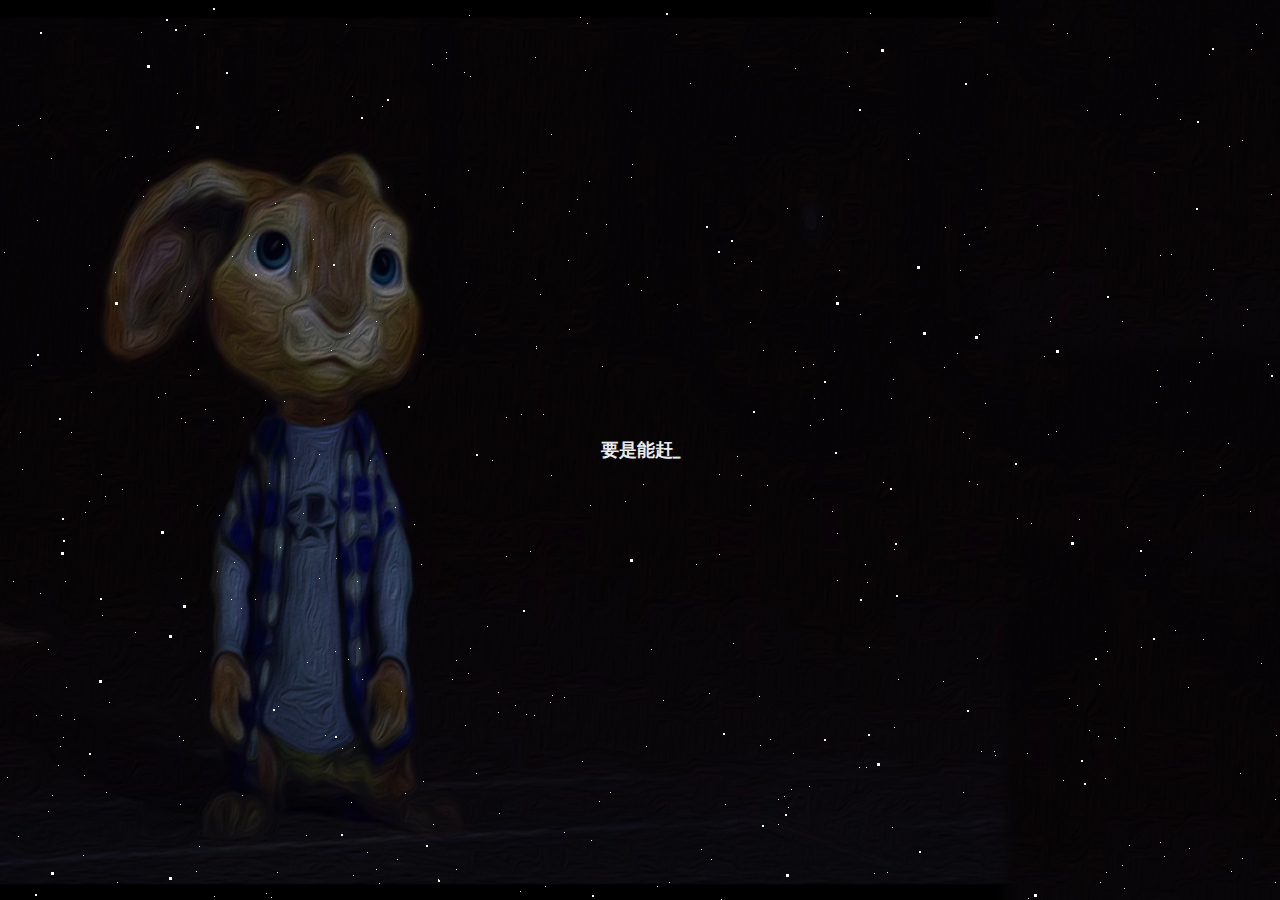
<file: Mei/index/index.html>
<!DOCTYPE html>
<html lang="en" >
<head>
<meta charset="UTF-8">
<title>Happy Birthday MyGirl</title>
<link rel="stylesheet" href="static/css/style.css">
<script src="static/jquery.min.js"></script>
<meta name="viewport" content="width=device-width, initial-scale=1.0, maximum-scale=1.0, user-scalable=no">
<link rel="stylesheet" href="css/style.css">
</head>
<body >
<div class="container">
<div id="text" style="font-weight: bold;color: #ebebeb;font-size: 18px;" ></div>
</div>
<!-- <button id="ag" style="display: none;"  class="button" onclick="javascrtpt:window.location.href='../theRabbit/index.html'">小可爱才能点的按钮！</button> -->
<div id="nc-main" class="nc-main bg-cover bg-cc">
	<div class="full-wh">
		<div class="bg-animation">
			<div id='stars'></div>
			<div id='stars2'></div>
			<div id='stars3'></div>
			<div id='stars4'></div>
		</div>
	</div>
</div>
</body>
<script>
  let divTyping = document.getElementById('text')
  let i = 0,
    timer = 0,
	str = '要是能赶快把礼物送到梅梅公主的手里就好了</br>';
	str += '小免了快步走在去梅梅公主家的路上...</br>';
	str += '听说那只叫蠢蛋子的大灰狼早就送出了礼物</br>';
	str += '可是梅梅公主不喜欢</br>';
	str += '我就说嘛，哪有生日还没到就送礼物的</br>';
	str += '一点都不真诚</br>';
	str += '公主一定会最喜欢我送的礼物的</br>';
	str += '小免了得意的想着。</br>';
	str += '</br>';
	str += '穿过这片森林就是梅梅公主的家啦</br>';
	str += '小免了的步伐越来越快</br>';
	str += '它总觉得身后有一个黑影一直跟着它</br>';
	str += '回头看时却只有零散的几棵枯树和崎岖的山路</br>';
	str += '小免了不安的继续向前加快了步伐</br>';
	str += '突然!!!</br>';
  function typing () {
    if (i <= str.length) {
      divTyping.innerHTML = str.slice(0, i++) + '_'
      timer = setTimeout(typing, 150)
    }else {
      divTyping.innerHTML = str//结束打字,移除 _ 光标
      clearTimeout(timer)
	  /* $("#ag").show(); */
	   window.location.href='../theRabbit/index.html';
    }
  }
  typing();
</script>
</html>
</file>
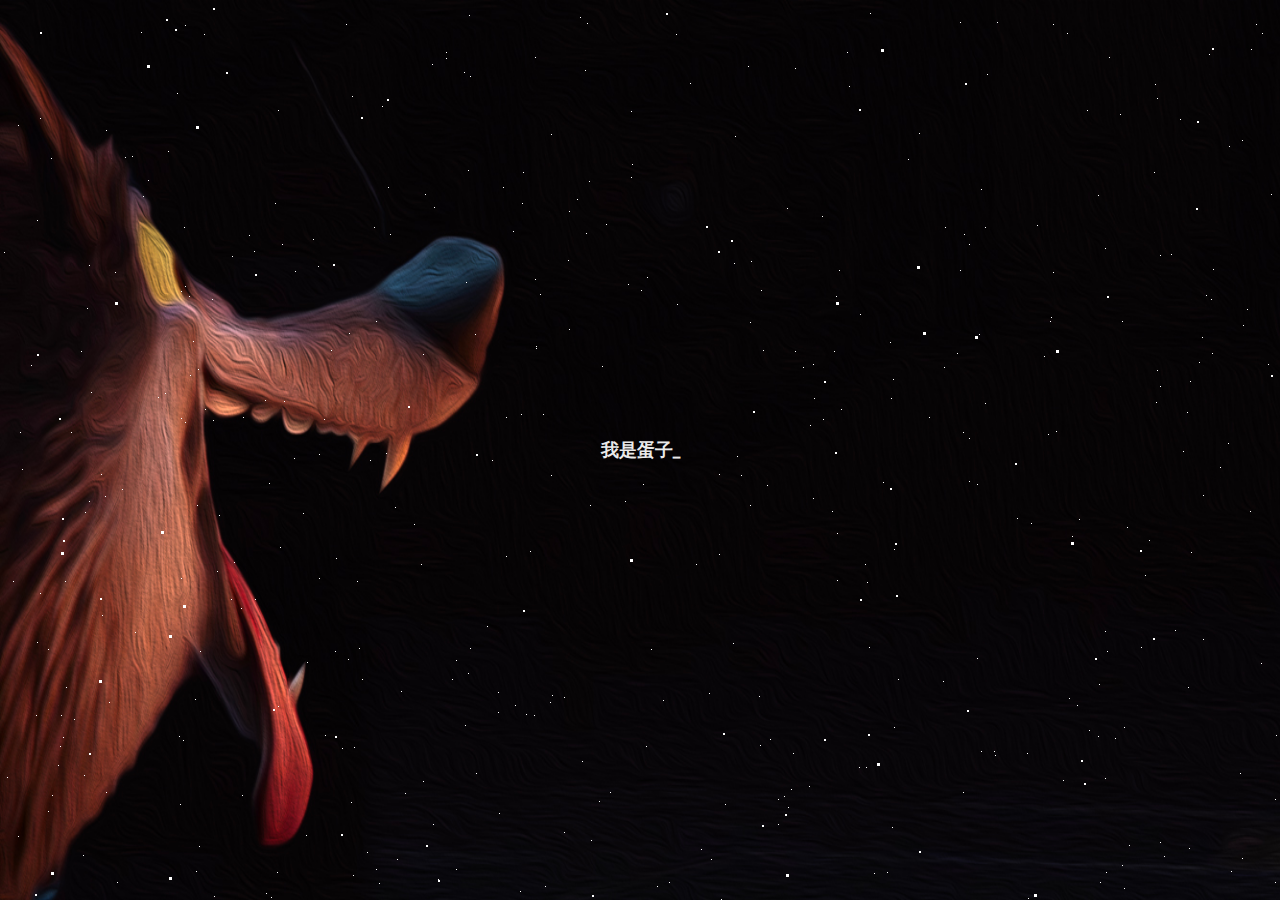
<file: Mei/RabbitEnd/index.html>
<!DOCTYPE html>
<html lang="en" >
<head>
<meta charset="UTF-8">
<title>Happy Birthday MyGirl</title>
<link rel="stylesheet" href="static/css/style.css">
<script src="static/jquery.min.js"></script>
<meta name="viewport" content="width=device-width, initial-scale=1.0, maximum-scale=1.0, user-scalable=no">
<link rel="stylesheet" href="css/style.css">
</head>
<body >
<div class="container">
<div id="text" style="font-weight: bold;color: #eaeaea;font-size: 18px;" ></div>
</div>
<div id="nc-main" class="nc-main bg-cover bg-cc">
	<div class="full-wh">
		<div class="bg-animation">
			<div id='stars'></div>
			<div id='stars2'></div>
			<div id='stars3'></div>
			<div id='stars4'></div>
		</div>
	</div>
</div>
</body>
<script>
  let divTyping = document.getElementById('text')
  let i = 0,
    timer = 0,
    str =  '我是蛋子</br>';
    str += '这些天我就琢磨</br>';
	str += '梅梅过生日应该送什么礼物</br>';
	str += '之前买的项链梅梅一点都不喜欢</br>';
    str += '刚才看到小免了刚从礼物店走出来</br>';
    str += '我本想让他帮我出出主意</br>';
	str += '谁知道这货看见我撒丫子就跑</br>';
	str += '眼看都要跑到梅梅家了</br>';
	str += '对不住了小免了!</br>';
	str += '就让我把你和礼物</br>';
	str += '一起送给梅梅公主叭!!!</br>';
	str += '哈哈哈哈哈哈哈哈嗝——</br>';
  function typing () {
    if (i <= str.length) {
      divTyping.innerHTML = str.slice(0, i++) + '_'
      timer = setTimeout(typing, 150)
    }else {
      divTyping.innerHTML = str//结束打字,移除 _ 光标
      clearTimeout(timer)
	  window.location.href='../success/index.html';
    }
  }
  typing();
</script>
</html>
</file>
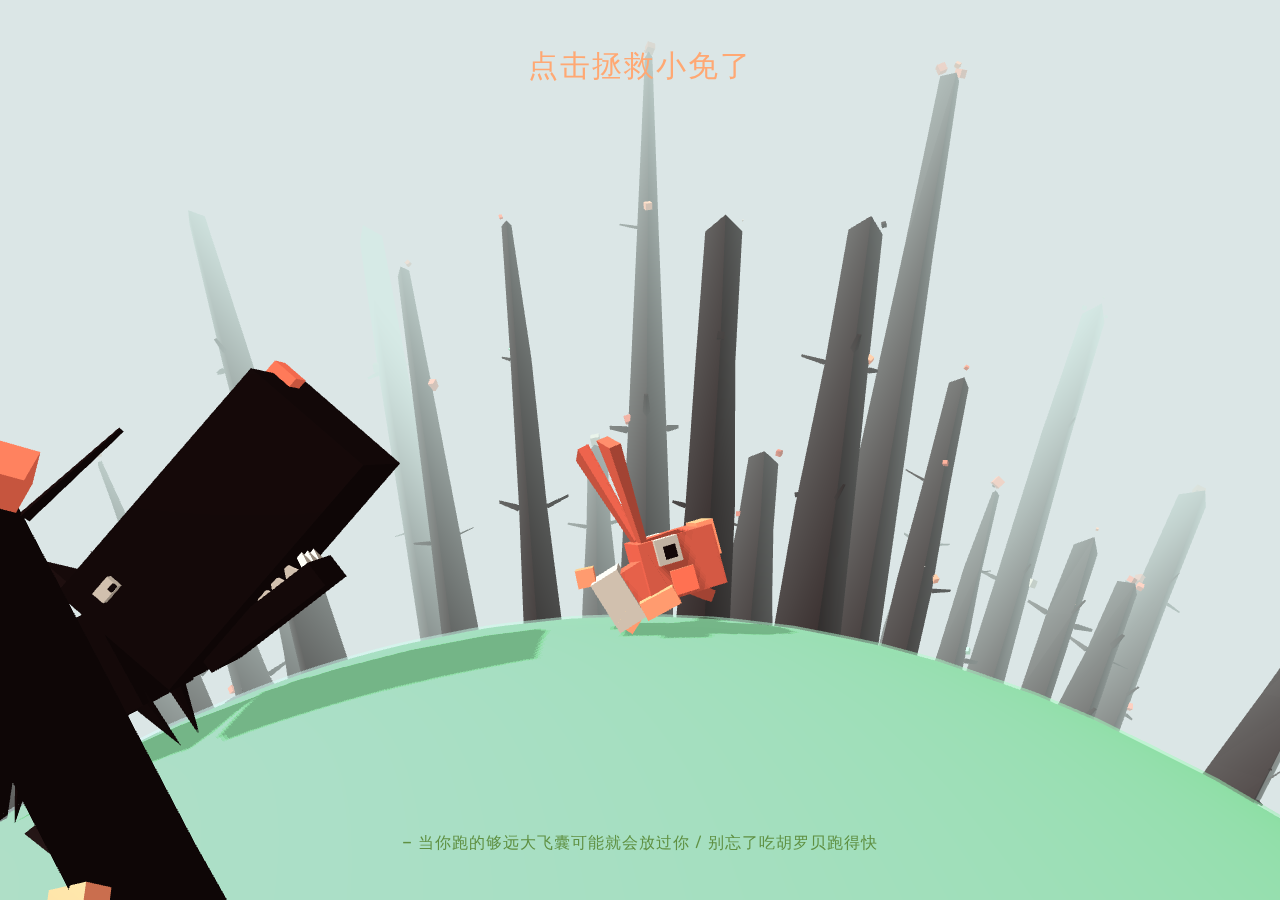
<file: Mei/theRabbit/index.html>
<!DOCTYPE html>
<html >
<head>
<meta charset="UTF-8">
<title>Happy Birthday MyGirl</title>
<link rel="stylesheet" href="css/reset.min.css">
<link rel="stylesheet" href="css/style.css">
</head>

<body>

<div id="world" />
<div id="gameoverInstructions" style="color: blueviolet;">礼物交出来！</div>
<div id="dist">
  <div class="label" style="font-size: 30px;">点击拯救小免了</div>
  <div id="distValue" hidden="hidden"></div>
</div>
<div id="instructions"><span class="lightInstructions"> — 当你跑的够远大飞囊可能就会放过你 / 别忘了吃胡罗贝跑得快</span></div>

<script src='js/three.js'></script> 
<script src='js/TweenMax.min.js'></script> 
<script src='js/OrbitControls.js'></script> 
<script src="index.js"></script>

</body>
</html>
</file>
<file: Mei/index/static/css/style.css>
@import url("9fa2c27557c94ca8b3f3791a78ff795c.css");
body {
  margin: 0;
  font-family: "Lato", sans-serif;
  display: flex;
  align-items: center;
  justify-content: center;
  height: 100vh;
  background: #000000;
  background-image: url(../../img/background.jpg);
  background-size:100% 100%;
}
.container {
  width: 400px;
  height: 200px;
  display: flex;
  justify-content: center;
  align-items: center;
}

button {
  outline: 0;
  border: 0;
  text-transform: uppercase;
  font-weight: 900;
  letter-spacing: 2px;
  cursor: pointer;
  position: relative;
}

.button {
  padding: 15px;
  color: white;
  font-size: 1em;
  border-radius: 10px;
  border: 1px solid #f27b9b;
  background: linear-gradient(to right, #f27b9b 70%, #eb7132);
  transition: transform 0.2s cubic-bezier(0, 0, 0.7, 1);
}
.button:before {
  z-index: -1;
  position: absolute;
  top: 0;
  right: 0;
  bottom: 0;
  left: 0;
  content: "";
  width: 98%;
  height: 98%;
  position: absolute;
  background: white;
  transform: translate3d(0.5em, 0.5em, 1em);
  border-radius: 10px;
  border: 2px solid #f27b9b;
  box-shadow: 5px 5px 0 1px rgba(235, 113, 50, 0.8);
  transition: transform 0.2s cubic-bezier(0, 0, 0.7, 1);
}
.button:before:active {
  z-index: -1;
}
.button:hover {
  transition: all 0.1s cubic-bezier(0, 0, 0.7, 1);
  top: 4px;
  left: 3.5px;
}
.button:hover:before {
  box-shadow: 4px 4px 0 1px rgba(235, 113, 50, 0.4);
  top: -5.5px;
  left: -4.7px;
}
.button:active {
  box-shadow: 0px 0px 0px 0px;
  top: 5px;
  left: 5px;
  background: #f06489;
}
.button:active:before {
  transition: all 0.1s cubic-bezier(0, 0, 0.7, 1);
  box-shadow: 0px 0px 0px 0px;
  top: -5.5px;
  left: -4.7px;
  border: 1px solid #f06489;
}
</file>
<file: Mei/index/css/style.css>
*{margin:0;padding:0;list-style-type:none;}

#nc-main {
    position: relative;
    height: 100vh;
    overflow-x: hidden;
    -webkit-box-shadow: 0 0 30px #241d20;
    box-shadow: 0 0 30px #241d20;
    -webkit-transition: -webkit-transform 0.4s;
    transition: -webkit-transform 0.4s;
    transition: transform 0.4s;
    transition: transform 0.4s, -webkit-transform 0.4s;
	pointer-events: none;
}


.full-wh {
    position: absolute;
    top: 0px;
    left: 0px;
    bottom: 0px;
    width: 100%;
}

.bg-animation {
    position: fixed;
    top: 0;
    left: 0;
    width: 100%;
    height: 100%;
}


.bg-animation{
  position: fixed;
  top: 0;
  left: 0;
  width: 100%;
  height: 100%;
}
#stars {
  width: 1px;
  height: 1px;
  background: transparent;
  box-shadow: 117px 1613px #FFF , 1488px 635px #FFF , 944px 914px #FFF , 647px 277px #FFF , 1792px 1205px #FFF , 656px 1517px #FFF , 820px 1839px #FFF , 1153px 1400px #FFF , 870px 13px #FFF , 550px 702px #FFF , 1155px 1056px #FFF , 88px 1709px #FFF , 1450px 1090px #FFF , 1929px 457px #FFF , 1390px 905px #FFF , 1771px 269px #FFF , 1741px 669px #FFF , 432px 64px #FFF , 563px 996px #FFF , 1918px 1873px #FFF , 1845px 1211px #FFF , 231px 1503px #FFF , 37px 220px #FFF , 1970px 495px #FFF , 1812px 925px #FFF , 67px 1398px #FFF , 535px 279px #FFF , 1837px 829px #FFF , 1945px 685px #FFF , 1677px 1817px #FFF , 1317px 1415px #FFF , 1785px 905px #FFF , 1787px 1554px #FFF , 802px 1296px #FFF , 512px 1101px #FFF , 583px 1364px #FFF , 336px 558px #FFF , 979px 334px #FFF , 106px 792px #FFF , 204px 34px #FFF , 1845px 1763px #FFF , 445px 1599px #FFF , 386px 453px #FFF , 471px 952px #FFF , 1466px 1676px #FFF , 1885px 303px #FFF , 51px 1717px #FFF , 1211px 299px #FFF , 1546px 1887px #FFF , 1067px 33px #FFF , 1088px 1326px #FFF , 1938px 760px #FFF , 470px 648px #FFF , 1213px 269px #FFF , 1767px 78px #FFF , 977px 976px #FFF , 1926px 175px #FFF , 722px 1512px #FFF , 945px 227px #FFF , 1811px 99px #FFF , 1912px 1406px #FFF , 1602px 1243px #FFF , 610px 449px #FFF , 654px 1393px #FFF , 1930px 1193px #FFF , 258px 1184px #FFF , 89px 265px #FFF , 824px 1494px #FFF , 1506px 1435px #FFF , 1027px 753px #FFF , 1px 1197px #FFF , 530px 1161px #FFF , 864px 1555px #FFF , 1610px 1604px #FFF , 1035px 1114px #FFF , 1456px 133px #FFF , 1196px 1253px #FFF , 361px 1037px #FFF , 834px 351px #FFF , 436px 1676px #FFF , 1194px 1007px #FFF , 1141px 647px #FFF , 319px 454px #FFF , 937px 1769px #FFF , 1872px 1013px #FFF , 733px 643px #FFF , 1250px 511px #FFF , 189px 296px #FFF , 1639px 163px #FFF , 1584px 336px #FFF , 1912px 1343px #FFF , 1298px 1307px #FFF , 1750px 902px #FFF , 1129px 845px #FFF , 1899px 1470px #FFF , 1427px 232px #FFF , 1391px 838px #FFF , 1225px 1819px #FFF , 190px 1366px #FFF , 1865px 518px #FFF , 203px 1383px #FFF , 1455px 614px #FFF , 423px 354px #FFF , 1678px 1790px #FFF , 241px 608px #FFF , 1089px 730px #FFF , 1342px 38px #FFF , 1848px 249px #FFF , 1874px 1785px #FFF , 1040px 1837px #FFF , 751px 261px #FFF , 510px 1975px #FFF , 52px 795px #FFF , 1786px 1310px #FFF , 498px 712px #FFF , 190px 375px #FFF , 1341px 722px #FFF , 43px 1394px #FFF , 1821px 1687px #FFF , 106px 130px #FFF , 1717px 1978px #FFF , 168px 151px #FFF , 183px 740px #FFF , 945px 1381px #FFF , 669px 1170px #FFF , 1285px 1816px #FFF , 110px 1217px #FFF , 1623px 813px #FFF , 869px 647px #FFF , 867px 582px #FFF , 735px 1240px #FFF , 519px 1896px #FFF , 132px 156px #FFF , 1649px 193px #FFF , 241px 1109px #FFF , 643px 484px #FFF , 574px 1282px #FFF , 1952px 564px #FFF , 1978px 145px #FFF , 329px 903px #FFF , 1674px 617px #FFF , 1978px 558px #FFF , 1808px 1715px #FFF , 1526px 1238px #FFF , 475px 1330px #FFF , 810px 425px #FFF , 1709px 634px #FFF , 1658px 336px #FFF , 425px 194px #FFF , 352px 96px #FFF , 148px 180px #FFF , 1139px 1046px #FFF , 1809px 1233px #FFF , 1669px 171px #FFF , 263px 1394px #FFF , 534px 715px #FFF , 396px 1008px #FFF , 589px 1445px #FFF , 1190px 381px #FFF , 1709px 279px #FFF , 520px 891px #FFF , 1136px 1867px #FFF , 1280px 1233px #FFF , 836px 296px #FFF , 1348px 646px #FFF , 1539px 913px #FFF , 423px 781px #FFF , 1271px 1805px #FFF , 696px 564px #FFF , 1549px 804px #FFF , 303px 1555px #FFF , 1449px 1903px #FFF , 66px 687px #FFF , 1164px 856px #FFF , 1958px 1326px #FFF , 125px 157px #FFF , 508px 1669px #FFF , 465px 725px #FFF , 1925px 1440px #FFF , 405px 793px #FFF , 278px 110px #FFF , 1084px 1065px #FFF , 1077px 705px #FFF , 663px 1844px #FFF , 734px 263px #FFF , 870px 1761px #FFF , 103px 1169px #FFF , 1506px 1295px #FFF , 1883px 926px #FFF , 335px 1361px #FFF , 1126px 1284px #FFF , 257px 1165px #FFF , 837px 580px #FFF , 1211px 1362px #FFF , 1137px 1380px #FFF , 135px 632px #FFF , 1491px 1965px #FFF , 1098px 195px #FFF , 506px 417px #FFF , 693px 1243px #FFF , 622px 1862px #FFF , 1412px 1343px #FFF , 948px 1894px #FFF , 1315px 1363px #FFF , 754px 1098px #FFF , 1931px 930px #FFF , 1831px 342px #FFF , 1751px 1839px #FFF , 84px 775px #FFF , 1662px 1488px #FFF , 617px 1769px #FFF , 1869px 1292px #FFF , 963px 432px #FFF , 371px 1114px #FFF , 37px 642px #FFF , 21px 1184px #FFF , 602px 366px #FFF , 414px 524px #FFF , 282px 244px #FFF , 1689px 868px #FFF , 943px 681px #FFF , 898px 679px #FFF , 449px 1774px #FFF , 1678px 1313px #FFF , 475px 1811px #FFF , 1146px 1509px #FFF , 1151px 1863px #FFF , 1617px 846px #FFF , 82px 1077px #FFF , 324px 1317px #FFF , 1516px 885px #FFF , 1706px 1526px #FFF , 1925px 1180px #FFF , 553px 967px #FFF , 1072px 536px #FFF , 1715px 1816px #FFF , 185px 286px #FFF , 1362px 1600px #FFF , 628px 1938px #FFF , 1187px 412px #FFF , 569px 211px #FFF , 1959px 1356px #FFF , 1571px 105px #FFF , 319px 1111px #FFF , 36px 1364px #FFF , 502px 1788px #FFF , 1051px 1993px #FFF , 1617px 773px #FFF , 424px 1507px #FFF , 1623px 1955px #FFF , 307px 662px #FFF , 183px 1048px #FFF , 1919px 1453px #FFF , 1006px 1817px #FFF , 468px 673px #FFF , 1142px 1375px #FFF , 1228px 443px #FFF , 1734px 552px #FFF , 20px 1041px #FFF , 1783px 334px #FFF , 98px 1237px #FFF , 1356px 1940px #FFF , 853px 1779px #FFF , 1910px 560px #FFF , 1174px 1656px #FFF , 110px 1724px #FFF , 542px 1771px #FFF , 1758px 1931px #FFF , 1463px 1401px #FFF , 1155px 84px #FFF , 1504px 835px #FFF , 750px 322px #FFF , 407px 1900px #FFF , 1600px 1141px #FFF , 657px 886px #FFF , 526px 714px #FFF , 18px 836px #FFF , 1546px 1548px #FFF , 22px 469px #FFF , 594px 1466px #FFF , 1160px 1078px #FFF , 627px 1055px #FFF , 195px 699px #FFF , 1099px 684px #FFF , 530px 551px #FFF , 1160px 1325px #FFF , 894px 727px #FFF , 1157px 98px #FFF , 136px 1483px #FFF , 1875px 1975px #FFF , 1803px 566px #FFF , 318px 1073px #FFF , 1866px 1656px #FFF , 543px 414px #FFF , 719px 474px #FFF , 1115px 738px #FFF , 353px 875px #FFF , 184px 1938px #FFF , 1854px 1534px #FFF , 420px 1698px #FFF , 1480px 1550px #FFF , 522px 203px #FFF , 1897px 1904px #FFF , 975px 1708px #FFF , 1774px 602px #FFF , 1908px 274px #FFF , 61px 715px #FFF , 983px 1156px #FFF , 326px 1013px #FFF , 641px 290px #FFF , 1522px 120px #FFF , 405px 1637px #FFF , 1021px 1099px #FFF , 631px 1145px #FFF , 982px 1967px #FFF , 200px 651px #FFF , 795px 351px #FFF , 790px 1082px #FFF , 144px 1572px #FFF , 1542px 901px #FFF , 158px 1524px #FFF , 849px 1843px #FFF , 1807px 203px #FFF , 1747px 45px #FFF , 1603px 1738px #FFF , 617px 1966px #FFF , 342px 748px #FFF , 1779px 1173px #FFF , 1428px 152px #FFF , 589px 1998px #FFF , 1940px 1838px #FFF , 115px 272px #FFF , 1217px 1395px #FFF , 1402px 1491px #FFF , 1833px 1814px #FFF , 243px 966px #FFF , 319px 578px #FFF , 813px 364px #FFF , 669px 882px #FFF , 551px 134px #FFF , 1819px 920px #FFF , 740px 1826px #FFF , 1021px 952px #FFF , 1575px 453px #FFF , 324px 419px #FFF , 929px 417px #FFF , 885px 1112px #FFF , 503px 187px #FFF , 1908px 362px #FFF , 1063px 1601px #FFF , 169px 1792px #FFF , 789px 963px #FFF , 1697px 948px #FFF , 1761px 1810px #FFF , 1844px 1591px #FFF , 1709px 949px #FFF , 1402px 1396px #FFF , 1037px 225px #FFF , 1832px 518px #FFF , 1728px 1782px #FFF , 194px 1421px #FFF , 1395px 742px #FFF , 1478px 1325px #FFF , 40px 593px #FFF , 1732px 117px #FFF , 51px 158px #FFF , 1598px 1672px #FFF , 701px 849px #FFF , 1403px 1979px #FFF , 145px 1414px #FFF , 550px 906px #FFF , 1366px 460px #FFF , 142px 1379px #FFF , 34px 1864px #FFF , 1346px 308px #FFF , 293px 998px #FFF , 21px 1868px #FFF , 540px 1033px #FFF , 60px 746px #FFF , 1602px 1476px #FFF , 180px 804px #FFF , 345px 1982px #FFF , 1439px 640px #FFF , 939px 1834px #FFF , 20px 432px #FFF , 492px 1549px #FFF , 109px 1579px #FFF , 1796px 1403px #FFF , 1079px 519px #FFF , 1664px 389px #FFF , 1627px 1061px #FFF , 823px 419px #FFF , 1399px 1882px #FFF , 1906px 344px #FFF , 1189px 848px #FFF , 117px 882px #FFF , 1262px 33px #FFF , 1048px 434px #FFF , 1208px 1309px #FFF , 1616px 408px #FFF , 1833px 853px #FFF , 1433px 1656px #FFF , 811px 1861px #FFF , 439px 1672px #FFF , 1105px 248px #FFF , 328px 1652px #FFF , 13px 1658px #FFF , 685px 987px #FFF , 985px 403px #FFF , 1664px 1206px #FFF , 1993px 1925px #FFF , 440px 917px #FFF , 1835px 319px #FFF , 1404px 1907px #FFF , 624px 1443px #FFF , 843px 954px #FFF , 478px 1567px #FFF , 895px 1602px #FFF , 1231px 871px #FFF , 1267px 1646px #FFF , 475px 334px #FFF , 784px 796px #FFF , 1294px 199px #FFF , 109px 702px #FFF , 1978px 362px #FFF , 291px 940px #FFF , 971px 1343px #FFF , 74px 719px #FFF , 36px 715px #FFF , 1007px 1423px #FFF , 860px 314px #FFF , 631px 177px #FFF , 1900px 1590px #FFF , 1239px 1348px #FFF , 1346px 1270px #FFF , 1934px 1475px #FFF , 1553px 559px #FFF , 588px 1969px #FFF , 670px 1269px #FFF , 1484px 376px #FFF , 20px 1424px #FFF , 1396px 8px #FFF , 969px 244px #FFF , 1807px 538px #FFF , 1873px 891px #FFF , 636px 1142px #FFF , 1474px 1562px #FFF , 763px 350px #FFF , 663px 700px #FFF , 500px 1469px #FFF , 1302px 722px #FFF , 181px 291px #FFF , 266px 893px #FFF , 1403px 654px #FFF , 492px 460px #FFF , 1503px 1369px #FFF , 23px 1662px #FFF , 349px 333px #FFF , 1435px 1017px #FFF , 1441px 705px #FFF , 1708px 1446px #FFF , 1041px 911px #FFF , 1063px 780px #FFF , 1158px 1356px #FFF , 767px 1454px #FFF , 1912px 797px #FFF , 1731px 1759px #FFF , 1378px 1390px #FFF , 1815px 1364px #FFF , 960px 270px #FFF , 1343px 427px #FFF , 275px 203px #FFF , 1319px 1092px #FFF , 1455px 770px #FFF , 283px 1503px #FFF , 1505px 901px #FFF , 1738px 1561px #FFF , 1526px 1935px #FFF , 1757px 669px #FFF , 1640px 620px #FFF , 1750px 722px #FFF , 748px 66px #FFF , 1149px 540px #FFF , 159px 953px #FFF , 200px 1426px #FFF , 515px 1110px #FFF , 1552px 737px #FFF , 1094px 1459px #FFF , 778px 799px #FFF , 1031px 523px #FFF , 743px 1825px #FFF , 1100px 882px #FFF , 1088px 1836px #FFF , 255px 599px #FFF , 67px 1361px #FFF , 247px 1721px #FFF , 1722px 346px #FFF , 1822px 155px #FFF , 452px 1973px #FFF , 415px 1960px #FFF , 1109px 57px #FFF , 273px 1392px #FFF , 404px 1071px #FFF , 1212px 353px #FFF , 370px 460px #FFF , 795px 1523px #FFF , 1932px 340px #FFF , 51px 1473px #FFF , 1268px 364px #FFF , 1512px 1862px #FFF , 1678px 1801px #FFF , 1796px 579px #FFF , 254px 251px #FFF , 1466px 1717px #FFF , 893px 379px #FFF , 1153px 923px #FFF , 913px 1808px #FFF , 791px 789px #FFF , 417px 1924px #FFF , 1336px 1599px #FFF , 1695px 908px #FFF , 1120px 114px #FFF , 493px 1949px #FFF , 68px 1905px #FFF , 969px 481px #FFF , 1420px 1095px #FFF , 800px 1117px #FFF , 390px 234px #FFF , 356px 1644px #FFF , 1098px 1486px #FFF , 1360px 521px #FFF , 149px 1198px #FFF , 354px 747px #FFF , 1749px 487px #FFF , 470px 76px #FFF , 1672px 289px #FFF , 1731px 545px #FFF , 1547px 1590px #FFF , 498px 692px #FFF , 398px 1592px #FFF , 1846px 1237px #FFF , 1537px 1474px #FFF , 1726px 1374px #FFF , 1922px 858px #FFF , 376px 321px #FFF , 985px 227px #FFF , 234px 1421px #FFF , 760px 745px #FFF , 1990px 1132px #FFF , 1560px 1597px #FFF , 338px 1310px #FFF , 1924px 1664px #FFF , 547px 1747px #FFF , 1639px 1282px #FFF , 1202px 337px #FFF , 1985px 779px #FFF , 737px 456px #FFF , 89px 501px #FFF , 963px 792px #FFF , 655px 1447px #FFF , 1492px 1994px #FFF , 1171px 254px #FFF , 892px 827px #FFF , 1735px 442px #FFF , 1474px 1187px #FFF , 846px 1518px #FFF , 557px 1805px #FFF , 738px 945px #FFF , 795px 68px #FFF , 663px 1956px #FFF , 1607px 290px #FFF , 1524px 15px #FFF , 1097px 1911px #FFF , 157px 1939px #FFF , 935px 1065px #FFF , 1809px 1708px #FFF , 164px 1157px #FFF , 83px 855px #FFF , 625px 501px #FFF , 814px 398px #FFF , 552px 695px #FFF , 597px 1546px #FFF , 1237px 1417px #FFF , 628px 284px #FFF , 866px 767px #FFF , 1403px 1394px #FFF , 765px 1563px #FFF , 1648px 109px #FFF , 1205px 1659px #FFF , 921px 1313px #FFF , 1319px 243px #FFF , 18px 125px #FFF , 7px 777px #FFF , 181px 418px #FFF , 1062px 1892px #FFF , 382px 106px #FFF , 994px 751px #FFF , 964px 234px #FFF , 40px 118px #FFF , 278px 706px #FFF , 1540px 1978px #FFF , 425px 1661px #FFF , 1050px 321px #FFF , 735px 1729px #FFF , 1438px 260px #FFF , 1229px 1109px #FFF , 186px 1041px #FFF , 244px 1184px #FFF , 392px 1472px #FFF , 670px 1249px #FFF , 1260px 1443px #FFF , 1977px 1511px #FFF , 1240px 773px #FFF , 303px 513px #FFF , 63px 1530px #FFF , 610px 792px #FFF , 1987px 1647px #FFF , 676px 1597px #FFF , 1740px 1244px #FFF , 816px 1661px #FFF , 351px 802px #FFF , 252px 1082px #FFF , 31px 365px #FFF , 1453px 984px #FFF , 667px 1233px #FFF , 1247px 1800px #FFF , 839px 270px #FFF , 775px 913px #FFF , 1966px 1398px #FFF , 499px 813px #FFF , 922px 1982px #FFF , 1409px 1902px #FFF , 1499px 1766px #FFF , 721px 899px #FFF , 788px 807px #FFF , 989px 1355px #FFF , 1248px 1274px #FFF , 849px 1091px #FFF , 1799px 1036px #FFF , 1486px 700px #FFF , 170px 1989px #FFF , 1275px 799px #FFF , 772px 2000px #FFF , 1642px 362px #FFF , 216px 940px #FFF , 1893px 281px #FFF , 1944px 1298px #FFF , 1294px 400px #FFF , 1523px 441px #FFF , 1829px 340px #FFF , 468px 170px #FFF , 1099px 967px #FFF , 1331px 665px #FFF , 1174px 1553px #FFF , 1567px 325px #FFF , 1028px 1399px #FFF , 781px 1451px #FFF , 1912px 1954px #FFF , 874px 873px #FFF , 1298px 1722px #FFF , 1879px 706px #FFF , 57px 1221px #FFF , 1116px 1432px #FFF , 48px 811px #FFF , 101px 916px #FFF , 677px 304px #FFF , 1203px 639px #FFF , 1391px 199px #FFF , 1895px 1988px #FFF , 1462px 1023px #FFF , 1216px 1751px #FFF , 1261px 663px #FFF , 1290px 1119px #FFF , 137px 1793px #FFF , 1052px 1470px #FFF , 1561px 226px #FFF , 1156px 402px #FFF , 709px 693px #FFF , 1040px 1911px #FFF , 1624px 1115px #FFF , 551px 475px #FFF , 416px 1090px #FFF , 1183px 451px #FFF , 58px 765px #FFF , 743px 1016px #FFF , 198px 369px #FFF , 1645px 1503px #FFF , 997px 22px #FFF , 1447px 1323px #FFF , 379px 883px #FFF , 1171px 1195px #FFF , 919px 133px #FFF , 1400px 517px #FFF , 725px 804px #FFF , 1600px 699px #FFF , 357px 581px #FFF , 266px 1713px #FFF , 848px 1749px #FFF , 1963px 1045px #FFF , 119px 1136px #FFF;
  -webkit-animation: animStar 50s linear infinite;
  -moz-animation: animStar 50s linear infinite;
  -ms-animation: animStar 50s linear infinite;
  animation: animStar 50s linear infinite;
}
#stars:after {
  content: " ";
  position: absolute;
  top: 2000px;
  width: 1px;
  height: 1px;
  background: transparent;
  box-shadow: 117px 1613px #FFF , 1488px 635px #FFF , 944px 914px #FFF , 647px 277px #FFF , 1792px 1205px #FFF , 656px 1517px #FFF , 820px 1839px #FFF , 1153px 1400px #FFF , 870px 13px #FFF , 550px 702px #FFF , 1155px 1056px #FFF , 88px 1709px #FFF , 1450px 1090px #FFF , 1929px 457px #FFF , 1390px 905px #FFF , 1771px 269px #FFF , 1741px 669px #FFF , 432px 64px #FFF , 563px 996px #FFF , 1918px 1873px #FFF , 1845px 1211px #FFF , 231px 1503px #FFF , 37px 220px #FFF , 1970px 495px #FFF , 1812px 925px #FFF , 67px 1398px #FFF , 535px 279px #FFF , 1837px 829px #FFF , 1945px 685px #FFF , 1677px 1817px #FFF , 1317px 1415px #FFF , 1785px 905px #FFF , 1787px 1554px #FFF , 802px 1296px #FFF , 512px 1101px #FFF , 583px 1364px #FFF , 336px 558px #FFF , 979px 334px #FFF , 106px 792px #FFF , 204px 34px #FFF , 1845px 1763px #FFF , 445px 1599px #FFF , 386px 453px #FFF , 471px 952px #FFF , 1466px 1676px #FFF , 1885px 303px #FFF , 51px 1717px #FFF , 1211px 299px #FFF , 1546px 1887px #FFF , 1067px 33px #FFF , 1088px 1326px #FFF , 1938px 760px #FFF , 470px 648px #FFF , 1213px 269px #FFF , 1767px 78px #FFF , 977px 976px #FFF , 1926px 175px #FFF , 722px 1512px #FFF , 945px 227px #FFF , 1811px 99px #FFF , 1912px 1406px #FFF , 1602px 1243px #FFF , 610px 449px #FFF , 654px 1393px #FFF , 1930px 1193px #FFF , 258px 1184px #FFF , 89px 265px #FFF , 824px 1494px #FFF , 1506px 1435px #FFF , 1027px 753px #FFF , 1px 1197px #FFF , 530px 1161px #FFF , 864px 1555px #FFF , 1610px 1604px #FFF , 1035px 1114px #FFF , 1456px 133px #FFF , 1196px 1253px #FFF , 361px 1037px #FFF , 834px 351px #FFF , 436px 1676px #FFF , 1194px 1007px #FFF , 1141px 647px #FFF , 319px 454px #FFF , 937px 1769px #FFF , 1872px 1013px #FFF , 733px 643px #FFF , 1250px 511px #FFF , 189px 296px #FFF , 1639px 163px #FFF , 1584px 336px #FFF , 1912px 1343px #FFF , 1298px 1307px #FFF , 1750px 902px #FFF , 1129px 845px #FFF , 1899px 1470px #FFF , 1427px 232px #FFF , 1391px 838px #FFF , 1225px 1819px #FFF , 190px 1366px #FFF , 1865px 518px #FFF , 203px 1383px #FFF , 1455px 614px #FFF , 423px 354px #FFF , 1678px 1790px #FFF , 241px 608px #FFF , 1089px 730px #FFF , 1342px 38px #FFF , 1848px 249px #FFF , 1874px 1785px #FFF , 1040px 1837px #FFF , 751px 261px #FFF , 510px 1975px #FFF , 52px 795px #FFF , 1786px 1310px #FFF , 498px 712px #FFF , 190px 375px #FFF , 1341px 722px #FFF , 43px 1394px #FFF , 1821px 1687px #FFF , 106px 130px #FFF , 1717px 1978px #FFF , 168px 151px #FFF , 183px 740px #FFF , 945px 1381px #FFF , 669px 1170px #FFF , 1285px 1816px #FFF , 110px 1217px #FFF , 1623px 813px #FFF , 869px 647px #FFF , 867px 582px #FFF , 735px 1240px #FFF , 519px 1896px #FFF , 132px 156px #FFF , 1649px 193px #FFF , 241px 1109px #FFF , 643px 484px #FFF , 574px 1282px #FFF , 1952px 564px #FFF , 1978px 145px #FFF , 329px 903px #FFF , 1674px 617px #FFF , 1978px 558px #FFF , 1808px 1715px #FFF , 1526px 1238px #FFF , 475px 1330px #FFF , 810px 425px #FFF , 1709px 634px #FFF , 1658px 336px #FFF , 425px 194px #FFF , 352px 96px #FFF , 148px 180px #FFF , 1139px 1046px #FFF , 1809px 1233px #FFF , 1669px 171px #FFF , 263px 1394px #FFF , 534px 715px #FFF , 396px 1008px #FFF , 589px 1445px #FFF , 1190px 381px #FFF , 1709px 279px #FFF , 520px 891px #FFF , 1136px 1867px #FFF , 1280px 1233px #FFF , 836px 296px #FFF , 1348px 646px #FFF , 1539px 913px #FFF , 423px 781px #FFF , 1271px 1805px #FFF , 696px 564px #FFF , 1549px 804px #FFF , 303px 1555px #FFF , 1449px 1903px #FFF , 66px 687px #FFF , 1164px 856px #FFF , 1958px 1326px #FFF , 125px 157px #FFF , 508px 1669px #FFF , 465px 725px #FFF , 1925px 1440px #FFF , 405px 793px #FFF , 278px 110px #FFF , 1084px 1065px #FFF , 1077px 705px #FFF , 663px 1844px #FFF , 734px 263px #FFF , 870px 1761px #FFF , 103px 1169px #FFF , 1506px 1295px #FFF , 1883px 926px #FFF , 335px 1361px #FFF , 1126px 1284px #FFF , 257px 1165px #FFF , 837px 580px #FFF , 1211px 1362px #FFF , 1137px 1380px #FFF , 135px 632px #FFF , 1491px 1965px #FFF , 1098px 195px #FFF , 506px 417px #FFF , 693px 1243px #FFF , 622px 1862px #FFF , 1412px 1343px #FFF , 948px 1894px #FFF , 1315px 1363px #FFF , 754px 1098px #FFF , 1931px 930px #FFF , 1831px 342px #FFF , 1751px 1839px #FFF , 84px 775px #FFF , 1662px 1488px #FFF , 617px 1769px #FFF , 1869px 1292px #FFF , 963px 432px #FFF , 371px 1114px #FFF , 37px 642px #FFF , 21px 1184px #FFF , 602px 366px #FFF , 414px 524px #FFF , 282px 244px #FFF , 1689px 868px #FFF , 943px 681px #FFF , 898px 679px #FFF , 449px 1774px #FFF , 1678px 1313px #FFF , 475px 1811px #FFF , 1146px 1509px #FFF , 1151px 1863px #FFF , 1617px 846px #FFF , 82px 1077px #FFF , 324px 1317px #FFF , 1516px 885px #FFF , 1706px 1526px #FFF , 1925px 1180px #FFF , 553px 967px #FFF , 1072px 536px #FFF , 1715px 1816px #FFF , 185px 286px #FFF , 1362px 1600px #FFF , 628px 1938px #FFF , 1187px 412px #FFF , 569px 211px #FFF , 1959px 1356px #FFF , 1571px 105px #FFF , 319px 1111px #FFF , 36px 1364px #FFF , 502px 1788px #FFF , 1051px 1993px #FFF , 1617px 773px #FFF , 424px 1507px #FFF , 1623px 1955px #FFF , 307px 662px #FFF , 183px 1048px #FFF , 1919px 1453px #FFF , 1006px 1817px #FFF , 468px 673px #FFF , 1142px 1375px #FFF , 1228px 443px #FFF , 1734px 552px #FFF , 20px 1041px #FFF , 1783px 334px #FFF , 98px 1237px #FFF , 1356px 1940px #FFF , 853px 1779px #FFF , 1910px 560px #FFF , 1174px 1656px #FFF , 110px 1724px #FFF , 542px 1771px #FFF , 1758px 1931px #FFF , 1463px 1401px #FFF , 1155px 84px #FFF , 1504px 835px #FFF , 750px 322px #FFF , 407px 1900px #FFF , 1600px 1141px #FFF , 657px 886px #FFF , 526px 714px #FFF , 18px 836px #FFF , 1546px 1548px #FFF , 22px 469px #FFF , 594px 1466px #FFF , 1160px 1078px #FFF , 627px 1055px #FFF , 195px 699px #FFF , 1099px 684px #FFF , 530px 551px #FFF , 1160px 1325px #FFF , 894px 727px #FFF , 1157px 98px #FFF , 136px 1483px #FFF , 1875px 1975px #FFF , 1803px 566px #FFF , 318px 1073px #FFF , 1866px 1656px #FFF , 543px 414px #FFF , 719px 474px #FFF , 1115px 738px #FFF , 353px 875px #FFF , 184px 1938px #FFF , 1854px 1534px #FFF , 420px 1698px #FFF , 1480px 1550px #FFF , 522px 203px #FFF , 1897px 1904px #FFF , 975px 1708px #FFF , 1774px 602px #FFF , 1908px 274px #FFF , 61px 715px #FFF , 983px 1156px #FFF , 326px 1013px #FFF , 641px 290px #FFF , 1522px 120px #FFF , 405px 1637px #FFF , 1021px 1099px #FFF , 631px 1145px #FFF , 982px 1967px #FFF , 200px 651px #FFF , 795px 351px #FFF , 790px 1082px #FFF , 144px 1572px #FFF , 1542px 901px #FFF , 158px 1524px #FFF , 849px 1843px #FFF , 1807px 203px #FFF , 1747px 45px #FFF , 1603px 1738px #FFF , 617px 1966px #FFF , 342px 748px #FFF , 1779px 1173px #FFF , 1428px 152px #FFF , 589px 1998px #FFF , 1940px 1838px #FFF , 115px 272px #FFF , 1217px 1395px #FFF , 1402px 1491px #FFF , 1833px 1814px #FFF , 243px 966px #FFF , 319px 578px #FFF , 813px 364px #FFF , 669px 882px #FFF , 551px 134px #FFF , 1819px 920px #FFF , 740px 1826px #FFF , 1021px 952px #FFF , 1575px 453px #FFF , 324px 419px #FFF , 929px 417px #FFF , 885px 1112px #FFF , 503px 187px #FFF , 1908px 362px #FFF , 1063px 1601px #FFF , 169px 1792px #FFF , 789px 963px #FFF , 1697px 948px #FFF , 1761px 1810px #FFF , 1844px 1591px #FFF , 1709px 949px #FFF , 1402px 1396px #FFF , 1037px 225px #FFF , 1832px 518px #FFF , 1728px 1782px #FFF , 194px 1421px #FFF , 1395px 742px #FFF , 1478px 1325px #FFF , 40px 593px #FFF , 1732px 117px #FFF , 51px 158px #FFF , 1598px 1672px #FFF , 701px 849px #FFF , 1403px 1979px #FFF , 145px 1414px #FFF , 550px 906px #FFF , 1366px 460px #FFF , 142px 1379px #FFF , 34px 1864px #FFF , 1346px 308px #FFF , 293px 998px #FFF , 21px 1868px #FFF , 540px 1033px #FFF , 60px 746px #FFF , 1602px 1476px #FFF , 180px 804px #FFF , 345px 1982px #FFF , 1439px 640px #FFF , 939px 1834px #FFF , 20px 432px #FFF , 492px 1549px #FFF , 109px 1579px #FFF , 1796px 1403px #FFF , 1079px 519px #FFF , 1664px 389px #FFF , 1627px 1061px #FFF , 823px 419px #FFF , 1399px 1882px #FFF , 1906px 344px #FFF , 1189px 848px #FFF , 117px 882px #FFF , 1262px 33px #FFF , 1048px 434px #FFF , 1208px 1309px #FFF , 1616px 408px #FFF , 1833px 853px #FFF , 1433px 1656px #FFF , 811px 1861px #FFF , 439px 1672px #FFF , 1105px 248px #FFF , 328px 1652px #FFF , 13px 1658px #FFF , 685px 987px #FFF , 985px 403px #FFF , 1664px 1206px #FFF , 1993px 1925px #FFF , 440px 917px #FFF , 1835px 319px #FFF , 1404px 1907px #FFF , 624px 1443px #FFF , 843px 954px #FFF , 478px 1567px #FFF , 895px 1602px #FFF , 1231px 871px #FFF , 1267px 1646px #FFF , 475px 334px #FFF , 784px 796px #FFF , 1294px 199px #FFF , 109px 702px #FFF , 1978px 362px #FFF , 291px 940px #FFF , 971px 1343px #FFF , 74px 719px #FFF , 36px 715px #FFF , 1007px 1423px #FFF , 860px 314px #FFF , 631px 177px #FFF , 1900px 1590px #FFF , 1239px 1348px #FFF , 1346px 1270px #FFF , 1934px 1475px #FFF , 1553px 559px #FFF , 588px 1969px #FFF , 670px 1269px #FFF , 1484px 376px #FFF , 20px 1424px #FFF , 1396px 8px #FFF , 969px 244px #FFF , 1807px 538px #FFF , 1873px 891px #FFF , 636px 1142px #FFF , 1474px 1562px #FFF , 763px 350px #FFF , 663px 700px #FFF , 500px 1469px #FFF , 1302px 722px #FFF , 181px 291px #FFF , 266px 893px #FFF , 1403px 654px #FFF , 492px 460px #FFF , 1503px 1369px #FFF , 23px 1662px #FFF , 349px 333px #FFF , 1435px 1017px #FFF , 1441px 705px #FFF , 1708px 1446px #FFF , 1041px 911px #FFF , 1063px 780px #FFF , 1158px 1356px #FFF , 767px 1454px #FFF , 1912px 797px #FFF , 1731px 1759px #FFF , 1378px 1390px #FFF , 1815px 1364px #FFF , 960px 270px #FFF , 1343px 427px #FFF , 275px 203px #FFF , 1319px 1092px #FFF , 1455px 770px #FFF , 283px 1503px #FFF , 1505px 901px #FFF , 1738px 1561px #FFF , 1526px 1935px #FFF , 1757px 669px #FFF , 1640px 620px #FFF , 1750px 722px #FFF , 748px 66px #FFF , 1149px 540px #FFF , 159px 953px #FFF , 200px 1426px #FFF , 515px 1110px #FFF , 1552px 737px #FFF , 1094px 1459px #FFF , 778px 799px #FFF , 1031px 523px #FFF , 743px 1825px #FFF , 1100px 882px #FFF , 1088px 1836px #FFF , 255px 599px #FFF , 67px 1361px #FFF , 247px 1721px #FFF , 1722px 346px #FFF , 1822px 155px #FFF , 452px 1973px #FFF , 415px 1960px #FFF , 1109px 57px #FFF , 273px 1392px #FFF , 404px 1071px #FFF , 1212px 353px #FFF , 370px 460px #FFF , 795px 1523px #FFF , 1932px 340px #FFF , 51px 1473px #FFF , 1268px 364px #FFF , 1512px 1862px #FFF , 1678px 1801px #FFF , 1796px 579px #FFF , 254px 251px #FFF , 1466px 1717px #FFF , 893px 379px #FFF , 1153px 923px #FFF , 913px 1808px #FFF , 791px 789px #FFF , 417px 1924px #FFF , 1336px 1599px #FFF , 1695px 908px #FFF , 1120px 114px #FFF , 493px 1949px #FFF , 68px 1905px #FFF , 969px 481px #FFF , 1420px 1095px #FFF , 800px 1117px #FFF , 390px 234px #FFF , 356px 1644px #FFF , 1098px 1486px #FFF , 1360px 521px #FFF , 149px 1198px #FFF , 354px 747px #FFF , 1749px 487px #FFF , 470px 76px #FFF , 1672px 289px #FFF , 1731px 545px #FFF , 1547px 1590px #FFF , 498px 692px #FFF , 398px 1592px #FFF , 1846px 1237px #FFF , 1537px 1474px #FFF , 1726px 1374px #FFF , 1922px 858px #FFF , 376px 321px #FFF , 985px 227px #FFF , 234px 1421px #FFF , 760px 745px #FFF , 1990px 1132px #FFF , 1560px 1597px #FFF , 338px 1310px #FFF , 1924px 1664px #FFF , 547px 1747px #FFF , 1639px 1282px #FFF , 1202px 337px #FFF , 1985px 779px #FFF , 737px 456px #FFF , 89px 501px #FFF , 963px 792px #FFF , 655px 1447px #FFF , 1492px 1994px #FFF , 1171px 254px #FFF , 892px 827px #FFF , 1735px 442px #FFF , 1474px 1187px #FFF , 846px 1518px #FFF , 557px 1805px #FFF , 738px 945px #FFF , 795px 68px #FFF , 663px 1956px #FFF , 1607px 290px #FFF , 1524px 15px #FFF , 1097px 1911px #FFF , 157px 1939px #FFF , 935px 1065px #FFF , 1809px 1708px #FFF , 164px 1157px #FFF , 83px 855px #FFF , 625px 501px #FFF , 814px 398px #FFF , 552px 695px #FFF , 597px 1546px #FFF , 1237px 1417px #FFF , 628px 284px #FFF , 866px 767px #FFF , 1403px 1394px #FFF , 765px 1563px #FFF , 1648px 109px #FFF , 1205px 1659px #FFF , 921px 1313px #FFF , 1319px 243px #FFF , 18px 125px #FFF , 7px 777px #FFF , 181px 418px #FFF , 1062px 1892px #FFF , 382px 106px #FFF , 994px 751px #FFF , 964px 234px #FFF , 40px 118px #FFF , 278px 706px #FFF , 1540px 1978px #FFF , 425px 1661px #FFF , 1050px 321px #FFF , 735px 1729px #FFF , 1438px 260px #FFF , 1229px 1109px #FFF , 186px 1041px #FFF , 244px 1184px #FFF , 392px 1472px #FFF , 670px 1249px #FFF , 1260px 1443px #FFF , 1977px 1511px #FFF , 1240px 773px #FFF , 303px 513px #FFF , 63px 1530px #FFF , 610px 792px #FFF , 1987px 1647px #FFF , 676px 1597px #FFF , 1740px 1244px #FFF , 816px 1661px #FFF , 351px 802px #FFF , 252px 1082px #FFF , 31px 365px #FFF , 1453px 984px #FFF , 667px 1233px #FFF , 1247px 1800px #FFF , 839px 270px #FFF , 775px 913px #FFF , 1966px 1398px #FFF , 499px 813px #FFF , 922px 1982px #FFF , 1409px 1902px #FFF , 1499px 1766px #FFF , 721px 899px #FFF , 788px 807px #FFF , 989px 1355px #FFF , 1248px 1274px #FFF , 849px 1091px #FFF , 1799px 1036px #FFF , 1486px 700px #FFF , 170px 1989px #FFF , 1275px 799px #FFF , 772px 2000px #FFF , 1642px 362px #FFF , 216px 940px #FFF , 1893px 281px #FFF , 1944px 1298px #FFF , 1294px 400px #FFF , 1523px 441px #FFF , 1829px 340px #FFF , 468px 170px #FFF , 1099px 967px #FFF , 1331px 665px #FFF , 1174px 1553px #FFF , 1567px 325px #FFF , 1028px 1399px #FFF , 781px 1451px #FFF , 1912px 1954px #FFF , 874px 873px #FFF , 1298px 1722px #FFF , 1879px 706px #FFF , 57px 1221px #FFF , 1116px 1432px #FFF , 48px 811px #FFF , 101px 916px #FFF , 677px 304px #FFF , 1203px 639px #FFF , 1391px 199px #FFF , 1895px 1988px #FFF , 1462px 1023px #FFF , 1216px 1751px #FFF , 1261px 663px #FFF , 1290px 1119px #FFF , 137px 1793px #FFF , 1052px 1470px #FFF , 1561px 226px #FFF , 1156px 402px #FFF , 709px 693px #FFF , 1040px 1911px #FFF , 1624px 1115px #FFF , 551px 475px #FFF , 416px 1090px #FFF , 1183px 451px #FFF , 58px 765px #FFF , 743px 1016px #FFF , 198px 369px #FFF , 1645px 1503px #FFF , 997px 22px #FFF , 1447px 1323px #FFF , 379px 883px #FFF , 1171px 1195px #FFF , 919px 133px #FFF , 1400px 517px #FFF , 725px 804px #FFF , 1600px 699px #FFF , 357px 581px #FFF , 266px 1713px #FFF , 848px 1749px #FFF , 1963px 1045px #FFF , 119px 1136px #FFF;
}

#stars2 {
  width: 2px;
  height: 2px;
  background: transparent;
  box-shadow: 1117px 1306px #FFF , 1078px 1783px #FFF , 1179px 1085px #FFF , 1145px 920px #FFF , 422px 1233px #FFF , 387px 98px #FFF , 1153px 637px #FFF , 1084px 782px #FFF , 476px 453px #FFF , 926px 1306px #FFF , 60px 1086px #FFF , 753px 1575px #FFF , 272px 1684px #FFF , 1285px 750px #FFF , 1416px 1327px #FFF , 1931px 473px #FFF , 736px 1395px #FFF , 1816px 763px #FFF , 438px 879px #FFF , 665px 1902px #FFF , 1341px 677px #FFF , 1404px 1073px #FFF , 100px 597px #FFF , 357px 1689px #FFF , 1044px 1342px #FFF , 1954px 502px #FFF , 1192px 1308px #FFF , 540px 1239px #FFF , 1360px 552px #FFF , 89px 752px #FFF , 659px 1253px #FFF , 62px 517px #FFF , 1375px 1705px #FFF , 1343px 1511px #FFF , 1659px 1922px #FFF , 1560px 289px #FFF , 1362px 1799px #FFF , 1886px 1480px #FFF , 1718px 1885px #FFF , 824px 738px #FFF , 1060px 1370px #FFF , 1781px 1171px #FFF , 255px 273px #FFF , 1197px 120px #FFF , 213px 7px #FFF , 1226px 1920px #FFF , 1844px 207px #FFF , 1675px 970px #FFF , 1435px 1283px #FFF , 37px 353px #FFF , 59px 417px #FFF , 921px 1602px #FFF , 1549px 1490px #FFF , 638px 1845px #FFF , 1328px 198px #FFF , 1050px 1149px #FFF , 1884px 711px #FFF , 333px 263px #FFF , 342px 1508px #FFF , 1388px 1810px #FFF , 1377px 1558px #FFF , 890px 487px #FFF , 1081px 759px #FFF , 890px 1515px #FFF , 911px 1284px #FFF , 335px 735px #FFF , 1140px 549px #FFF , 1239px 1064px #FFF , 226px 71px #FFF , 1100px 1278px #FFF , 1851px 1805px #FFF , 1370px 1999px #FFF , 1008px 1122px #FFF , 785px 813px #FFF , 1358px 601px #FFF , 1833px 1305px #FFF , 1768px 1304px #FFF , 1303px 532px #FFF , 860px 598px #FFF , 1329px 593px #FFF , 1038px 1088px #FFF , 408px 405px #FFF , 965px 82px #FFF , 1483px 1438px #FFF , 310px 1479px #FFF , 1786px 1500px #FFF , 1866px 852px #FFF , 18px 1757px #FFF , 1473px 1004px #FFF , 1542px 1933px #FFF , 633px 1970px #FFF , 1334px 1713px #FFF , 175px 28px #FFF , 592px 894px #FFF , 121px 1162px #FFF , 1601px 1567px #FFF , 1095px 657px #FFF , 640px 1233px #FFF , 1073px 1255px #FFF , 840px 1087px #FFF , 718px 250px #FFF , 967px 709px #FFF , 731px 239px #FFF , 1623px 593px #FFF , 1058px 1820px #FFF , 516px 1898px #FFF , 666px 12px #FFF , 1997px 1382px #FFF , 112px 1690px #FFF , 687px 1309px #FFF , 63px 539px #FFF , 185px 1897px #FFF , 1055px 1691px #FFF , 435px 1517px #FFF , 1175px 1119px #FFF , 1721px 133px #FFF , 1212px 47px #FFF , 166px 18px #FFF , 1416px 1652px #FFF , 1409px 1745px #FFF , 1357px 1232px #FFF , 1677px 1998px #FFF , 448px 1415px #FFF , 705px 1736px #FFF , 1031px 1466px #FFF , 543px 1651px #FFF , 1592px 1888px #FFF , 1749px 1175px #FFF , 639px 1114px #FFF , 1591px 508px #FFF , 759px 1244px #FFF , 824px 380px #FFF , 942px 955px #FFF , 723px 732px #FFF , 113px 1369px #FFF , 203px 1739px #FFF , 868px 733px #FFF , 713px 971px #FFF , 341px 833px #FFF , 762px 824px #FFF , 1359px 310px #FFF , 1858px 1349px #FFF , 1531px 692px #FFF , 1075px 1512px #FFF , 1677px 142px #FFF , 1912px 1478px #FFF , 1810px 1078px #FFF , 426px 844px #FFF , 1426px 588px #FFF , 1909px 654px #FFF , 1107px 295px #FFF , 1351px 527px #FFF , 1393px 599px #FFF , 1379px 1068px #FFF , 228px 1846px #FFF , 1271px 374px #FFF , 1348px 612px #FFF , 7px 1301px #FFF , 1501px 1782px #FFF , 1795px 423px #FFF , 1475px 1918px #FFF , 1328px 1861px #FFF , 1624px 51px #FFF , 1791px 672px #FFF , 1594px 1467px #FFF , 1655px 1603px #FFF , 919px 850px #FFF , 523px 609px #FFF , 1196px 207px #FFF , 753px 410px #FFF , 686px 1097px #FFF , 1570px 133px #FFF , 1996px 1137px #FFF , 361px 116px #FFF , 1015px 462px #FFF , 76px 1143px #FFF , 491px 1818px #FFF , 1563px 795px #FFF , 982px 1721px #FFF , 831px 1204px #FFF , 1737px 589px #FFF , 861px 1579px #FFF , 1666px 130px #FFF , 698px 1799px #FFF , 726px 1519px #FFF , 109px 1208px #FFF , 1184px 1057px #FFF , 835px 451px #FFF , 896px 594px #FFF , 35px 893px #FFF , 895px 542px #FFF , 706px 225px #FFF , 56px 1040px #FFF , 1954px 108px #FFF , 1439px 1423px #FFF , 26px 1881px #FFF , 802px 1564px #FFF , 273px 708px #FFF , 40px 31px #FFF , 859px 108px #FFF;
  -webkit-animation: animStar 100s linear infinite;
  -moz-animation: animStar 100s linear infinite;
  -ms-animation: animStar 100s linear infinite;
  animation: animStar 100s linear infinite;
}
#stars2:after {
  content: " ";
  position: absolute;
  top: 2000px;
  width: 2px;
  height: 2px;
  background: transparent;
  box-shadow: 1117px 1306px #FFF , 1078px 1783px #FFF , 1179px 1085px #FFF , 1145px 920px #FFF , 422px 1233px #FFF , 387px 98px #FFF , 1153px 637px #FFF , 1084px 782px #FFF , 476px 453px #FFF , 926px 1306px #FFF , 60px 1086px #FFF , 753px 1575px #FFF , 272px 1684px #FFF , 1285px 750px #FFF , 1416px 1327px #FFF , 1931px 473px #FFF , 736px 1395px #FFF , 1816px 763px #FFF , 438px 879px #FFF , 665px 1902px #FFF , 1341px 677px #FFF , 1404px 1073px #FFF , 100px 597px #FFF , 357px 1689px #FFF , 1044px 1342px #FFF , 1954px 502px #FFF , 1192px 1308px #FFF , 540px 1239px #FFF , 1360px 552px #FFF , 89px 752px #FFF , 659px 1253px #FFF , 62px 517px #FFF , 1375px 1705px #FFF , 1343px 1511px #FFF , 1659px 1922px #FFF , 1560px 289px #FFF , 1362px 1799px #FFF , 1886px 1480px #FFF , 1718px 1885px #FFF , 824px 738px #FFF , 1060px 1370px #FFF , 1781px 1171px #FFF , 255px 273px #FFF , 1197px 120px #FFF , 213px 7px #FFF , 1226px 1920px #FFF , 1844px 207px #FFF , 1675px 970px #FFF , 1435px 1283px #FFF , 37px 353px #FFF , 59px 417px #FFF , 921px 1602px #FFF , 1549px 1490px #FFF , 638px 1845px #FFF , 1328px 198px #FFF , 1050px 1149px #FFF , 1884px 711px #FFF , 333px 263px #FFF , 342px 1508px #FFF , 1388px 1810px #FFF , 1377px 1558px #FFF , 890px 487px #FFF , 1081px 759px #FFF , 890px 1515px #FFF , 911px 1284px #FFF , 335px 735px #FFF , 1140px 549px #FFF , 1239px 1064px #FFF , 226px 71px #FFF , 1100px 1278px #FFF , 1851px 1805px #FFF , 1370px 1999px #FFF , 1008px 1122px #FFF , 785px 813px #FFF , 1358px 601px #FFF , 1833px 1305px #FFF , 1768px 1304px #FFF , 1303px 532px #FFF , 860px 598px #FFF , 1329px 593px #FFF , 1038px 1088px #FFF , 408px 405px #FFF , 965px 82px #FFF , 1483px 1438px #FFF , 310px 1479px #FFF , 1786px 1500px #FFF , 1866px 852px #FFF , 18px 1757px #FFF , 1473px 1004px #FFF , 1542px 1933px #FFF , 633px 1970px #FFF , 1334px 1713px #FFF , 175px 28px #FFF , 592px 894px #FFF , 121px 1162px #FFF , 1601px 1567px #FFF , 1095px 657px #FFF , 640px 1233px #FFF , 1073px 1255px #FFF , 840px 1087px #FFF , 718px 250px #FFF , 967px 709px #FFF , 731px 239px #FFF , 1623px 593px #FFF , 1058px 1820px #FFF , 516px 1898px #FFF , 666px 12px #FFF , 1997px 1382px #FFF , 112px 1690px #FFF , 687px 1309px #FFF , 63px 539px #FFF , 185px 1897px #FFF , 1055px 1691px #FFF , 435px 1517px #FFF , 1175px 1119px #FFF , 1721px 133px #FFF , 1212px 47px #FFF , 166px 18px #FFF , 1416px 1652px #FFF , 1409px 1745px #FFF , 1357px 1232px #FFF , 1677px 1998px #FFF , 448px 1415px #FFF , 705px 1736px #FFF , 1031px 1466px #FFF , 543px 1651px #FFF , 1592px 1888px #FFF , 1749px 1175px #FFF , 639px 1114px #FFF , 1591px 508px #FFF , 759px 1244px #FFF , 824px 380px #FFF , 942px 955px #FFF , 723px 732px #FFF , 113px 1369px #FFF , 203px 1739px #FFF , 868px 733px #FFF , 713px 971px #FFF , 341px 833px #FFF , 762px 824px #FFF , 1359px 310px #FFF , 1858px 1349px #FFF , 1531px 692px #FFF , 1075px 1512px #FFF , 1677px 142px #FFF , 1912px 1478px #FFF , 1810px 1078px #FFF , 426px 844px #FFF , 1426px 588px #FFF , 1909px 654px #FFF , 1107px 295px #FFF , 1351px 527px #FFF , 1393px 599px #FFF , 1379px 1068px #FFF , 228px 1846px #FFF , 1271px 374px #FFF , 1348px 612px #FFF , 7px 1301px #FFF , 1501px 1782px #FFF , 1795px 423px #FFF , 1475px 1918px #FFF , 1328px 1861px #FFF , 1624px 51px #FFF , 1791px 672px #FFF , 1594px 1467px #FFF , 1655px 1603px #FFF , 919px 850px #FFF , 523px 609px #FFF , 1196px 207px #FFF , 753px 410px #FFF , 686px 1097px #FFF , 1570px 133px #FFF , 1996px 1137px #FFF , 361px 116px #FFF , 1015px 462px #FFF , 76px 1143px #FFF , 491px 1818px #FFF , 1563px 795px #FFF , 982px 1721px #FFF , 831px 1204px #FFF , 1737px 589px #FFF , 861px 1579px #FFF , 1666px 130px #FFF , 698px 1799px #FFF , 726px 1519px #FFF , 109px 1208px #FFF , 1184px 1057px #FFF , 835px 451px #FFF , 896px 594px #FFF , 35px 893px #FFF , 895px 542px #FFF , 706px 225px #FFF , 56px 1040px #FFF , 1954px 108px #FFF , 1439px 1423px #FFF , 26px 1881px #FFF , 802px 1564px #FFF , 273px 708px #FFF , 40px 31px #FFF , 859px 108px #FFF;
}

#stars3 {
  width: 3px;
  height: 3px;
  background: transparent;
  box-shadow: 940px 1360px #FFF , 1071px 539px #FFF , 1710px 1414px #FFF , 836px 299px #FFF , 1944px 1420px #FFF , 253px 1449px #FFF , 1257px 1250px #FFF , 1588px 1830px #FFF , 1077px 1204px #FFF , 273px 1081px #FFF , 1993px 766px #FFF , 1808px 479px #FFF , 917px 263px #FFF , 663px 1820px #FFF , 342px 1988px #FFF , 727px 1250px #FFF , 636px 1666px #FFF , 692px 1112px #FFF , 248px 1211px #FFF , 1422px 1121px #FFF , 881px 46px #FFF , 1531px 1977px #FFF , 1643px 1023px #FFF , 684px 1071px #FFF , 1142px 1873px #FFF , 292px 1313px #FFF , 256px 1237px #FFF , 89px 912px #FFF , 964px 1783px #FFF , 877px 760px #FFF , 1641px 1474px #FFF , 1492px 24px #FFF , 1776px 1642px #FFF , 183px 602px #FFF , 1998px 62px #FFF , 1560px 367px #FFF , 1333px 995px #FFF , 704px 1815px #FFF , 1809px 712px #FFF , 1503px 288px #FFF , 630px 556px #FFF , 1715px 125px #FFF , 353px 1878px #FFF , 975px 333px #FFF , 1740px 1409px #FFF , 1341px 1871px #FFF , 1279px 1064px #FFF , 169px 874px #FFF , 161px 528px #FFF , 1671px 1669px #FFF , 169px 632px #FFF , 547px 1724px #FFF , 1904px 110px #FFF , 679px 1670px #FFF , 196px 123px #FFF , 786px 871px #FFF , 1840px 324px #FFF , 356px 967px #FFF , 61px 549px #FFF , 99px 677px #FFF , 1719px 87px #FFF , 1713px 1990px #FFF , 1717px 1358px #FFF , 108px 1187px #FFF , 51px 869px #FFF , 1461px 902px #FFF , 1034px 891px #FFF , 962px 1881px #FFF , 1723px 595px #FFF , 479px 901px #FFF , 1546px 1823px #FFF , 285px 1208px #FFF , 1056px 347px #FFF , 261px 988px #FFF , 466px 990px #FFF , 1657px 648px #FFF , 1249px 933px #FFF , 1552px 1555px #FFF , 147px 62px #FFF , 292px 1157px #FFF , 1816px 423px #FFF , 1714px 757px #FFF , 1036px 961px #FFF , 1955px 710px #FFF , 1842px 516px #FFF , 479px 1870px #FFF , 1579px 1445px #FFF , 1225px 1309px #FFF , 1965px 566px #FFF , 1575px 1072px #FFF , 923px 329px #FFF , 651px 1514px #FFF , 865px 1100px #FFF , 782px 1873px #FFF , 115px 299px #FFF , 14px 1668px #FFF , 1666px 1817px #FFF , 1096px 1068px #FFF , 1462px 742px #FFF , 1384px 1750px #FFF;
  -webkit-animation: animStar 150s linear infinite;
  -moz-animation: animStar 150s linear infinite;
  -ms-animation: animStar 150s linear infinite;
  animation: animStar 150s linear infinite;
}
#stars3:after {
  content: " ";
  position: absolute;
  top: 2000px;
  width: 3px;
  height: 3px;
  background: transparent;
  box-shadow: 940px 1360px #FFF , 1071px 539px #FFF , 1710px 1414px #FFF , 836px 299px #FFF , 1944px 1420px #FFF , 253px 1449px #FFF , 1257px 1250px #FFF , 1588px 1830px #FFF , 1077px 1204px #FFF , 273px 1081px #FFF , 1993px 766px #FFF , 1808px 479px #FFF , 917px 263px #FFF , 663px 1820px #FFF , 342px 1988px #FFF , 727px 1250px #FFF , 636px 1666px #FFF , 692px 1112px #FFF , 248px 1211px #FFF , 1422px 1121px #FFF , 881px 46px #FFF , 1531px 1977px #FFF , 1643px 1023px #FFF , 684px 1071px #FFF , 1142px 1873px #FFF , 292px 1313px #FFF , 256px 1237px #FFF , 89px 912px #FFF , 964px 1783px #FFF , 877px 760px #FFF , 1641px 1474px #FFF , 1492px 24px #FFF , 1776px 1642px #FFF , 183px 602px #FFF , 1998px 62px #FFF , 1560px 367px #FFF , 1333px 995px #FFF , 704px 1815px #FFF , 1809px 712px #FFF , 1503px 288px #FFF , 630px 556px #FFF , 1715px 125px #FFF , 353px 1878px #FFF , 975px 333px #FFF , 1740px 1409px #FFF , 1341px 1871px #FFF , 1279px 1064px #FFF , 169px 874px #FFF , 161px 528px #FFF , 1671px 1669px #FFF , 169px 632px #FFF , 547px 1724px #FFF , 1904px 110px #FFF , 679px 1670px #FFF , 196px 123px #FFF , 786px 871px #FFF , 1840px 324px #FFF , 356px 967px #FFF , 61px 549px #FFF , 99px 677px #FFF , 1719px 87px #FFF , 1713px 1990px #FFF , 1717px 1358px #FFF , 108px 1187px #FFF , 51px 869px #FFF , 1461px 902px #FFF , 1034px 891px #FFF , 962px 1881px #FFF , 1723px 595px #FFF , 479px 901px #FFF , 1546px 1823px #FFF , 285px 1208px #FFF , 1056px 347px #FFF , 261px 988px #FFF , 466px 990px #FFF , 1657px 648px #FFF , 1249px 933px #FFF , 1552px 1555px #FFF , 147px 62px #FFF , 292px 1157px #FFF , 1816px 423px #FFF , 1714px 757px #FFF , 1036px 961px #FFF , 1955px 710px #FFF , 1842px 516px #FFF , 479px 1870px #FFF , 1579px 1445px #FFF , 1225px 1309px #FFF , 1965px 566px #FFF , 1575px 1072px #FFF , 923px 329px #FFF , 651px 1514px #FFF , 865px 1100px #FFF , 782px 1873px #FFF , 115px 299px #FFF , 14px 1668px #FFF , 1666px 1817px #FFF , 1096px 1068px #FFF , 1462px 742px #FFF , 1384px 1750px #FFF;
}

#stars4 {
  width: 1px;
  height: 1px;
  background: transparent;
  box-shadow: 233px 1976px #FFF , 1196px 1119px #FFF , 646px 740px #FFF , 335px 645px #FFF , 1119px 1452px #FFF , 176px 1870px #FFF , 639px 1711px #FFF , 647px 1388px #FFF , 1516px 1108px #FFF , 464px 66px #FFF , 331px 344px #FFF , 772px 1189px #FFF , 1516px 1850px #FFF , 1500px 1463px #FFF , 1275px 876px #FFF , 1107px 645px #FFF , 977px 478px #FFF , 583px 1179px #FFF , 284px 395px #FFF , 1220px 461px #FFF , 1160px 249px #FFF , 196px 865px #FFF , 670px 1915px #FFF , 1449px 382px #FFF , 1191px 546px #FFF , 1329px 605px #FFF , 1945px 458px #FFF , 995px 749px #FFF , 1495px 861px #FFF , 708px 1731px #FFF , 348px 653px #FFF , 548px 1298px #FFF , 1606px 990px #FFF , 1049px 1204px #FFF , 253px 1501px #FFF , 1154px 166px #FFF , 1087px 104px #FFF , 1034px 1161px #FFF , 1681px 462px #FFF , 577px 1897px #FFF , 193px 1901px #FFF , 1701px 1755px #FFF , 864px 1297px #FFF , 800px 1289px #FFF , 676px 28px #FFF , 185px 1341px #FFF , 379px 1151px #FFF , 1224px 1725px #FFF , 280px 541px #FFF , 473px 1196px #FFF , 921px 1628px #FFF , 969px 432px #FFF , 1475px 758px #FFF , 1195px 993px #FFF , 876px 1840px #FFF , 1274px 1689px #FFF , 1977px 1101px #FFF , 837px 527px #FFF , 1785px 1610px #FFF , 1650px 1843px #FFF , 1127px 1508px #FFF , 401px 1050px #FFF , 51px 1105px #FFF , 545px 880px #FFF , 1786px 1672px #FFF , 318px 260px #FFF , 568px 254px #FFF , 1026px 1527px #FFF , 1242px 852px #FFF , 1785px 982px #FFF , 1318px 1071px #FFF , 398px 1061px #FFF , 1509px 257px #FFF , 599px 928px #FFF , 1195px 1800px #FFF , 1254px 906px #FFF , 141px 26px #FFF , 1384px 1502px #FFF , 476px 767px #FFF , 1973px 722px #FFF , 1339px 1031px #FFF , 778px 818px #FFF , 213px 1320px #FFF , 184px 221px #FFF , 983px 1911px #FFF , 923px 1439px #FFF , 1936px 581px #FFF , 1105px 625px #FFF , 325px 729px #FFF , 1475px 204px #FFF , 1483px 1564px #FFF , 1327px 1272px #FFF , 1187px 1944px #FFF , 1945px 1471px #FFF , 116px 960px #FFF , 1660px 1610px #FFF , 412px 1022px #FFF , 1552px 1516px #FFF , 1517px 1892px #FFF , 306px 829px #FFF , 1416px 462px #FFF , 1575px 1460px #FFF , 424px 1500px #FFF , 1530px 1169px #FFF , 1388px 1608px #FFF , 185px 416px #FFF , 634px 1446px #FFF , 767px 479px #FFF , 71px 426px #FFF , 1937px 145px #FFF , 1955px 1312px #FFF , 1811px 611px #FFF , 1145px 569px #FFF , 1460px 676px #FFF , 131px 1858px #FFF , 1557px 473px #FFF , 735px 130px #FFF , 112px 1531px #FFF , 1312px 305px #FFF , 409px 1032px #FFF , 149px 1964px #FFF , 535px 1215px #FFF , 1382px 630px #FFF , 1437px 1368px #FFF , 362px 1181px #FFF , 388px 181px #FFF , 274px 1287px #FFF , 1858px 1414px #FFF , 661px 1935px #FFF , 675px 1205px #FFF , 1829px 1725px #FFF , 1937px 1145px #FFF , 237px 908px #FFF , 1059px 1185px #FFF , 824px 1248px #FFF , 1167px 1730px #FFF , 180px 1961px #FFF , 1663px 203px #FFF , 374px 221px #FFF , 724px 1883px #FFF , 970px 1362px #FFF , 832px 505px #FFF , 313px 233px #FFF , 1909px 597px #FFF , 434px 201px #FFF , 587px 995px #FFF , 1833px 623px #FFF , 1464px 561px #FFF , 231px 593px #FFF , 1558px 1433px #FFF , 1986px 1767px #FFF , 1753px 1728px #FFF , 1153px 1623px #FFF , 249px 229px #FFF , 1503px 1186px #FFF , 1784px 137px #FFF , 841px 403px #FFF , 1400px 354px #FFF , 197px 499px #FFF , 1188px 681px #FFF , 158px 391px #FFF , 443px 1099px #FFF , 723px 1445px #FFF , 1408px 1235px #FFF , 1908px 195px #FFF , 271px 891px #FFF , 469px 1693px #FFF , 580px 11px #FFF , 1533px 70px #FFF , 859px 761px #FFF , 1510px 1844px #FFF , 421px 558px #FFF , 1132px 1453px #FFF , 757px 1987px #FFF , 212px 293px #FFF , 569px 323px #FFF , 1404px 1394px #FFF , 252px 1386px #FFF , 1668px 1857px #FFF , 123px 1684px #FFF , 105px 490px #FFF , 1083px 1769px #FFF , 1071px 1953px #FFF , 1271px 1159px #FFF , 699px 1491px #FFF , 1744px 1997px #FFF , 1868px 1973px #FFF , 1438px 1449px #FFF , 1222px 1921px #FFF , 1328px 1210px #FFF , 438px 873px #FFF , 809px 780px #FFF , 491px 1524px #FFF , 447px 1830px #FFF , 927px 1936px #FFF , 564px 691px #FFF , 1784px 1747px #FFF , 1978px 1722px #FFF , 1599px 1480px #FFF , 1276px 729px #FFF , 731px 1174px #FFF , 1586px 1711px #FFF , 451px 1340px #FFF , 1075px 1899px #FFF , 13px 575px #FFF , 309px 1340px #FFF , 981px 183px #FFF , 248px 1315px #FFF , 849px 80px #FFF , 1754px 1540px #FFF , 73px 1432px #FFF , 1208px 1828px #FFF , 65px 575px #FFF , 1098px 730px #FFF , 127px 1358px #FFF , 185px 19px #FFF , 1222px 1679px #FFF , 1122px 315px #FFF , 1906px 452px #FFF , 761px 284px #FFF , 813px 492px #FFF , 1344px 843px #FFF , 118px 1834px #FFF , 1620px 359px #FFF , 1755px 1246px #FFF , 299px 1076px #FFF , 1746px 158px #FFF , 6px 1635px #FFF , 143px 190px #FFF , 101px 468px #FFF , 137px 971px #FFF , 1221px 1929px #FFF , 1752px 650px #FFF , 1635px 1761px #FFF , 1522px 833px #FFF , 908px 153px #FFF , 1044px 350px #FFF , 1151px 1940px #FFF , 822px 210px #FFF , 1774px 310px #FFF , 796px 1447px #FFF , 1069px 1903px #FFF , 217px 565px #FFF , 662px 1370px #FFF , 1876px 1570px #FFF , 847px 46px #FFF , 1042px 1689px #FFF , 1584px 1434px #FFF , 1791px 908px #FFF , 973px 908px #FFF , 793px 747px #FFF , 122px 483px #FFF , 1137px 1374px #FFF , 1757px 1791px #FFF , 513px 225px #FFF , 63px 731px #FFF , 1179px 1926px #FFF , 346px 18px #FFF , 589px 175px #FFF , 87px 302px #FFF , 380px 1295px #FFF , 450px 921px #FFF , 1667px 1973px #FFF , 1495px 1373px #FFF , 1462px 1850px #FFF , 540px 288px #FFF , 1208px 1051px #FFF , 1554px 1095px #FFF , 1009px 1516px #FFF , 181px 572px #FFF , 165px 387px #FFF , 549px 1835px #FFF , 960px 16px #FFF , 1360px 403px #FFF , 1251px 43px #FFF , 1905px 1813px #FFF , 1106px 866px #FFF , 1809px 277px #FFF , 1828px 1720px #FFF , 295px 1610px #FFF , 523px 166px #FFF , 1069px 692px #FFF , 1292px 217px #FFF , 11px 1721px #FFF , 99px 1045px #FFF , 51px 1584px #FFF , 1053px 266px #FFF , 1287px 1235px #FFF , 747px 1722px #FFF , 1542px 736px #FFF , 1256px 18px #FFF , 102px 609px #FFF , 586px 1339px #FFF , 1843px 1697px #FFF , 824px 1687px #FFF , 1124px 882px #FFF , 395px 501px #FFF , 1456px 672px #FFF , 1472px 1648px #FFF , 1326px 1164px #FFF , 777px 1672px #FFF , 81px 345px #FFF , 91px 386px #FFF , 243px 411px #FFF , 1560px 90px #FFF , 6px 1771px #FFF , 1601px 616px #FFF , 1220px 1808px #FFF , 1160px 836px #FFF , 246px 1777px #FFF , 456px 863px #FFF , 97px 1138px #FFF , 1811px 942px #FFF , 213px 414px #FFF , 891px 392px #FFF , 1044px 927px #FFF , 1856px 216px #FFF , 957px 347px #FFF , 1486px 406px #FFF , 838px 912px #FFF , 803px 361px #FFF , 564px 826px #FFF , 1597px 949px #FFF , 1206px 289px #FFF , 33px 1035px #FFF , 1762px 1377px #FFF , 789px 1815px #FFF , 1594px 1342px #FFF , 1668px 880px #FFF , 1539px 1581px #FFF , 1547px 53px #FFF , 861px 1433px #FFF , 693px 1618px #FFF , 1762px 782px #FFF , 1568px 682px #FFF , 1126px 1762px #FFF , 1242px 134px #FFF , 495px 959px #FFF , 1606px 219px #FFF , 1878px 1415px #FFF , 1652px 797px #FFF , 782px 1903px #FFF , 1774px 1133px #FFF , 1430px 408px #FFF , 265px 394px #FFF , 890px 336px #FFF , 1051px 311px #FFF , 461px 1559px #FFF , 1931px 91px #FFF , 1160px 380px #FFF , 1442px 1058px #FFF , 1157px 364px #FFF , 586px 227px #FFF , 1365px 715px #FFF , 1658px 1655px #FFF , 1923px 1664px #FFF , 1023px 1844px #FFF , 1939px 1367px #FFF , 1203px 1305px #FFF , 359px 642px #FFF , 1056px 425px #FFF , 787px 202px #FFF , 1609px 1850px #FFF , 1964px 200px #FFF , 1537px 586px #FFF , 1589px 903px #FFF , 1063px 1694px #FFF , 760px 1185px #FFF , 597px 1396px #FFF , 294px 452px #FFF , 433px 818px #FFF , 199px 840px #FFF , 1332px 1937px #FFF , 169px 1907px #FFF , 591px 834px #FFF , 1716px 1032px #FFF , 45px 1879px #FFF , 686px 1469px #FFF , 1520px 475px #FFF , 1122px 859px #FFF , 973px 1541px #FFF , 269px 477px #FFF , 1390px 716px #FFF , 1791px 783px #FFF , 824px 2000px #FFF , 1211px 1717px #FFF , 1008px 1587px #FFF , 1422px 204px #FFF , 234px 556px #FFF , 506px 550px #FFF , 942px 1670px #FFF , 397px 853px #FFF , 599px 795px #FFF , 762px 1926px #FFF , 1202px 1424px #FFF , 135px 1316px #FFF , 1442px 1692px #FFF , 977px 652px #FFF , 564px 1648px #FFF , 997px 1474px #FFF , 67px 1366px #FFF , 1860px 1451px #FFF , 1105px 772px #FFF , 1886px 1396px #FFF , 1510px 658px #FFF , 976px 1544px #FFF , 894px 543px #FFF , 1098px 1189px #FFF , 690px 77px #FFF , 770px 733px #FFF , 557px 1403px #FFF , 1758px 1623px #FFF , 1341px 812px #FFF , 699px 967px #FFF , 277px 866px #FFF , 1526px 1828px #FFF , 8px 977px #FFF , 1707px 952px #FFF , 12px 1900px #FFF , 72px 921px #FFF , 496px 1067px #FFF , 1288px 1749px #FFF , 273px 984px #FFF , 1197px 1991px #FFF , 242px 789px #FFF , 903px 1035px #FFF , 480px 1492px #FFF , 102px 1331px #FFF , 738px 1343px #FFF , 560px 1475px #FFF , 367px 846px #FFF , 1420px 962px #FFF , 1976px 892px #FFF , 1911px 1763px #FFF , 1639px 1002px #FFF , 437px 1522px #FFF , 1906px 1025px #FFF , 730px 1364px #FFF , 1127px 521px #FFF , 1401px 1792px #FFF , 1954px 1066px #FFF , 232px 250px #FFF , 1685px 660px #FFF , 1011px 999px #FFF , 1970px 790px #FFF , 750px 499px #FFF , 1738px 660px #FFF , 1621px 1849px #FFF , 446px 52px #FFF , 1055px 1396px #FFF , 1165px 1497px #FFF , 1740px 1425px #FFF , 1012px 1920px #FFF , 1258px 1560px #FFF , 1020px 1152px #FFF , 362px 673px #FFF , 1065px 975px #FFF , 582px 755px #FFF , 1271px 1479px #FFF , 719px 548px #FFF , 1602px 879px #FFF , 590px 499px #FFF , 721px 1412px #FFF , 1180px 113px #FFF , 1801px 1961px #FFF , 589px 941px #FFF , 883px 476px #FFF , 214px 890px #FFF , 1028px 892px #FFF , 1107px 1832px #FFF , 944px 361px #FFF , 480px 1453px #FFF , 1466px 683px #FFF , 981px 745px #FFF , 1968px 828px #FFF , 657px 1830px #FFF , 11px 1338px #FFF , 179px 730px #FFF , 1713px 197px #FFF , 51px 955px #FFF , 1243px 319px #FFF , 1175px 624px #FFF , 446px 46px #FFF , 5px 1158px #FFF , 82px 1352px #FFF , 1877px 402px #FFF , 708px 1778px #FFF , 903px 1625px #FFF , 1824px 352px #FFF , 1229px 140px #FFF , 1518px 24px #FFF , 1017px 512px #FFF , 515px 699px #FFF , 295px 265px #FFF , 69px 1773px #FFF , 1640px 1163px #FFF , 536px 342px #FFF , 970px 1766px #FFF , 560px 1416px #FFF , 577px 193px #FFF , 469px 9px #FFF , 466px 276px #FFF , 711px 853px #FFF , 401px 685px #FFF , 85px 506px #FFF , 865px 558px #FFF , 631px 105px #FFF , 887px 866px #FFF , 1704px 1001px #FFF , 1051px 1199px #FFF , 275px 1909px #FFF , 1462px 829px #FFF , 375px 1057px #FFF , 1531px 1501px #FFF , 205px 403px #FFF , 33px 1869px #FFF , 967px 1176px #FFF , 376px 863px #FFF , 1769px 1545px #FFF , 535px 51px #FFF , 1972px 1569px #FFF , 1773px 960px #FFF , 487px 620px #FFF , 1660px 687px #FFF , 1632px 972px #FFF , 1362px 42px #FFF , 479px 1655px #FFF , 1531px 1808px #FFF , 1450px 1412px #FFF , 1549px 170px #FFF , 1904px 1305px #FFF , 1209px 48px #FFF , 1933px 820px #FFF , 1623px 595px #FFF , 48px 643px #FFF , 179px 1754px #FFF , 589px 1032px #FFF , 1199px 356px #FFF , 1755px 1418px #FFF , 780px 1174px #FFF , 1905px 758px #FFF , 1567px 713px #FFF , 1372px 705px #FFF , 456px 654px #FFF , 759px 690px #FFF , 452px 673px #FFF , 993px 1610px #FFF , 1271px 188px #FFF , 343px 1750px #FFF , 1943px 1735px #FFF , 1717px 853px #FFF , 1247px 303px #FFF , 1314px 1895px #FFF , 1203px 489px #FFF , 741px 469px #FFF , 4px 246px #FFF , 1515px 115px #FFF , 606px 218px #FFF , 1966px 1471px #FFF , 177px 87px #FFF , 1575px 588px #FFF , 1136px 1386px #FFF , 70px 1868px #FFF , 1053px 18px #FFF , 1124px 721px #FFF , 1748px 1181px #FFF , 191px 1387px #FFF , 1931px 840px #FFF , 1088px 1603px #FFF , 634px 1255px #FFF , 814px 1434px #FFF , 585px 64px #FFF , 1074px 1618px #FFF , 1692px 761px #FFF , 651px 643px #FFF , 193px 335px #FFF , 1103px 1447px #FFF , 491px 1142px #FFF , 521px 408px #FFF , 536px 340px #FFF , 411px 1091px #FFF , 1646px 193px #FFF , 1595px 1285px #FFF , 870px 1349px #FFF , 1085px 1013px #FFF , 204px 1864px #FFF , 1359px 299px #FFF , 807px 964px #FFF , 219px 509px #FFF , 36px 1227px #FFF , 702px 1873px #FFF , 1471px 934px #FFF , 1763px 792px #FFF , 973px 1957px #FFF , 987px 68px #FFF , 593px 1282px #FFF , 1900px 607px #FFF , 407px 1659px #FFF , 587px 17px #FFF , 632px 158px #FFF;
  -webkit-animation: animStar 600s linear infinite;
  -moz-animation: animStar 600s linear infinite;
  -ms-animation: animStar 600s linear infinite;
  animation: animStar 600s linear infinite;
}
#stars4:after {
  content: " ";
  position: absolute;
  top: 2000px;
  width: 1px;
  height: 1px;
  background: transparent;
  box-shadow: 233px 1976px #FFF , 1196px 1119px #FFF , 646px 740px #FFF , 335px 645px #FFF , 1119px 1452px #FFF , 176px 1870px #FFF , 639px 1711px #FFF , 647px 1388px #FFF , 1516px 1108px #FFF , 464px 66px #FFF , 331px 344px #FFF , 772px 1189px #FFF , 1516px 1850px #FFF , 1500px 1463px #FFF , 1275px 876px #FFF , 1107px 645px #FFF , 977px 478px #FFF , 583px 1179px #FFF , 284px 395px #FFF , 1220px 461px #FFF , 1160px 249px #FFF , 196px 865px #FFF , 670px 1915px #FFF , 1449px 382px #FFF , 1191px 546px #FFF , 1329px 605px #FFF , 1945px 458px #FFF , 995px 749px #FFF , 1495px 861px #FFF , 708px 1731px #FFF , 348px 653px #FFF , 548px 1298px #FFF , 1606px 990px #FFF , 1049px 1204px #FFF , 253px 1501px #FFF , 1154px 166px #FFF , 1087px 104px #FFF , 1034px 1161px #FFF , 1681px 462px #FFF , 577px 1897px #FFF , 193px 1901px #FFF , 1701px 1755px #FFF , 864px 1297px #FFF , 800px 1289px #FFF , 676px 28px #FFF , 185px 1341px #FFF , 379px 1151px #FFF , 1224px 1725px #FFF , 280px 541px #FFF , 473px 1196px #FFF , 921px 1628px #FFF , 969px 432px #FFF , 1475px 758px #FFF , 1195px 993px #FFF , 876px 1840px #FFF , 1274px 1689px #FFF , 1977px 1101px #FFF , 837px 527px #FFF , 1785px 1610px #FFF , 1650px 1843px #FFF , 1127px 1508px #FFF , 401px 1050px #FFF , 51px 1105px #FFF , 545px 880px #FFF , 1786px 1672px #FFF , 318px 260px #FFF , 568px 254px #FFF , 1026px 1527px #FFF , 1242px 852px #FFF , 1785px 982px #FFF , 1318px 1071px #FFF , 398px 1061px #FFF , 1509px 257px #FFF , 599px 928px #FFF , 1195px 1800px #FFF , 1254px 906px #FFF , 141px 26px #FFF , 1384px 1502px #FFF , 476px 767px #FFF , 1973px 722px #FFF , 1339px 1031px #FFF , 778px 818px #FFF , 213px 1320px #FFF , 184px 221px #FFF , 983px 1911px #FFF , 923px 1439px #FFF , 1936px 581px #FFF , 1105px 625px #FFF , 325px 729px #FFF , 1475px 204px #FFF , 1483px 1564px #FFF , 1327px 1272px #FFF , 1187px 1944px #FFF , 1945px 1471px #FFF , 116px 960px #FFF , 1660px 1610px #FFF , 412px 1022px #FFF , 1552px 1516px #FFF , 1517px 1892px #FFF , 306px 829px #FFF , 1416px 462px #FFF , 1575px 1460px #FFF , 424px 1500px #FFF , 1530px 1169px #FFF , 1388px 1608px #FFF , 185px 416px #FFF , 634px 1446px #FFF , 767px 479px #FFF , 71px 426px #FFF , 1937px 145px #FFF , 1955px 1312px #FFF , 1811px 611px #FFF , 1145px 569px #FFF , 1460px 676px #FFF , 131px 1858px #FFF , 1557px 473px #FFF , 735px 130px #FFF , 112px 1531px #FFF , 1312px 305px #FFF , 409px 1032px #FFF , 149px 1964px #FFF , 535px 1215px #FFF , 1382px 630px #FFF , 1437px 1368px #FFF , 362px 1181px #FFF , 388px 181px #FFF , 274px 1287px #FFF , 1858px 1414px #FFF , 661px 1935px #FFF , 675px 1205px #FFF , 1829px 1725px #FFF , 1937px 1145px #FFF , 237px 908px #FFF , 1059px 1185px #FFF , 824px 1248px #FFF , 1167px 1730px #FFF , 180px 1961px #FFF , 1663px 203px #FFF , 374px 221px #FFF , 724px 1883px #FFF , 970px 1362px #FFF , 832px 505px #FFF , 313px 233px #FFF , 1909px 597px #FFF , 434px 201px #FFF , 587px 995px #FFF , 1833px 623px #FFF , 1464px 561px #FFF , 231px 593px #FFF , 1558px 1433px #FFF , 1986px 1767px #FFF , 1753px 1728px #FFF , 1153px 1623px #FFF , 249px 229px #FFF , 1503px 1186px #FFF , 1784px 137px #FFF , 841px 403px #FFF , 1400px 354px #FFF , 197px 499px #FFF , 1188px 681px #FFF , 158px 391px #FFF , 443px 1099px #FFF , 723px 1445px #FFF , 1408px 1235px #FFF , 1908px 195px #FFF , 271px 891px #FFF , 469px 1693px #FFF , 580px 11px #FFF , 1533px 70px #FFF , 859px 761px #FFF , 1510px 1844px #FFF , 421px 558px #FFF , 1132px 1453px #FFF , 757px 1987px #FFF , 212px 293px #FFF , 569px 323px #FFF , 1404px 1394px #FFF , 252px 1386px #FFF , 1668px 1857px #FFF , 123px 1684px #FFF , 105px 490px #FFF , 1083px 1769px #FFF , 1071px 1953px #FFF , 1271px 1159px #FFF , 699px 1491px #FFF , 1744px 1997px #FFF , 1868px 1973px #FFF , 1438px 1449px #FFF , 1222px 1921px #FFF , 1328px 1210px #FFF , 438px 873px #FFF , 809px 780px #FFF , 491px 1524px #FFF , 447px 1830px #FFF , 927px 1936px #FFF , 564px 691px #FFF , 1784px 1747px #FFF , 1978px 1722px #FFF , 1599px 1480px #FFF , 1276px 729px #FFF , 731px 1174px #FFF , 1586px 1711px #FFF , 451px 1340px #FFF , 1075px 1899px #FFF , 13px 575px #FFF , 309px 1340px #FFF , 981px 183px #FFF , 248px 1315px #FFF , 849px 80px #FFF , 1754px 1540px #FFF , 73px 1432px #FFF , 1208px 1828px #FFF , 65px 575px #FFF , 1098px 730px #FFF , 127px 1358px #FFF , 185px 19px #FFF , 1222px 1679px #FFF , 1122px 315px #FFF , 1906px 452px #FFF , 761px 284px #FFF , 813px 492px #FFF , 1344px 843px #FFF , 118px 1834px #FFF , 1620px 359px #FFF , 1755px 1246px #FFF , 299px 1076px #FFF , 1746px 158px #FFF , 6px 1635px #FFF , 143px 190px #FFF , 101px 468px #FFF , 137px 971px #FFF , 1221px 1929px #FFF , 1752px 650px #FFF , 1635px 1761px #FFF , 1522px 833px #FFF , 908px 153px #FFF , 1044px 350px #FFF , 1151px 1940px #FFF , 822px 210px #FFF , 1774px 310px #FFF , 796px 1447px #FFF , 1069px 1903px #FFF , 217px 565px #FFF , 662px 1370px #FFF , 1876px 1570px #FFF , 847px 46px #FFF , 1042px 1689px #FFF , 1584px 1434px #FFF , 1791px 908px #FFF , 973px 908px #FFF , 793px 747px #FFF , 122px 483px #FFF , 1137px 1374px #FFF , 1757px 1791px #FFF , 513px 225px #FFF , 63px 731px #FFF , 1179px 1926px #FFF , 346px 18px #FFF , 589px 175px #FFF , 87px 302px #FFF , 380px 1295px #FFF , 450px 921px #FFF , 1667px 1973px #FFF , 1495px 1373px #FFF , 1462px 1850px #FFF , 540px 288px #FFF , 1208px 1051px #FFF , 1554px 1095px #FFF , 1009px 1516px #FFF , 181px 572px #FFF , 165px 387px #FFF , 549px 1835px #FFF , 960px 16px #FFF , 1360px 403px #FFF , 1251px 43px #FFF , 1905px 1813px #FFF , 1106px 866px #FFF , 1809px 277px #FFF , 1828px 1720px #FFF , 295px 1610px #FFF , 523px 166px #FFF , 1069px 692px #FFF , 1292px 217px #FFF , 11px 1721px #FFF , 99px 1045px #FFF , 51px 1584px #FFF , 1053px 266px #FFF , 1287px 1235px #FFF , 747px 1722px #FFF , 1542px 736px #FFF , 1256px 18px #FFF , 102px 609px #FFF , 586px 1339px #FFF , 1843px 1697px #FFF , 824px 1687px #FFF , 1124px 882px #FFF , 395px 501px #FFF , 1456px 672px #FFF , 1472px 1648px #FFF , 1326px 1164px #FFF , 777px 1672px #FFF , 81px 345px #FFF , 91px 386px #FFF , 243px 411px #FFF , 1560px 90px #FFF , 6px 1771px #FFF , 1601px 616px #FFF , 1220px 1808px #FFF , 1160px 836px #FFF , 246px 1777px #FFF , 456px 863px #FFF , 97px 1138px #FFF , 1811px 942px #FFF , 213px 414px #FFF , 891px 392px #FFF , 1044px 927px #FFF , 1856px 216px #FFF , 957px 347px #FFF , 1486px 406px #FFF , 838px 912px #FFF , 803px 361px #FFF , 564px 826px #FFF , 1597px 949px #FFF , 1206px 289px #FFF , 33px 1035px #FFF , 1762px 1377px #FFF , 789px 1815px #FFF , 1594px 1342px #FFF , 1668px 880px #FFF , 1539px 1581px #FFF , 1547px 53px #FFF , 861px 1433px #FFF , 693px 1618px #FFF , 1762px 782px #FFF , 1568px 682px #FFF , 1126px 1762px #FFF , 1242px 134px #FFF , 495px 959px #FFF , 1606px 219px #FFF , 1878px 1415px #FFF , 1652px 797px #FFF , 782px 1903px #FFF , 1774px 1133px #FFF , 1430px 408px #FFF , 265px 394px #FFF , 890px 336px #FFF , 1051px 311px #FFF , 461px 1559px #FFF , 1931px 91px #FFF , 1160px 380px #FFF , 1442px 1058px #FFF , 1157px 364px #FFF , 586px 227px #FFF , 1365px 715px #FFF , 1658px 1655px #FFF , 1923px 1664px #FFF , 1023px 1844px #FFF , 1939px 1367px #FFF , 1203px 1305px #FFF , 359px 642px #FFF , 1056px 425px #FFF , 787px 202px #FFF , 1609px 1850px #FFF , 1964px 200px #FFF , 1537px 586px #FFF , 1589px 903px #FFF , 1063px 1694px #FFF , 760px 1185px #FFF , 597px 1396px #FFF , 294px 452px #FFF , 433px 818px #FFF , 199px 840px #FFF , 1332px 1937px #FFF , 169px 1907px #FFF , 591px 834px #FFF , 1716px 1032px #FFF , 45px 1879px #FFF , 686px 1469px #FFF , 1520px 475px #FFF , 1122px 859px #FFF , 973px 1541px #FFF , 269px 477px #FFF , 1390px 716px #FFF , 1791px 783px #FFF , 824px 2000px #FFF , 1211px 1717px #FFF , 1008px 1587px #FFF , 1422px 204px #FFF , 234px 556px #FFF , 506px 550px #FFF , 942px 1670px #FFF , 397px 853px #FFF , 599px 795px #FFF , 762px 1926px #FFF , 1202px 1424px #FFF , 135px 1316px #FFF , 1442px 1692px #FFF , 977px 652px #FFF , 564px 1648px #FFF , 997px 1474px #FFF , 67px 1366px #FFF , 1860px 1451px #FFF , 1105px 772px #FFF , 1886px 1396px #FFF , 1510px 658px #FFF , 976px 1544px #FFF , 894px 543px #FFF , 1098px 1189px #FFF , 690px 77px #FFF , 770px 733px #FFF , 557px 1403px #FFF , 1758px 1623px #FFF , 1341px 812px #FFF , 699px 967px #FFF , 277px 866px #FFF , 1526px 1828px #FFF , 8px 977px #FFF , 1707px 952px #FFF , 12px 1900px #FFF , 72px 921px #FFF , 496px 1067px #FFF , 1288px 1749px #FFF , 273px 984px #FFF , 1197px 1991px #FFF , 242px 789px #FFF , 903px 1035px #FFF , 480px 1492px #FFF , 102px 1331px #FFF , 738px 1343px #FFF , 560px 1475px #FFF , 367px 846px #FFF , 1420px 962px #FFF , 1976px 892px #FFF , 1911px 1763px #FFF , 1639px 1002px #FFF , 437px 1522px #FFF , 1906px 1025px #FFF , 730px 1364px #FFF , 1127px 521px #FFF , 1401px 1792px #FFF , 1954px 1066px #FFF , 232px 250px #FFF , 1685px 660px #FFF , 1011px 999px #FFF , 1970px 790px #FFF , 750px 499px #FFF , 1738px 660px #FFF , 1621px 1849px #FFF , 446px 52px #FFF , 1055px 1396px #FFF , 1165px 1497px #FFF , 1740px 1425px #FFF , 1012px 1920px #FFF , 1258px 1560px #FFF , 1020px 1152px #FFF , 362px 673px #FFF , 1065px 975px #FFF , 582px 755px #FFF , 1271px 1479px #FFF , 719px 548px #FFF , 1602px 879px #FFF , 590px 499px #FFF , 721px 1412px #FFF , 1180px 113px #FFF , 1801px 1961px #FFF , 589px 941px #FFF , 883px 476px #FFF , 214px 890px #FFF , 1028px 892px #FFF , 1107px 1832px #FFF , 944px 361px #FFF , 480px 1453px #FFF , 1466px 683px #FFF , 981px 745px #FFF , 1968px 828px #FFF , 657px 1830px #FFF , 11px 1338px #FFF , 179px 730px #FFF , 1713px 197px #FFF , 51px 955px #FFF , 1243px 319px #FFF , 1175px 624px #FFF , 446px 46px #FFF , 5px 1158px #FFF , 82px 1352px #FFF , 1877px 402px #FFF , 708px 1778px #FFF , 903px 1625px #FFF , 1824px 352px #FFF , 1229px 140px #FFF , 1518px 24px #FFF , 1017px 512px #FFF , 515px 699px #FFF , 295px 265px #FFF , 69px 1773px #FFF , 1640px 1163px #FFF , 536px 342px #FFF , 970px 1766px #FFF , 560px 1416px #FFF , 577px 193px #FFF , 469px 9px #FFF , 466px 276px #FFF , 711px 853px #FFF , 401px 685px #FFF , 85px 506px #FFF , 865px 558px #FFF , 631px 105px #FFF , 887px 866px #FFF , 1704px 1001px #FFF , 1051px 1199px #FFF , 275px 1909px #FFF , 1462px 829px #FFF , 375px 1057px #FFF , 1531px 1501px #FFF , 205px 403px #FFF , 33px 1869px #FFF , 967px 1176px #FFF , 376px 863px #FFF , 1769px 1545px #FFF , 535px 51px #FFF , 1972px 1569px #FFF , 1773px 960px #FFF , 487px 620px #FFF , 1660px 687px #FFF , 1632px 972px #FFF , 1362px 42px #FFF , 479px 1655px #FFF , 1531px 1808px #FFF , 1450px 1412px #FFF , 1549px 170px #FFF , 1904px 1305px #FFF , 1209px 48px #FFF , 1933px 820px #FFF , 1623px 595px #FFF , 48px 643px #FFF , 179px 1754px #FFF , 589px 1032px #FFF , 1199px 356px #FFF , 1755px 1418px #FFF , 780px 1174px #FFF , 1905px 758px #FFF , 1567px 713px #FFF , 1372px 705px #FFF , 456px 654px #FFF , 759px 690px #FFF , 452px 673px #FFF , 993px 1610px #FFF , 1271px 188px #FFF , 343px 1750px #FFF , 1943px 1735px #FFF , 1717px 853px #FFF , 1247px 303px #FFF , 1314px 1895px #FFF , 1203px 489px #FFF , 741px 469px #FFF , 4px 246px #FFF , 1515px 115px #FFF , 606px 218px #FFF , 1966px 1471px #FFF , 177px 87px #FFF , 1575px 588px #FFF , 1136px 1386px #FFF , 70px 1868px #FFF , 1053px 18px #FFF , 1124px 721px #FFF , 1748px 1181px #FFF , 191px 1387px #FFF , 1931px 840px #FFF , 1088px 1603px #FFF , 634px 1255px #FFF , 814px 1434px #FFF , 585px 64px #FFF , 1074px 1618px #FFF , 1692px 761px #FFF , 651px 643px #FFF , 193px 335px #FFF , 1103px 1447px #FFF , 491px 1142px #FFF , 521px 408px #FFF , 536px 340px #FFF , 411px 1091px #FFF , 1646px 193px #FFF , 1595px 1285px #FFF , 870px 1349px #FFF , 1085px 1013px #FFF , 204px 1864px #FFF , 1359px 299px #FFF , 807px 964px #FFF , 219px 509px #FFF , 36px 1227px #FFF , 702px 1873px #FFF , 1471px 934px #FFF , 1763px 792px #FFF , 973px 1957px #FFF , 987px 68px #FFF , 593px 1282px #FFF , 1900px 607px #FFF , 407px 1659px #FFF , 587px 17px #FFF , 632px 158px #FFF;
}

@-webkit-keyframes animStar {
  from {
    -webkit-transform: translateY(0px);
  }
  to {
    -webkit-transform: translateY(-2000px);
  }
}
@-moz-keyframes animStar {
  from {
    -moz-transform: translateY(0px);
  }
  to {
    -moz-transform: translateY(-2000px);
  }
}
@-ms-keyframes animStar {
  from {
    -ms-transform: translateY(0px);
  }
  to {
    -ms-transform: translateY(-2000px);
  }
}
@keyframes animStar {
  from {
    transform: translateY(0px);
  }
  to {
    transform: translateY(-2000px);
  }
}
</file>
<file: Mei/RabbitEnd/static/css/style.css>
@import url("9fa2c27557c94ca8b3f3791a78ff795c.css");
body {
  margin: 0;
  font-family: "Lato", sans-serif;
  display: flex;
  align-items: center;
  justify-content: center;
  height: 100vh;
  background: black;
  background-image: url(../../img/background.jpg);
  background-size:100% 100%;
}
.container {
  width: 400px;
  height: 200px;
  display: flex;
  justify-content: center;
  align-items: center;
}

button {
  outline: 0;
  border: 0;
  text-transform: uppercase;
  font-weight: 900;
  letter-spacing: 2px;
  cursor: pointer;
  position: relative;
}

.button {
  padding: 15px;
  color: white;
  font-size: 1em;
  border-radius: 10px;
  border: 1px solid #f27b9b;
  background: linear-gradient(to right, #f27b9b 70%, #eb7132);
  transition: transform 0.2s cubic-bezier(0, 0, 0.7, 1);
}
.button:before {
  z-index: -1;
  position: absolute;
  top: 0;
  right: 0;
  bottom: 0;
  left: 0;
  content: "";
  width: 98%;
  height: 98%;
  position: absolute;
  background: white;
  transform: translate3d(0.5em, 0.5em, 1em);
  border-radius: 10px;
  border: 2px solid #f27b9b;
  box-shadow: 5px 5px 0 1px rgba(235, 113, 50, 0.8);
  transition: transform 0.2s cubic-bezier(0, 0, 0.7, 1);
}
.button:before:active {
  z-index: -1;
}
.button:hover {
  transition: all 0.1s cubic-bezier(0, 0, 0.7, 1);
  top: 4px;
  left: 3.5px;
}
.button:hover:before {
  box-shadow: 4px 4px 0 1px rgba(235, 113, 50, 0.4);
  top: -5.5px;
  left: -4.7px;
}
.button:active {
  box-shadow: 0px 0px 0px 0px;
  top: 5px;
  left: 5px;
  background: #f06489;
}
.button:active:before {
  transition: all 0.1s cubic-bezier(0, 0, 0.7, 1);
  box-shadow: 0px 0px 0px 0px;
  top: -5.5px;
  left: -4.7px;
  border: 1px solid #f06489;
}
</file>
<file: Mei/RabbitEnd/css/style.css>
*{margin:0;padding:0;list-style-type:none;}

#nc-main {
    position: relative;
    height: 100vh;
    overflow-x: hidden;
    -webkit-box-shadow: 0 0 30px #241d20;
    box-shadow: 0 0 30px #241d20;
    -webkit-transition: -webkit-transform 0.4s;
    transition: -webkit-transform 0.4s;
    transition: transform 0.4s;
    transition: transform 0.4s, -webkit-transform 0.4s;
	pointer-events: none;
}


.full-wh {
    position: absolute;
    top: 0px;
    left: 0px;
    bottom: 0px;
    width: 100%;
}

.bg-animation {
    position: fixed;
    top: 0;
    left: 0;
    width: 100%;
    height: 100%;
}


.bg-animation{
  position: fixed;
  top: 0;
  left: 0;
  width: 100%;
  height: 100%;
}
#stars {
  width: 1px;
  height: 1px;
  background: transparent;
  box-shadow: 117px 1613px #FFF , 1488px 635px #FFF , 944px 914px #FFF , 647px 277px #FFF , 1792px 1205px #FFF , 656px 1517px #FFF , 820px 1839px #FFF , 1153px 1400px #FFF , 870px 13px #FFF , 550px 702px #FFF , 1155px 1056px #FFF , 88px 1709px #FFF , 1450px 1090px #FFF , 1929px 457px #FFF , 1390px 905px #FFF , 1771px 269px #FFF , 1741px 669px #FFF , 432px 64px #FFF , 563px 996px #FFF , 1918px 1873px #FFF , 1845px 1211px #FFF , 231px 1503px #FFF , 37px 220px #FFF , 1970px 495px #FFF , 1812px 925px #FFF , 67px 1398px #FFF , 535px 279px #FFF , 1837px 829px #FFF , 1945px 685px #FFF , 1677px 1817px #FFF , 1317px 1415px #FFF , 1785px 905px #FFF , 1787px 1554px #FFF , 802px 1296px #FFF , 512px 1101px #FFF , 583px 1364px #FFF , 336px 558px #FFF , 979px 334px #FFF , 106px 792px #FFF , 204px 34px #FFF , 1845px 1763px #FFF , 445px 1599px #FFF , 386px 453px #FFF , 471px 952px #FFF , 1466px 1676px #FFF , 1885px 303px #FFF , 51px 1717px #FFF , 1211px 299px #FFF , 1546px 1887px #FFF , 1067px 33px #FFF , 1088px 1326px #FFF , 1938px 760px #FFF , 470px 648px #FFF , 1213px 269px #FFF , 1767px 78px #FFF , 977px 976px #FFF , 1926px 175px #FFF , 722px 1512px #FFF , 945px 227px #FFF , 1811px 99px #FFF , 1912px 1406px #FFF , 1602px 1243px #FFF , 610px 449px #FFF , 654px 1393px #FFF , 1930px 1193px #FFF , 258px 1184px #FFF , 89px 265px #FFF , 824px 1494px #FFF , 1506px 1435px #FFF , 1027px 753px #FFF , 1px 1197px #FFF , 530px 1161px #FFF , 864px 1555px #FFF , 1610px 1604px #FFF , 1035px 1114px #FFF , 1456px 133px #FFF , 1196px 1253px #FFF , 361px 1037px #FFF , 834px 351px #FFF , 436px 1676px #FFF , 1194px 1007px #FFF , 1141px 647px #FFF , 319px 454px #FFF , 937px 1769px #FFF , 1872px 1013px #FFF , 733px 643px #FFF , 1250px 511px #FFF , 189px 296px #FFF , 1639px 163px #FFF , 1584px 336px #FFF , 1912px 1343px #FFF , 1298px 1307px #FFF , 1750px 902px #FFF , 1129px 845px #FFF , 1899px 1470px #FFF , 1427px 232px #FFF , 1391px 838px #FFF , 1225px 1819px #FFF , 190px 1366px #FFF , 1865px 518px #FFF , 203px 1383px #FFF , 1455px 614px #FFF , 423px 354px #FFF , 1678px 1790px #FFF , 241px 608px #FFF , 1089px 730px #FFF , 1342px 38px #FFF , 1848px 249px #FFF , 1874px 1785px #FFF , 1040px 1837px #FFF , 751px 261px #FFF , 510px 1975px #FFF , 52px 795px #FFF , 1786px 1310px #FFF , 498px 712px #FFF , 190px 375px #FFF , 1341px 722px #FFF , 43px 1394px #FFF , 1821px 1687px #FFF , 106px 130px #FFF , 1717px 1978px #FFF , 168px 151px #FFF , 183px 740px #FFF , 945px 1381px #FFF , 669px 1170px #FFF , 1285px 1816px #FFF , 110px 1217px #FFF , 1623px 813px #FFF , 869px 647px #FFF , 867px 582px #FFF , 735px 1240px #FFF , 519px 1896px #FFF , 132px 156px #FFF , 1649px 193px #FFF , 241px 1109px #FFF , 643px 484px #FFF , 574px 1282px #FFF , 1952px 564px #FFF , 1978px 145px #FFF , 329px 903px #FFF , 1674px 617px #FFF , 1978px 558px #FFF , 1808px 1715px #FFF , 1526px 1238px #FFF , 475px 1330px #FFF , 810px 425px #FFF , 1709px 634px #FFF , 1658px 336px #FFF , 425px 194px #FFF , 352px 96px #FFF , 148px 180px #FFF , 1139px 1046px #FFF , 1809px 1233px #FFF , 1669px 171px #FFF , 263px 1394px #FFF , 534px 715px #FFF , 396px 1008px #FFF , 589px 1445px #FFF , 1190px 381px #FFF , 1709px 279px #FFF , 520px 891px #FFF , 1136px 1867px #FFF , 1280px 1233px #FFF , 836px 296px #FFF , 1348px 646px #FFF , 1539px 913px #FFF , 423px 781px #FFF , 1271px 1805px #FFF , 696px 564px #FFF , 1549px 804px #FFF , 303px 1555px #FFF , 1449px 1903px #FFF , 66px 687px #FFF , 1164px 856px #FFF , 1958px 1326px #FFF , 125px 157px #FFF , 508px 1669px #FFF , 465px 725px #FFF , 1925px 1440px #FFF , 405px 793px #FFF , 278px 110px #FFF , 1084px 1065px #FFF , 1077px 705px #FFF , 663px 1844px #FFF , 734px 263px #FFF , 870px 1761px #FFF , 103px 1169px #FFF , 1506px 1295px #FFF , 1883px 926px #FFF , 335px 1361px #FFF , 1126px 1284px #FFF , 257px 1165px #FFF , 837px 580px #FFF , 1211px 1362px #FFF , 1137px 1380px #FFF , 135px 632px #FFF , 1491px 1965px #FFF , 1098px 195px #FFF , 506px 417px #FFF , 693px 1243px #FFF , 622px 1862px #FFF , 1412px 1343px #FFF , 948px 1894px #FFF , 1315px 1363px #FFF , 754px 1098px #FFF , 1931px 930px #FFF , 1831px 342px #FFF , 1751px 1839px #FFF , 84px 775px #FFF , 1662px 1488px #FFF , 617px 1769px #FFF , 1869px 1292px #FFF , 963px 432px #FFF , 371px 1114px #FFF , 37px 642px #FFF , 21px 1184px #FFF , 602px 366px #FFF , 414px 524px #FFF , 282px 244px #FFF , 1689px 868px #FFF , 943px 681px #FFF , 898px 679px #FFF , 449px 1774px #FFF , 1678px 1313px #FFF , 475px 1811px #FFF , 1146px 1509px #FFF , 1151px 1863px #FFF , 1617px 846px #FFF , 82px 1077px #FFF , 324px 1317px #FFF , 1516px 885px #FFF , 1706px 1526px #FFF , 1925px 1180px #FFF , 553px 967px #FFF , 1072px 536px #FFF , 1715px 1816px #FFF , 185px 286px #FFF , 1362px 1600px #FFF , 628px 1938px #FFF , 1187px 412px #FFF , 569px 211px #FFF , 1959px 1356px #FFF , 1571px 105px #FFF , 319px 1111px #FFF , 36px 1364px #FFF , 502px 1788px #FFF , 1051px 1993px #FFF , 1617px 773px #FFF , 424px 1507px #FFF , 1623px 1955px #FFF , 307px 662px #FFF , 183px 1048px #FFF , 1919px 1453px #FFF , 1006px 1817px #FFF , 468px 673px #FFF , 1142px 1375px #FFF , 1228px 443px #FFF , 1734px 552px #FFF , 20px 1041px #FFF , 1783px 334px #FFF , 98px 1237px #FFF , 1356px 1940px #FFF , 853px 1779px #FFF , 1910px 560px #FFF , 1174px 1656px #FFF , 110px 1724px #FFF , 542px 1771px #FFF , 1758px 1931px #FFF , 1463px 1401px #FFF , 1155px 84px #FFF , 1504px 835px #FFF , 750px 322px #FFF , 407px 1900px #FFF , 1600px 1141px #FFF , 657px 886px #FFF , 526px 714px #FFF , 18px 836px #FFF , 1546px 1548px #FFF , 22px 469px #FFF , 594px 1466px #FFF , 1160px 1078px #FFF , 627px 1055px #FFF , 195px 699px #FFF , 1099px 684px #FFF , 530px 551px #FFF , 1160px 1325px #FFF , 894px 727px #FFF , 1157px 98px #FFF , 136px 1483px #FFF , 1875px 1975px #FFF , 1803px 566px #FFF , 318px 1073px #FFF , 1866px 1656px #FFF , 543px 414px #FFF , 719px 474px #FFF , 1115px 738px #FFF , 353px 875px #FFF , 184px 1938px #FFF , 1854px 1534px #FFF , 420px 1698px #FFF , 1480px 1550px #FFF , 522px 203px #FFF , 1897px 1904px #FFF , 975px 1708px #FFF , 1774px 602px #FFF , 1908px 274px #FFF , 61px 715px #FFF , 983px 1156px #FFF , 326px 1013px #FFF , 641px 290px #FFF , 1522px 120px #FFF , 405px 1637px #FFF , 1021px 1099px #FFF , 631px 1145px #FFF , 982px 1967px #FFF , 200px 651px #FFF , 795px 351px #FFF , 790px 1082px #FFF , 144px 1572px #FFF , 1542px 901px #FFF , 158px 1524px #FFF , 849px 1843px #FFF , 1807px 203px #FFF , 1747px 45px #FFF , 1603px 1738px #FFF , 617px 1966px #FFF , 342px 748px #FFF , 1779px 1173px #FFF , 1428px 152px #FFF , 589px 1998px #FFF , 1940px 1838px #FFF , 115px 272px #FFF , 1217px 1395px #FFF , 1402px 1491px #FFF , 1833px 1814px #FFF , 243px 966px #FFF , 319px 578px #FFF , 813px 364px #FFF , 669px 882px #FFF , 551px 134px #FFF , 1819px 920px #FFF , 740px 1826px #FFF , 1021px 952px #FFF , 1575px 453px #FFF , 324px 419px #FFF , 929px 417px #FFF , 885px 1112px #FFF , 503px 187px #FFF , 1908px 362px #FFF , 1063px 1601px #FFF , 169px 1792px #FFF , 789px 963px #FFF , 1697px 948px #FFF , 1761px 1810px #FFF , 1844px 1591px #FFF , 1709px 949px #FFF , 1402px 1396px #FFF , 1037px 225px #FFF , 1832px 518px #FFF , 1728px 1782px #FFF , 194px 1421px #FFF , 1395px 742px #FFF , 1478px 1325px #FFF , 40px 593px #FFF , 1732px 117px #FFF , 51px 158px #FFF , 1598px 1672px #FFF , 701px 849px #FFF , 1403px 1979px #FFF , 145px 1414px #FFF , 550px 906px #FFF , 1366px 460px #FFF , 142px 1379px #FFF , 34px 1864px #FFF , 1346px 308px #FFF , 293px 998px #FFF , 21px 1868px #FFF , 540px 1033px #FFF , 60px 746px #FFF , 1602px 1476px #FFF , 180px 804px #FFF , 345px 1982px #FFF , 1439px 640px #FFF , 939px 1834px #FFF , 20px 432px #FFF , 492px 1549px #FFF , 109px 1579px #FFF , 1796px 1403px #FFF , 1079px 519px #FFF , 1664px 389px #FFF , 1627px 1061px #FFF , 823px 419px #FFF , 1399px 1882px #FFF , 1906px 344px #FFF , 1189px 848px #FFF , 117px 882px #FFF , 1262px 33px #FFF , 1048px 434px #FFF , 1208px 1309px #FFF , 1616px 408px #FFF , 1833px 853px #FFF , 1433px 1656px #FFF , 811px 1861px #FFF , 439px 1672px #FFF , 1105px 248px #FFF , 328px 1652px #FFF , 13px 1658px #FFF , 685px 987px #FFF , 985px 403px #FFF , 1664px 1206px #FFF , 1993px 1925px #FFF , 440px 917px #FFF , 1835px 319px #FFF , 1404px 1907px #FFF , 624px 1443px #FFF , 843px 954px #FFF , 478px 1567px #FFF , 895px 1602px #FFF , 1231px 871px #FFF , 1267px 1646px #FFF , 475px 334px #FFF , 784px 796px #FFF , 1294px 199px #FFF , 109px 702px #FFF , 1978px 362px #FFF , 291px 940px #FFF , 971px 1343px #FFF , 74px 719px #FFF , 36px 715px #FFF , 1007px 1423px #FFF , 860px 314px #FFF , 631px 177px #FFF , 1900px 1590px #FFF , 1239px 1348px #FFF , 1346px 1270px #FFF , 1934px 1475px #FFF , 1553px 559px #FFF , 588px 1969px #FFF , 670px 1269px #FFF , 1484px 376px #FFF , 20px 1424px #FFF , 1396px 8px #FFF , 969px 244px #FFF , 1807px 538px #FFF , 1873px 891px #FFF , 636px 1142px #FFF , 1474px 1562px #FFF , 763px 350px #FFF , 663px 700px #FFF , 500px 1469px #FFF , 1302px 722px #FFF , 181px 291px #FFF , 266px 893px #FFF , 1403px 654px #FFF , 492px 460px #FFF , 1503px 1369px #FFF , 23px 1662px #FFF , 349px 333px #FFF , 1435px 1017px #FFF , 1441px 705px #FFF , 1708px 1446px #FFF , 1041px 911px #FFF , 1063px 780px #FFF , 1158px 1356px #FFF , 767px 1454px #FFF , 1912px 797px #FFF , 1731px 1759px #FFF , 1378px 1390px #FFF , 1815px 1364px #FFF , 960px 270px #FFF , 1343px 427px #FFF , 275px 203px #FFF , 1319px 1092px #FFF , 1455px 770px #FFF , 283px 1503px #FFF , 1505px 901px #FFF , 1738px 1561px #FFF , 1526px 1935px #FFF , 1757px 669px #FFF , 1640px 620px #FFF , 1750px 722px #FFF , 748px 66px #FFF , 1149px 540px #FFF , 159px 953px #FFF , 200px 1426px #FFF , 515px 1110px #FFF , 1552px 737px #FFF , 1094px 1459px #FFF , 778px 799px #FFF , 1031px 523px #FFF , 743px 1825px #FFF , 1100px 882px #FFF , 1088px 1836px #FFF , 255px 599px #FFF , 67px 1361px #FFF , 247px 1721px #FFF , 1722px 346px #FFF , 1822px 155px #FFF , 452px 1973px #FFF , 415px 1960px #FFF , 1109px 57px #FFF , 273px 1392px #FFF , 404px 1071px #FFF , 1212px 353px #FFF , 370px 460px #FFF , 795px 1523px #FFF , 1932px 340px #FFF , 51px 1473px #FFF , 1268px 364px #FFF , 1512px 1862px #FFF , 1678px 1801px #FFF , 1796px 579px #FFF , 254px 251px #FFF , 1466px 1717px #FFF , 893px 379px #FFF , 1153px 923px #FFF , 913px 1808px #FFF , 791px 789px #FFF , 417px 1924px #FFF , 1336px 1599px #FFF , 1695px 908px #FFF , 1120px 114px #FFF , 493px 1949px #FFF , 68px 1905px #FFF , 969px 481px #FFF , 1420px 1095px #FFF , 800px 1117px #FFF , 390px 234px #FFF , 356px 1644px #FFF , 1098px 1486px #FFF , 1360px 521px #FFF , 149px 1198px #FFF , 354px 747px #FFF , 1749px 487px #FFF , 470px 76px #FFF , 1672px 289px #FFF , 1731px 545px #FFF , 1547px 1590px #FFF , 498px 692px #FFF , 398px 1592px #FFF , 1846px 1237px #FFF , 1537px 1474px #FFF , 1726px 1374px #FFF , 1922px 858px #FFF , 376px 321px #FFF , 985px 227px #FFF , 234px 1421px #FFF , 760px 745px #FFF , 1990px 1132px #FFF , 1560px 1597px #FFF , 338px 1310px #FFF , 1924px 1664px #FFF , 547px 1747px #FFF , 1639px 1282px #FFF , 1202px 337px #FFF , 1985px 779px #FFF , 737px 456px #FFF , 89px 501px #FFF , 963px 792px #FFF , 655px 1447px #FFF , 1492px 1994px #FFF , 1171px 254px #FFF , 892px 827px #FFF , 1735px 442px #FFF , 1474px 1187px #FFF , 846px 1518px #FFF , 557px 1805px #FFF , 738px 945px #FFF , 795px 68px #FFF , 663px 1956px #FFF , 1607px 290px #FFF , 1524px 15px #FFF , 1097px 1911px #FFF , 157px 1939px #FFF , 935px 1065px #FFF , 1809px 1708px #FFF , 164px 1157px #FFF , 83px 855px #FFF , 625px 501px #FFF , 814px 398px #FFF , 552px 695px #FFF , 597px 1546px #FFF , 1237px 1417px #FFF , 628px 284px #FFF , 866px 767px #FFF , 1403px 1394px #FFF , 765px 1563px #FFF , 1648px 109px #FFF , 1205px 1659px #FFF , 921px 1313px #FFF , 1319px 243px #FFF , 18px 125px #FFF , 7px 777px #FFF , 181px 418px #FFF , 1062px 1892px #FFF , 382px 106px #FFF , 994px 751px #FFF , 964px 234px #FFF , 40px 118px #FFF , 278px 706px #FFF , 1540px 1978px #FFF , 425px 1661px #FFF , 1050px 321px #FFF , 735px 1729px #FFF , 1438px 260px #FFF , 1229px 1109px #FFF , 186px 1041px #FFF , 244px 1184px #FFF , 392px 1472px #FFF , 670px 1249px #FFF , 1260px 1443px #FFF , 1977px 1511px #FFF , 1240px 773px #FFF , 303px 513px #FFF , 63px 1530px #FFF , 610px 792px #FFF , 1987px 1647px #FFF , 676px 1597px #FFF , 1740px 1244px #FFF , 816px 1661px #FFF , 351px 802px #FFF , 252px 1082px #FFF , 31px 365px #FFF , 1453px 984px #FFF , 667px 1233px #FFF , 1247px 1800px #FFF , 839px 270px #FFF , 775px 913px #FFF , 1966px 1398px #FFF , 499px 813px #FFF , 922px 1982px #FFF , 1409px 1902px #FFF , 1499px 1766px #FFF , 721px 899px #FFF , 788px 807px #FFF , 989px 1355px #FFF , 1248px 1274px #FFF , 849px 1091px #FFF , 1799px 1036px #FFF , 1486px 700px #FFF , 170px 1989px #FFF , 1275px 799px #FFF , 772px 2000px #FFF , 1642px 362px #FFF , 216px 940px #FFF , 1893px 281px #FFF , 1944px 1298px #FFF , 1294px 400px #FFF , 1523px 441px #FFF , 1829px 340px #FFF , 468px 170px #FFF , 1099px 967px #FFF , 1331px 665px #FFF , 1174px 1553px #FFF , 1567px 325px #FFF , 1028px 1399px #FFF , 781px 1451px #FFF , 1912px 1954px #FFF , 874px 873px #FFF , 1298px 1722px #FFF , 1879px 706px #FFF , 57px 1221px #FFF , 1116px 1432px #FFF , 48px 811px #FFF , 101px 916px #FFF , 677px 304px #FFF , 1203px 639px #FFF , 1391px 199px #FFF , 1895px 1988px #FFF , 1462px 1023px #FFF , 1216px 1751px #FFF , 1261px 663px #FFF , 1290px 1119px #FFF , 137px 1793px #FFF , 1052px 1470px #FFF , 1561px 226px #FFF , 1156px 402px #FFF , 709px 693px #FFF , 1040px 1911px #FFF , 1624px 1115px #FFF , 551px 475px #FFF , 416px 1090px #FFF , 1183px 451px #FFF , 58px 765px #FFF , 743px 1016px #FFF , 198px 369px #FFF , 1645px 1503px #FFF , 997px 22px #FFF , 1447px 1323px #FFF , 379px 883px #FFF , 1171px 1195px #FFF , 919px 133px #FFF , 1400px 517px #FFF , 725px 804px #FFF , 1600px 699px #FFF , 357px 581px #FFF , 266px 1713px #FFF , 848px 1749px #FFF , 1963px 1045px #FFF , 119px 1136px #FFF;
  -webkit-animation: animStar 50s linear infinite;
  -moz-animation: animStar 50s linear infinite;
  -ms-animation: animStar 50s linear infinite;
  animation: animStar 50s linear infinite;
}
#stars:after {
  content: " ";
  position: absolute;
  top: 2000px;
  width: 1px;
  height: 1px;
  background: transparent;
  box-shadow: 117px 1613px #FFF , 1488px 635px #FFF , 944px 914px #FFF , 647px 277px #FFF , 1792px 1205px #FFF , 656px 1517px #FFF , 820px 1839px #FFF , 1153px 1400px #FFF , 870px 13px #FFF , 550px 702px #FFF , 1155px 1056px #FFF , 88px 1709px #FFF , 1450px 1090px #FFF , 1929px 457px #FFF , 1390px 905px #FFF , 1771px 269px #FFF , 1741px 669px #FFF , 432px 64px #FFF , 563px 996px #FFF , 1918px 1873px #FFF , 1845px 1211px #FFF , 231px 1503px #FFF , 37px 220px #FFF , 1970px 495px #FFF , 1812px 925px #FFF , 67px 1398px #FFF , 535px 279px #FFF , 1837px 829px #FFF , 1945px 685px #FFF , 1677px 1817px #FFF , 1317px 1415px #FFF , 1785px 905px #FFF , 1787px 1554px #FFF , 802px 1296px #FFF , 512px 1101px #FFF , 583px 1364px #FFF , 336px 558px #FFF , 979px 334px #FFF , 106px 792px #FFF , 204px 34px #FFF , 1845px 1763px #FFF , 445px 1599px #FFF , 386px 453px #FFF , 471px 952px #FFF , 1466px 1676px #FFF , 1885px 303px #FFF , 51px 1717px #FFF , 1211px 299px #FFF , 1546px 1887px #FFF , 1067px 33px #FFF , 1088px 1326px #FFF , 1938px 760px #FFF , 470px 648px #FFF , 1213px 269px #FFF , 1767px 78px #FFF , 977px 976px #FFF , 1926px 175px #FFF , 722px 1512px #FFF , 945px 227px #FFF , 1811px 99px #FFF , 1912px 1406px #FFF , 1602px 1243px #FFF , 610px 449px #FFF , 654px 1393px #FFF , 1930px 1193px #FFF , 258px 1184px #FFF , 89px 265px #FFF , 824px 1494px #FFF , 1506px 1435px #FFF , 1027px 753px #FFF , 1px 1197px #FFF , 530px 1161px #FFF , 864px 1555px #FFF , 1610px 1604px #FFF , 1035px 1114px #FFF , 1456px 133px #FFF , 1196px 1253px #FFF , 361px 1037px #FFF , 834px 351px #FFF , 436px 1676px #FFF , 1194px 1007px #FFF , 1141px 647px #FFF , 319px 454px #FFF , 937px 1769px #FFF , 1872px 1013px #FFF , 733px 643px #FFF , 1250px 511px #FFF , 189px 296px #FFF , 1639px 163px #FFF , 1584px 336px #FFF , 1912px 1343px #FFF , 1298px 1307px #FFF , 1750px 902px #FFF , 1129px 845px #FFF , 1899px 1470px #FFF , 1427px 232px #FFF , 1391px 838px #FFF , 1225px 1819px #FFF , 190px 1366px #FFF , 1865px 518px #FFF , 203px 1383px #FFF , 1455px 614px #FFF , 423px 354px #FFF , 1678px 1790px #FFF , 241px 608px #FFF , 1089px 730px #FFF , 1342px 38px #FFF , 1848px 249px #FFF , 1874px 1785px #FFF , 1040px 1837px #FFF , 751px 261px #FFF , 510px 1975px #FFF , 52px 795px #FFF , 1786px 1310px #FFF , 498px 712px #FFF , 190px 375px #FFF , 1341px 722px #FFF , 43px 1394px #FFF , 1821px 1687px #FFF , 106px 130px #FFF , 1717px 1978px #FFF , 168px 151px #FFF , 183px 740px #FFF , 945px 1381px #FFF , 669px 1170px #FFF , 1285px 1816px #FFF , 110px 1217px #FFF , 1623px 813px #FFF , 869px 647px #FFF , 867px 582px #FFF , 735px 1240px #FFF , 519px 1896px #FFF , 132px 156px #FFF , 1649px 193px #FFF , 241px 1109px #FFF , 643px 484px #FFF , 574px 1282px #FFF , 1952px 564px #FFF , 1978px 145px #FFF , 329px 903px #FFF , 1674px 617px #FFF , 1978px 558px #FFF , 1808px 1715px #FFF , 1526px 1238px #FFF , 475px 1330px #FFF , 810px 425px #FFF , 1709px 634px #FFF , 1658px 336px #FFF , 425px 194px #FFF , 352px 96px #FFF , 148px 180px #FFF , 1139px 1046px #FFF , 1809px 1233px #FFF , 1669px 171px #FFF , 263px 1394px #FFF , 534px 715px #FFF , 396px 1008px #FFF , 589px 1445px #FFF , 1190px 381px #FFF , 1709px 279px #FFF , 520px 891px #FFF , 1136px 1867px #FFF , 1280px 1233px #FFF , 836px 296px #FFF , 1348px 646px #FFF , 1539px 913px #FFF , 423px 781px #FFF , 1271px 1805px #FFF , 696px 564px #FFF , 1549px 804px #FFF , 303px 1555px #FFF , 1449px 1903px #FFF , 66px 687px #FFF , 1164px 856px #FFF , 1958px 1326px #FFF , 125px 157px #FFF , 508px 1669px #FFF , 465px 725px #FFF , 1925px 1440px #FFF , 405px 793px #FFF , 278px 110px #FFF , 1084px 1065px #FFF , 1077px 705px #FFF , 663px 1844px #FFF , 734px 263px #FFF , 870px 1761px #FFF , 103px 1169px #FFF , 1506px 1295px #FFF , 1883px 926px #FFF , 335px 1361px #FFF , 1126px 1284px #FFF , 257px 1165px #FFF , 837px 580px #FFF , 1211px 1362px #FFF , 1137px 1380px #FFF , 135px 632px #FFF , 1491px 1965px #FFF , 1098px 195px #FFF , 506px 417px #FFF , 693px 1243px #FFF , 622px 1862px #FFF , 1412px 1343px #FFF , 948px 1894px #FFF , 1315px 1363px #FFF , 754px 1098px #FFF , 1931px 930px #FFF , 1831px 342px #FFF , 1751px 1839px #FFF , 84px 775px #FFF , 1662px 1488px #FFF , 617px 1769px #FFF , 1869px 1292px #FFF , 963px 432px #FFF , 371px 1114px #FFF , 37px 642px #FFF , 21px 1184px #FFF , 602px 366px #FFF , 414px 524px #FFF , 282px 244px #FFF , 1689px 868px #FFF , 943px 681px #FFF , 898px 679px #FFF , 449px 1774px #FFF , 1678px 1313px #FFF , 475px 1811px #FFF , 1146px 1509px #FFF , 1151px 1863px #FFF , 1617px 846px #FFF , 82px 1077px #FFF , 324px 1317px #FFF , 1516px 885px #FFF , 1706px 1526px #FFF , 1925px 1180px #FFF , 553px 967px #FFF , 1072px 536px #FFF , 1715px 1816px #FFF , 185px 286px #FFF , 1362px 1600px #FFF , 628px 1938px #FFF , 1187px 412px #FFF , 569px 211px #FFF , 1959px 1356px #FFF , 1571px 105px #FFF , 319px 1111px #FFF , 36px 1364px #FFF , 502px 1788px #FFF , 1051px 1993px #FFF , 1617px 773px #FFF , 424px 1507px #FFF , 1623px 1955px #FFF , 307px 662px #FFF , 183px 1048px #FFF , 1919px 1453px #FFF , 1006px 1817px #FFF , 468px 673px #FFF , 1142px 1375px #FFF , 1228px 443px #FFF , 1734px 552px #FFF , 20px 1041px #FFF , 1783px 334px #FFF , 98px 1237px #FFF , 1356px 1940px #FFF , 853px 1779px #FFF , 1910px 560px #FFF , 1174px 1656px #FFF , 110px 1724px #FFF , 542px 1771px #FFF , 1758px 1931px #FFF , 1463px 1401px #FFF , 1155px 84px #FFF , 1504px 835px #FFF , 750px 322px #FFF , 407px 1900px #FFF , 1600px 1141px #FFF , 657px 886px #FFF , 526px 714px #FFF , 18px 836px #FFF , 1546px 1548px #FFF , 22px 469px #FFF , 594px 1466px #FFF , 1160px 1078px #FFF , 627px 1055px #FFF , 195px 699px #FFF , 1099px 684px #FFF , 530px 551px #FFF , 1160px 1325px #FFF , 894px 727px #FFF , 1157px 98px #FFF , 136px 1483px #FFF , 1875px 1975px #FFF , 1803px 566px #FFF , 318px 1073px #FFF , 1866px 1656px #FFF , 543px 414px #FFF , 719px 474px #FFF , 1115px 738px #FFF , 353px 875px #FFF , 184px 1938px #FFF , 1854px 1534px #FFF , 420px 1698px #FFF , 1480px 1550px #FFF , 522px 203px #FFF , 1897px 1904px #FFF , 975px 1708px #FFF , 1774px 602px #FFF , 1908px 274px #FFF , 61px 715px #FFF , 983px 1156px #FFF , 326px 1013px #FFF , 641px 290px #FFF , 1522px 120px #FFF , 405px 1637px #FFF , 1021px 1099px #FFF , 631px 1145px #FFF , 982px 1967px #FFF , 200px 651px #FFF , 795px 351px #FFF , 790px 1082px #FFF , 144px 1572px #FFF , 1542px 901px #FFF , 158px 1524px #FFF , 849px 1843px #FFF , 1807px 203px #FFF , 1747px 45px #FFF , 1603px 1738px #FFF , 617px 1966px #FFF , 342px 748px #FFF , 1779px 1173px #FFF , 1428px 152px #FFF , 589px 1998px #FFF , 1940px 1838px #FFF , 115px 272px #FFF , 1217px 1395px #FFF , 1402px 1491px #FFF , 1833px 1814px #FFF , 243px 966px #FFF , 319px 578px #FFF , 813px 364px #FFF , 669px 882px #FFF , 551px 134px #FFF , 1819px 920px #FFF , 740px 1826px #FFF , 1021px 952px #FFF , 1575px 453px #FFF , 324px 419px #FFF , 929px 417px #FFF , 885px 1112px #FFF , 503px 187px #FFF , 1908px 362px #FFF , 1063px 1601px #FFF , 169px 1792px #FFF , 789px 963px #FFF , 1697px 948px #FFF , 1761px 1810px #FFF , 1844px 1591px #FFF , 1709px 949px #FFF , 1402px 1396px #FFF , 1037px 225px #FFF , 1832px 518px #FFF , 1728px 1782px #FFF , 194px 1421px #FFF , 1395px 742px #FFF , 1478px 1325px #FFF , 40px 593px #FFF , 1732px 117px #FFF , 51px 158px #FFF , 1598px 1672px #FFF , 701px 849px #FFF , 1403px 1979px #FFF , 145px 1414px #FFF , 550px 906px #FFF , 1366px 460px #FFF , 142px 1379px #FFF , 34px 1864px #FFF , 1346px 308px #FFF , 293px 998px #FFF , 21px 1868px #FFF , 540px 1033px #FFF , 60px 746px #FFF , 1602px 1476px #FFF , 180px 804px #FFF , 345px 1982px #FFF , 1439px 640px #FFF , 939px 1834px #FFF , 20px 432px #FFF , 492px 1549px #FFF , 109px 1579px #FFF , 1796px 1403px #FFF , 1079px 519px #FFF , 1664px 389px #FFF , 1627px 1061px #FFF , 823px 419px #FFF , 1399px 1882px #FFF , 1906px 344px #FFF , 1189px 848px #FFF , 117px 882px #FFF , 1262px 33px #FFF , 1048px 434px #FFF , 1208px 1309px #FFF , 1616px 408px #FFF , 1833px 853px #FFF , 1433px 1656px #FFF , 811px 1861px #FFF , 439px 1672px #FFF , 1105px 248px #FFF , 328px 1652px #FFF , 13px 1658px #FFF , 685px 987px #FFF , 985px 403px #FFF , 1664px 1206px #FFF , 1993px 1925px #FFF , 440px 917px #FFF , 1835px 319px #FFF , 1404px 1907px #FFF , 624px 1443px #FFF , 843px 954px #FFF , 478px 1567px #FFF , 895px 1602px #FFF , 1231px 871px #FFF , 1267px 1646px #FFF , 475px 334px #FFF , 784px 796px #FFF , 1294px 199px #FFF , 109px 702px #FFF , 1978px 362px #FFF , 291px 940px #FFF , 971px 1343px #FFF , 74px 719px #FFF , 36px 715px #FFF , 1007px 1423px #FFF , 860px 314px #FFF , 631px 177px #FFF , 1900px 1590px #FFF , 1239px 1348px #FFF , 1346px 1270px #FFF , 1934px 1475px #FFF , 1553px 559px #FFF , 588px 1969px #FFF , 670px 1269px #FFF , 1484px 376px #FFF , 20px 1424px #FFF , 1396px 8px #FFF , 969px 244px #FFF , 1807px 538px #FFF , 1873px 891px #FFF , 636px 1142px #FFF , 1474px 1562px #FFF , 763px 350px #FFF , 663px 700px #FFF , 500px 1469px #FFF , 1302px 722px #FFF , 181px 291px #FFF , 266px 893px #FFF , 1403px 654px #FFF , 492px 460px #FFF , 1503px 1369px #FFF , 23px 1662px #FFF , 349px 333px #FFF , 1435px 1017px #FFF , 1441px 705px #FFF , 1708px 1446px #FFF , 1041px 911px #FFF , 1063px 780px #FFF , 1158px 1356px #FFF , 767px 1454px #FFF , 1912px 797px #FFF , 1731px 1759px #FFF , 1378px 1390px #FFF , 1815px 1364px #FFF , 960px 270px #FFF , 1343px 427px #FFF , 275px 203px #FFF , 1319px 1092px #FFF , 1455px 770px #FFF , 283px 1503px #FFF , 1505px 901px #FFF , 1738px 1561px #FFF , 1526px 1935px #FFF , 1757px 669px #FFF , 1640px 620px #FFF , 1750px 722px #FFF , 748px 66px #FFF , 1149px 540px #FFF , 159px 953px #FFF , 200px 1426px #FFF , 515px 1110px #FFF , 1552px 737px #FFF , 1094px 1459px #FFF , 778px 799px #FFF , 1031px 523px #FFF , 743px 1825px #FFF , 1100px 882px #FFF , 1088px 1836px #FFF , 255px 599px #FFF , 67px 1361px #FFF , 247px 1721px #FFF , 1722px 346px #FFF , 1822px 155px #FFF , 452px 1973px #FFF , 415px 1960px #FFF , 1109px 57px #FFF , 273px 1392px #FFF , 404px 1071px #FFF , 1212px 353px #FFF , 370px 460px #FFF , 795px 1523px #FFF , 1932px 340px #FFF , 51px 1473px #FFF , 1268px 364px #FFF , 1512px 1862px #FFF , 1678px 1801px #FFF , 1796px 579px #FFF , 254px 251px #FFF , 1466px 1717px #FFF , 893px 379px #FFF , 1153px 923px #FFF , 913px 1808px #FFF , 791px 789px #FFF , 417px 1924px #FFF , 1336px 1599px #FFF , 1695px 908px #FFF , 1120px 114px #FFF , 493px 1949px #FFF , 68px 1905px #FFF , 969px 481px #FFF , 1420px 1095px #FFF , 800px 1117px #FFF , 390px 234px #FFF , 356px 1644px #FFF , 1098px 1486px #FFF , 1360px 521px #FFF , 149px 1198px #FFF , 354px 747px #FFF , 1749px 487px #FFF , 470px 76px #FFF , 1672px 289px #FFF , 1731px 545px #FFF , 1547px 1590px #FFF , 498px 692px #FFF , 398px 1592px #FFF , 1846px 1237px #FFF , 1537px 1474px #FFF , 1726px 1374px #FFF , 1922px 858px #FFF , 376px 321px #FFF , 985px 227px #FFF , 234px 1421px #FFF , 760px 745px #FFF , 1990px 1132px #FFF , 1560px 1597px #FFF , 338px 1310px #FFF , 1924px 1664px #FFF , 547px 1747px #FFF , 1639px 1282px #FFF , 1202px 337px #FFF , 1985px 779px #FFF , 737px 456px #FFF , 89px 501px #FFF , 963px 792px #FFF , 655px 1447px #FFF , 1492px 1994px #FFF , 1171px 254px #FFF , 892px 827px #FFF , 1735px 442px #FFF , 1474px 1187px #FFF , 846px 1518px #FFF , 557px 1805px #FFF , 738px 945px #FFF , 795px 68px #FFF , 663px 1956px #FFF , 1607px 290px #FFF , 1524px 15px #FFF , 1097px 1911px #FFF , 157px 1939px #FFF , 935px 1065px #FFF , 1809px 1708px #FFF , 164px 1157px #FFF , 83px 855px #FFF , 625px 501px #FFF , 814px 398px #FFF , 552px 695px #FFF , 597px 1546px #FFF , 1237px 1417px #FFF , 628px 284px #FFF , 866px 767px #FFF , 1403px 1394px #FFF , 765px 1563px #FFF , 1648px 109px #FFF , 1205px 1659px #FFF , 921px 1313px #FFF , 1319px 243px #FFF , 18px 125px #FFF , 7px 777px #FFF , 181px 418px #FFF , 1062px 1892px #FFF , 382px 106px #FFF , 994px 751px #FFF , 964px 234px #FFF , 40px 118px #FFF , 278px 706px #FFF , 1540px 1978px #FFF , 425px 1661px #FFF , 1050px 321px #FFF , 735px 1729px #FFF , 1438px 260px #FFF , 1229px 1109px #FFF , 186px 1041px #FFF , 244px 1184px #FFF , 392px 1472px #FFF , 670px 1249px #FFF , 1260px 1443px #FFF , 1977px 1511px #FFF , 1240px 773px #FFF , 303px 513px #FFF , 63px 1530px #FFF , 610px 792px #FFF , 1987px 1647px #FFF , 676px 1597px #FFF , 1740px 1244px #FFF , 816px 1661px #FFF , 351px 802px #FFF , 252px 1082px #FFF , 31px 365px #FFF , 1453px 984px #FFF , 667px 1233px #FFF , 1247px 1800px #FFF , 839px 270px #FFF , 775px 913px #FFF , 1966px 1398px #FFF , 499px 813px #FFF , 922px 1982px #FFF , 1409px 1902px #FFF , 1499px 1766px #FFF , 721px 899px #FFF , 788px 807px #FFF , 989px 1355px #FFF , 1248px 1274px #FFF , 849px 1091px #FFF , 1799px 1036px #FFF , 1486px 700px #FFF , 170px 1989px #FFF , 1275px 799px #FFF , 772px 2000px #FFF , 1642px 362px #FFF , 216px 940px #FFF , 1893px 281px #FFF , 1944px 1298px #FFF , 1294px 400px #FFF , 1523px 441px #FFF , 1829px 340px #FFF , 468px 170px #FFF , 1099px 967px #FFF , 1331px 665px #FFF , 1174px 1553px #FFF , 1567px 325px #FFF , 1028px 1399px #FFF , 781px 1451px #FFF , 1912px 1954px #FFF , 874px 873px #FFF , 1298px 1722px #FFF , 1879px 706px #FFF , 57px 1221px #FFF , 1116px 1432px #FFF , 48px 811px #FFF , 101px 916px #FFF , 677px 304px #FFF , 1203px 639px #FFF , 1391px 199px #FFF , 1895px 1988px #FFF , 1462px 1023px #FFF , 1216px 1751px #FFF , 1261px 663px #FFF , 1290px 1119px #FFF , 137px 1793px #FFF , 1052px 1470px #FFF , 1561px 226px #FFF , 1156px 402px #FFF , 709px 693px #FFF , 1040px 1911px #FFF , 1624px 1115px #FFF , 551px 475px #FFF , 416px 1090px #FFF , 1183px 451px #FFF , 58px 765px #FFF , 743px 1016px #FFF , 198px 369px #FFF , 1645px 1503px #FFF , 997px 22px #FFF , 1447px 1323px #FFF , 379px 883px #FFF , 1171px 1195px #FFF , 919px 133px #FFF , 1400px 517px #FFF , 725px 804px #FFF , 1600px 699px #FFF , 357px 581px #FFF , 266px 1713px #FFF , 848px 1749px #FFF , 1963px 1045px #FFF , 119px 1136px #FFF;
}

#stars2 {
  width: 2px;
  height: 2px;
  background: transparent;
  box-shadow: 1117px 1306px #FFF , 1078px 1783px #FFF , 1179px 1085px #FFF , 1145px 920px #FFF , 422px 1233px #FFF , 387px 98px #FFF , 1153px 637px #FFF , 1084px 782px #FFF , 476px 453px #FFF , 926px 1306px #FFF , 60px 1086px #FFF , 753px 1575px #FFF , 272px 1684px #FFF , 1285px 750px #FFF , 1416px 1327px #FFF , 1931px 473px #FFF , 736px 1395px #FFF , 1816px 763px #FFF , 438px 879px #FFF , 665px 1902px #FFF , 1341px 677px #FFF , 1404px 1073px #FFF , 100px 597px #FFF , 357px 1689px #FFF , 1044px 1342px #FFF , 1954px 502px #FFF , 1192px 1308px #FFF , 540px 1239px #FFF , 1360px 552px #FFF , 89px 752px #FFF , 659px 1253px #FFF , 62px 517px #FFF , 1375px 1705px #FFF , 1343px 1511px #FFF , 1659px 1922px #FFF , 1560px 289px #FFF , 1362px 1799px #FFF , 1886px 1480px #FFF , 1718px 1885px #FFF , 824px 738px #FFF , 1060px 1370px #FFF , 1781px 1171px #FFF , 255px 273px #FFF , 1197px 120px #FFF , 213px 7px #FFF , 1226px 1920px #FFF , 1844px 207px #FFF , 1675px 970px #FFF , 1435px 1283px #FFF , 37px 353px #FFF , 59px 417px #FFF , 921px 1602px #FFF , 1549px 1490px #FFF , 638px 1845px #FFF , 1328px 198px #FFF , 1050px 1149px #FFF , 1884px 711px #FFF , 333px 263px #FFF , 342px 1508px #FFF , 1388px 1810px #FFF , 1377px 1558px #FFF , 890px 487px #FFF , 1081px 759px #FFF , 890px 1515px #FFF , 911px 1284px #FFF , 335px 735px #FFF , 1140px 549px #FFF , 1239px 1064px #FFF , 226px 71px #FFF , 1100px 1278px #FFF , 1851px 1805px #FFF , 1370px 1999px #FFF , 1008px 1122px #FFF , 785px 813px #FFF , 1358px 601px #FFF , 1833px 1305px #FFF , 1768px 1304px #FFF , 1303px 532px #FFF , 860px 598px #FFF , 1329px 593px #FFF , 1038px 1088px #FFF , 408px 405px #FFF , 965px 82px #FFF , 1483px 1438px #FFF , 310px 1479px #FFF , 1786px 1500px #FFF , 1866px 852px #FFF , 18px 1757px #FFF , 1473px 1004px #FFF , 1542px 1933px #FFF , 633px 1970px #FFF , 1334px 1713px #FFF , 175px 28px #FFF , 592px 894px #FFF , 121px 1162px #FFF , 1601px 1567px #FFF , 1095px 657px #FFF , 640px 1233px #FFF , 1073px 1255px #FFF , 840px 1087px #FFF , 718px 250px #FFF , 967px 709px #FFF , 731px 239px #FFF , 1623px 593px #FFF , 1058px 1820px #FFF , 516px 1898px #FFF , 666px 12px #FFF , 1997px 1382px #FFF , 112px 1690px #FFF , 687px 1309px #FFF , 63px 539px #FFF , 185px 1897px #FFF , 1055px 1691px #FFF , 435px 1517px #FFF , 1175px 1119px #FFF , 1721px 133px #FFF , 1212px 47px #FFF , 166px 18px #FFF , 1416px 1652px #FFF , 1409px 1745px #FFF , 1357px 1232px #FFF , 1677px 1998px #FFF , 448px 1415px #FFF , 705px 1736px #FFF , 1031px 1466px #FFF , 543px 1651px #FFF , 1592px 1888px #FFF , 1749px 1175px #FFF , 639px 1114px #FFF , 1591px 508px #FFF , 759px 1244px #FFF , 824px 380px #FFF , 942px 955px #FFF , 723px 732px #FFF , 113px 1369px #FFF , 203px 1739px #FFF , 868px 733px #FFF , 713px 971px #FFF , 341px 833px #FFF , 762px 824px #FFF , 1359px 310px #FFF , 1858px 1349px #FFF , 1531px 692px #FFF , 1075px 1512px #FFF , 1677px 142px #FFF , 1912px 1478px #FFF , 1810px 1078px #FFF , 426px 844px #FFF , 1426px 588px #FFF , 1909px 654px #FFF , 1107px 295px #FFF , 1351px 527px #FFF , 1393px 599px #FFF , 1379px 1068px #FFF , 228px 1846px #FFF , 1271px 374px #FFF , 1348px 612px #FFF , 7px 1301px #FFF , 1501px 1782px #FFF , 1795px 423px #FFF , 1475px 1918px #FFF , 1328px 1861px #FFF , 1624px 51px #FFF , 1791px 672px #FFF , 1594px 1467px #FFF , 1655px 1603px #FFF , 919px 850px #FFF , 523px 609px #FFF , 1196px 207px #FFF , 753px 410px #FFF , 686px 1097px #FFF , 1570px 133px #FFF , 1996px 1137px #FFF , 361px 116px #FFF , 1015px 462px #FFF , 76px 1143px #FFF , 491px 1818px #FFF , 1563px 795px #FFF , 982px 1721px #FFF , 831px 1204px #FFF , 1737px 589px #FFF , 861px 1579px #FFF , 1666px 130px #FFF , 698px 1799px #FFF , 726px 1519px #FFF , 109px 1208px #FFF , 1184px 1057px #FFF , 835px 451px #FFF , 896px 594px #FFF , 35px 893px #FFF , 895px 542px #FFF , 706px 225px #FFF , 56px 1040px #FFF , 1954px 108px #FFF , 1439px 1423px #FFF , 26px 1881px #FFF , 802px 1564px #FFF , 273px 708px #FFF , 40px 31px #FFF , 859px 108px #FFF;
  -webkit-animation: animStar 100s linear infinite;
  -moz-animation: animStar 100s linear infinite;
  -ms-animation: animStar 100s linear infinite;
  animation: animStar 100s linear infinite;
}
#stars2:after {
  content: " ";
  position: absolute;
  top: 2000px;
  width: 2px;
  height: 2px;
  background: transparent;
  box-shadow: 1117px 1306px #FFF , 1078px 1783px #FFF , 1179px 1085px #FFF , 1145px 920px #FFF , 422px 1233px #FFF , 387px 98px #FFF , 1153px 637px #FFF , 1084px 782px #FFF , 476px 453px #FFF , 926px 1306px #FFF , 60px 1086px #FFF , 753px 1575px #FFF , 272px 1684px #FFF , 1285px 750px #FFF , 1416px 1327px #FFF , 1931px 473px #FFF , 736px 1395px #FFF , 1816px 763px #FFF , 438px 879px #FFF , 665px 1902px #FFF , 1341px 677px #FFF , 1404px 1073px #FFF , 100px 597px #FFF , 357px 1689px #FFF , 1044px 1342px #FFF , 1954px 502px #FFF , 1192px 1308px #FFF , 540px 1239px #FFF , 1360px 552px #FFF , 89px 752px #FFF , 659px 1253px #FFF , 62px 517px #FFF , 1375px 1705px #FFF , 1343px 1511px #FFF , 1659px 1922px #FFF , 1560px 289px #FFF , 1362px 1799px #FFF , 1886px 1480px #FFF , 1718px 1885px #FFF , 824px 738px #FFF , 1060px 1370px #FFF , 1781px 1171px #FFF , 255px 273px #FFF , 1197px 120px #FFF , 213px 7px #FFF , 1226px 1920px #FFF , 1844px 207px #FFF , 1675px 970px #FFF , 1435px 1283px #FFF , 37px 353px #FFF , 59px 417px #FFF , 921px 1602px #FFF , 1549px 1490px #FFF , 638px 1845px #FFF , 1328px 198px #FFF , 1050px 1149px #FFF , 1884px 711px #FFF , 333px 263px #FFF , 342px 1508px #FFF , 1388px 1810px #FFF , 1377px 1558px #FFF , 890px 487px #FFF , 1081px 759px #FFF , 890px 1515px #FFF , 911px 1284px #FFF , 335px 735px #FFF , 1140px 549px #FFF , 1239px 1064px #FFF , 226px 71px #FFF , 1100px 1278px #FFF , 1851px 1805px #FFF , 1370px 1999px #FFF , 1008px 1122px #FFF , 785px 813px #FFF , 1358px 601px #FFF , 1833px 1305px #FFF , 1768px 1304px #FFF , 1303px 532px #FFF , 860px 598px #FFF , 1329px 593px #FFF , 1038px 1088px #FFF , 408px 405px #FFF , 965px 82px #FFF , 1483px 1438px #FFF , 310px 1479px #FFF , 1786px 1500px #FFF , 1866px 852px #FFF , 18px 1757px #FFF , 1473px 1004px #FFF , 1542px 1933px #FFF , 633px 1970px #FFF , 1334px 1713px #FFF , 175px 28px #FFF , 592px 894px #FFF , 121px 1162px #FFF , 1601px 1567px #FFF , 1095px 657px #FFF , 640px 1233px #FFF , 1073px 1255px #FFF , 840px 1087px #FFF , 718px 250px #FFF , 967px 709px #FFF , 731px 239px #FFF , 1623px 593px #FFF , 1058px 1820px #FFF , 516px 1898px #FFF , 666px 12px #FFF , 1997px 1382px #FFF , 112px 1690px #FFF , 687px 1309px #FFF , 63px 539px #FFF , 185px 1897px #FFF , 1055px 1691px #FFF , 435px 1517px #FFF , 1175px 1119px #FFF , 1721px 133px #FFF , 1212px 47px #FFF , 166px 18px #FFF , 1416px 1652px #FFF , 1409px 1745px #FFF , 1357px 1232px #FFF , 1677px 1998px #FFF , 448px 1415px #FFF , 705px 1736px #FFF , 1031px 1466px #FFF , 543px 1651px #FFF , 1592px 1888px #FFF , 1749px 1175px #FFF , 639px 1114px #FFF , 1591px 508px #FFF , 759px 1244px #FFF , 824px 380px #FFF , 942px 955px #FFF , 723px 732px #FFF , 113px 1369px #FFF , 203px 1739px #FFF , 868px 733px #FFF , 713px 971px #FFF , 341px 833px #FFF , 762px 824px #FFF , 1359px 310px #FFF , 1858px 1349px #FFF , 1531px 692px #FFF , 1075px 1512px #FFF , 1677px 142px #FFF , 1912px 1478px #FFF , 1810px 1078px #FFF , 426px 844px #FFF , 1426px 588px #FFF , 1909px 654px #FFF , 1107px 295px #FFF , 1351px 527px #FFF , 1393px 599px #FFF , 1379px 1068px #FFF , 228px 1846px #FFF , 1271px 374px #FFF , 1348px 612px #FFF , 7px 1301px #FFF , 1501px 1782px #FFF , 1795px 423px #FFF , 1475px 1918px #FFF , 1328px 1861px #FFF , 1624px 51px #FFF , 1791px 672px #FFF , 1594px 1467px #FFF , 1655px 1603px #FFF , 919px 850px #FFF , 523px 609px #FFF , 1196px 207px #FFF , 753px 410px #FFF , 686px 1097px #FFF , 1570px 133px #FFF , 1996px 1137px #FFF , 361px 116px #FFF , 1015px 462px #FFF , 76px 1143px #FFF , 491px 1818px #FFF , 1563px 795px #FFF , 982px 1721px #FFF , 831px 1204px #FFF , 1737px 589px #FFF , 861px 1579px #FFF , 1666px 130px #FFF , 698px 1799px #FFF , 726px 1519px #FFF , 109px 1208px #FFF , 1184px 1057px #FFF , 835px 451px #FFF , 896px 594px #FFF , 35px 893px #FFF , 895px 542px #FFF , 706px 225px #FFF , 56px 1040px #FFF , 1954px 108px #FFF , 1439px 1423px #FFF , 26px 1881px #FFF , 802px 1564px #FFF , 273px 708px #FFF , 40px 31px #FFF , 859px 108px #FFF;
}

#stars3 {
  width: 3px;
  height: 3px;
  background: transparent;
  box-shadow: 940px 1360px #FFF , 1071px 539px #FFF , 1710px 1414px #FFF , 836px 299px #FFF , 1944px 1420px #FFF , 253px 1449px #FFF , 1257px 1250px #FFF , 1588px 1830px #FFF , 1077px 1204px #FFF , 273px 1081px #FFF , 1993px 766px #FFF , 1808px 479px #FFF , 917px 263px #FFF , 663px 1820px #FFF , 342px 1988px #FFF , 727px 1250px #FFF , 636px 1666px #FFF , 692px 1112px #FFF , 248px 1211px #FFF , 1422px 1121px #FFF , 881px 46px #FFF , 1531px 1977px #FFF , 1643px 1023px #FFF , 684px 1071px #FFF , 1142px 1873px #FFF , 292px 1313px #FFF , 256px 1237px #FFF , 89px 912px #FFF , 964px 1783px #FFF , 877px 760px #FFF , 1641px 1474px #FFF , 1492px 24px #FFF , 1776px 1642px #FFF , 183px 602px #FFF , 1998px 62px #FFF , 1560px 367px #FFF , 1333px 995px #FFF , 704px 1815px #FFF , 1809px 712px #FFF , 1503px 288px #FFF , 630px 556px #FFF , 1715px 125px #FFF , 353px 1878px #FFF , 975px 333px #FFF , 1740px 1409px #FFF , 1341px 1871px #FFF , 1279px 1064px #FFF , 169px 874px #FFF , 161px 528px #FFF , 1671px 1669px #FFF , 169px 632px #FFF , 547px 1724px #FFF , 1904px 110px #FFF , 679px 1670px #FFF , 196px 123px #FFF , 786px 871px #FFF , 1840px 324px #FFF , 356px 967px #FFF , 61px 549px #FFF , 99px 677px #FFF , 1719px 87px #FFF , 1713px 1990px #FFF , 1717px 1358px #FFF , 108px 1187px #FFF , 51px 869px #FFF , 1461px 902px #FFF , 1034px 891px #FFF , 962px 1881px #FFF , 1723px 595px #FFF , 479px 901px #FFF , 1546px 1823px #FFF , 285px 1208px #FFF , 1056px 347px #FFF , 261px 988px #FFF , 466px 990px #FFF , 1657px 648px #FFF , 1249px 933px #FFF , 1552px 1555px #FFF , 147px 62px #FFF , 292px 1157px #FFF , 1816px 423px #FFF , 1714px 757px #FFF , 1036px 961px #FFF , 1955px 710px #FFF , 1842px 516px #FFF , 479px 1870px #FFF , 1579px 1445px #FFF , 1225px 1309px #FFF , 1965px 566px #FFF , 1575px 1072px #FFF , 923px 329px #FFF , 651px 1514px #FFF , 865px 1100px #FFF , 782px 1873px #FFF , 115px 299px #FFF , 14px 1668px #FFF , 1666px 1817px #FFF , 1096px 1068px #FFF , 1462px 742px #FFF , 1384px 1750px #FFF;
  -webkit-animation: animStar 150s linear infinite;
  -moz-animation: animStar 150s linear infinite;
  -ms-animation: animStar 150s linear infinite;
  animation: animStar 150s linear infinite;
}
#stars3:after {
  content: " ";
  position: absolute;
  top: 2000px;
  width: 3px;
  height: 3px;
  background: transparent;
  box-shadow: 940px 1360px #FFF , 1071px 539px #FFF , 1710px 1414px #FFF , 836px 299px #FFF , 1944px 1420px #FFF , 253px 1449px #FFF , 1257px 1250px #FFF , 1588px 1830px #FFF , 1077px 1204px #FFF , 273px 1081px #FFF , 1993px 766px #FFF , 1808px 479px #FFF , 917px 263px #FFF , 663px 1820px #FFF , 342px 1988px #FFF , 727px 1250px #FFF , 636px 1666px #FFF , 692px 1112px #FFF , 248px 1211px #FFF , 1422px 1121px #FFF , 881px 46px #FFF , 1531px 1977px #FFF , 1643px 1023px #FFF , 684px 1071px #FFF , 1142px 1873px #FFF , 292px 1313px #FFF , 256px 1237px #FFF , 89px 912px #FFF , 964px 1783px #FFF , 877px 760px #FFF , 1641px 1474px #FFF , 1492px 24px #FFF , 1776px 1642px #FFF , 183px 602px #FFF , 1998px 62px #FFF , 1560px 367px #FFF , 1333px 995px #FFF , 704px 1815px #FFF , 1809px 712px #FFF , 1503px 288px #FFF , 630px 556px #FFF , 1715px 125px #FFF , 353px 1878px #FFF , 975px 333px #FFF , 1740px 1409px #FFF , 1341px 1871px #FFF , 1279px 1064px #FFF , 169px 874px #FFF , 161px 528px #FFF , 1671px 1669px #FFF , 169px 632px #FFF , 547px 1724px #FFF , 1904px 110px #FFF , 679px 1670px #FFF , 196px 123px #FFF , 786px 871px #FFF , 1840px 324px #FFF , 356px 967px #FFF , 61px 549px #FFF , 99px 677px #FFF , 1719px 87px #FFF , 1713px 1990px #FFF , 1717px 1358px #FFF , 108px 1187px #FFF , 51px 869px #FFF , 1461px 902px #FFF , 1034px 891px #FFF , 962px 1881px #FFF , 1723px 595px #FFF , 479px 901px #FFF , 1546px 1823px #FFF , 285px 1208px #FFF , 1056px 347px #FFF , 261px 988px #FFF , 466px 990px #FFF , 1657px 648px #FFF , 1249px 933px #FFF , 1552px 1555px #FFF , 147px 62px #FFF , 292px 1157px #FFF , 1816px 423px #FFF , 1714px 757px #FFF , 1036px 961px #FFF , 1955px 710px #FFF , 1842px 516px #FFF , 479px 1870px #FFF , 1579px 1445px #FFF , 1225px 1309px #FFF , 1965px 566px #FFF , 1575px 1072px #FFF , 923px 329px #FFF , 651px 1514px #FFF , 865px 1100px #FFF , 782px 1873px #FFF , 115px 299px #FFF , 14px 1668px #FFF , 1666px 1817px #FFF , 1096px 1068px #FFF , 1462px 742px #FFF , 1384px 1750px #FFF;
}

#stars4 {
  width: 1px;
  height: 1px;
  background: transparent;
  box-shadow: 233px 1976px #FFF , 1196px 1119px #FFF , 646px 740px #FFF , 335px 645px #FFF , 1119px 1452px #FFF , 176px 1870px #FFF , 639px 1711px #FFF , 647px 1388px #FFF , 1516px 1108px #FFF , 464px 66px #FFF , 331px 344px #FFF , 772px 1189px #FFF , 1516px 1850px #FFF , 1500px 1463px #FFF , 1275px 876px #FFF , 1107px 645px #FFF , 977px 478px #FFF , 583px 1179px #FFF , 284px 395px #FFF , 1220px 461px #FFF , 1160px 249px #FFF , 196px 865px #FFF , 670px 1915px #FFF , 1449px 382px #FFF , 1191px 546px #FFF , 1329px 605px #FFF , 1945px 458px #FFF , 995px 749px #FFF , 1495px 861px #FFF , 708px 1731px #FFF , 348px 653px #FFF , 548px 1298px #FFF , 1606px 990px #FFF , 1049px 1204px #FFF , 253px 1501px #FFF , 1154px 166px #FFF , 1087px 104px #FFF , 1034px 1161px #FFF , 1681px 462px #FFF , 577px 1897px #FFF , 193px 1901px #FFF , 1701px 1755px #FFF , 864px 1297px #FFF , 800px 1289px #FFF , 676px 28px #FFF , 185px 1341px #FFF , 379px 1151px #FFF , 1224px 1725px #FFF , 280px 541px #FFF , 473px 1196px #FFF , 921px 1628px #FFF , 969px 432px #FFF , 1475px 758px #FFF , 1195px 993px #FFF , 876px 1840px #FFF , 1274px 1689px #FFF , 1977px 1101px #FFF , 837px 527px #FFF , 1785px 1610px #FFF , 1650px 1843px #FFF , 1127px 1508px #FFF , 401px 1050px #FFF , 51px 1105px #FFF , 545px 880px #FFF , 1786px 1672px #FFF , 318px 260px #FFF , 568px 254px #FFF , 1026px 1527px #FFF , 1242px 852px #FFF , 1785px 982px #FFF , 1318px 1071px #FFF , 398px 1061px #FFF , 1509px 257px #FFF , 599px 928px #FFF , 1195px 1800px #FFF , 1254px 906px #FFF , 141px 26px #FFF , 1384px 1502px #FFF , 476px 767px #FFF , 1973px 722px #FFF , 1339px 1031px #FFF , 778px 818px #FFF , 213px 1320px #FFF , 184px 221px #FFF , 983px 1911px #FFF , 923px 1439px #FFF , 1936px 581px #FFF , 1105px 625px #FFF , 325px 729px #FFF , 1475px 204px #FFF , 1483px 1564px #FFF , 1327px 1272px #FFF , 1187px 1944px #FFF , 1945px 1471px #FFF , 116px 960px #FFF , 1660px 1610px #FFF , 412px 1022px #FFF , 1552px 1516px #FFF , 1517px 1892px #FFF , 306px 829px #FFF , 1416px 462px #FFF , 1575px 1460px #FFF , 424px 1500px #FFF , 1530px 1169px #FFF , 1388px 1608px #FFF , 185px 416px #FFF , 634px 1446px #FFF , 767px 479px #FFF , 71px 426px #FFF , 1937px 145px #FFF , 1955px 1312px #FFF , 1811px 611px #FFF , 1145px 569px #FFF , 1460px 676px #FFF , 131px 1858px #FFF , 1557px 473px #FFF , 735px 130px #FFF , 112px 1531px #FFF , 1312px 305px #FFF , 409px 1032px #FFF , 149px 1964px #FFF , 535px 1215px #FFF , 1382px 630px #FFF , 1437px 1368px #FFF , 362px 1181px #FFF , 388px 181px #FFF , 274px 1287px #FFF , 1858px 1414px #FFF , 661px 1935px #FFF , 675px 1205px #FFF , 1829px 1725px #FFF , 1937px 1145px #FFF , 237px 908px #FFF , 1059px 1185px #FFF , 824px 1248px #FFF , 1167px 1730px #FFF , 180px 1961px #FFF , 1663px 203px #FFF , 374px 221px #FFF , 724px 1883px #FFF , 970px 1362px #FFF , 832px 505px #FFF , 313px 233px #FFF , 1909px 597px #FFF , 434px 201px #FFF , 587px 995px #FFF , 1833px 623px #FFF , 1464px 561px #FFF , 231px 593px #FFF , 1558px 1433px #FFF , 1986px 1767px #FFF , 1753px 1728px #FFF , 1153px 1623px #FFF , 249px 229px #FFF , 1503px 1186px #FFF , 1784px 137px #FFF , 841px 403px #FFF , 1400px 354px #FFF , 197px 499px #FFF , 1188px 681px #FFF , 158px 391px #FFF , 443px 1099px #FFF , 723px 1445px #FFF , 1408px 1235px #FFF , 1908px 195px #FFF , 271px 891px #FFF , 469px 1693px #FFF , 580px 11px #FFF , 1533px 70px #FFF , 859px 761px #FFF , 1510px 1844px #FFF , 421px 558px #FFF , 1132px 1453px #FFF , 757px 1987px #FFF , 212px 293px #FFF , 569px 323px #FFF , 1404px 1394px #FFF , 252px 1386px #FFF , 1668px 1857px #FFF , 123px 1684px #FFF , 105px 490px #FFF , 1083px 1769px #FFF , 1071px 1953px #FFF , 1271px 1159px #FFF , 699px 1491px #FFF , 1744px 1997px #FFF , 1868px 1973px #FFF , 1438px 1449px #FFF , 1222px 1921px #FFF , 1328px 1210px #FFF , 438px 873px #FFF , 809px 780px #FFF , 491px 1524px #FFF , 447px 1830px #FFF , 927px 1936px #FFF , 564px 691px #FFF , 1784px 1747px #FFF , 1978px 1722px #FFF , 1599px 1480px #FFF , 1276px 729px #FFF , 731px 1174px #FFF , 1586px 1711px #FFF , 451px 1340px #FFF , 1075px 1899px #FFF , 13px 575px #FFF , 309px 1340px #FFF , 981px 183px #FFF , 248px 1315px #FFF , 849px 80px #FFF , 1754px 1540px #FFF , 73px 1432px #FFF , 1208px 1828px #FFF , 65px 575px #FFF , 1098px 730px #FFF , 127px 1358px #FFF , 185px 19px #FFF , 1222px 1679px #FFF , 1122px 315px #FFF , 1906px 452px #FFF , 761px 284px #FFF , 813px 492px #FFF , 1344px 843px #FFF , 118px 1834px #FFF , 1620px 359px #FFF , 1755px 1246px #FFF , 299px 1076px #FFF , 1746px 158px #FFF , 6px 1635px #FFF , 143px 190px #FFF , 101px 468px #FFF , 137px 971px #FFF , 1221px 1929px #FFF , 1752px 650px #FFF , 1635px 1761px #FFF , 1522px 833px #FFF , 908px 153px #FFF , 1044px 350px #FFF , 1151px 1940px #FFF , 822px 210px #FFF , 1774px 310px #FFF , 796px 1447px #FFF , 1069px 1903px #FFF , 217px 565px #FFF , 662px 1370px #FFF , 1876px 1570px #FFF , 847px 46px #FFF , 1042px 1689px #FFF , 1584px 1434px #FFF , 1791px 908px #FFF , 973px 908px #FFF , 793px 747px #FFF , 122px 483px #FFF , 1137px 1374px #FFF , 1757px 1791px #FFF , 513px 225px #FFF , 63px 731px #FFF , 1179px 1926px #FFF , 346px 18px #FFF , 589px 175px #FFF , 87px 302px #FFF , 380px 1295px #FFF , 450px 921px #FFF , 1667px 1973px #FFF , 1495px 1373px #FFF , 1462px 1850px #FFF , 540px 288px #FFF , 1208px 1051px #FFF , 1554px 1095px #FFF , 1009px 1516px #FFF , 181px 572px #FFF , 165px 387px #FFF , 549px 1835px #FFF , 960px 16px #FFF , 1360px 403px #FFF , 1251px 43px #FFF , 1905px 1813px #FFF , 1106px 866px #FFF , 1809px 277px #FFF , 1828px 1720px #FFF , 295px 1610px #FFF , 523px 166px #FFF , 1069px 692px #FFF , 1292px 217px #FFF , 11px 1721px #FFF , 99px 1045px #FFF , 51px 1584px #FFF , 1053px 266px #FFF , 1287px 1235px #FFF , 747px 1722px #FFF , 1542px 736px #FFF , 1256px 18px #FFF , 102px 609px #FFF , 586px 1339px #FFF , 1843px 1697px #FFF , 824px 1687px #FFF , 1124px 882px #FFF , 395px 501px #FFF , 1456px 672px #FFF , 1472px 1648px #FFF , 1326px 1164px #FFF , 777px 1672px #FFF , 81px 345px #FFF , 91px 386px #FFF , 243px 411px #FFF , 1560px 90px #FFF , 6px 1771px #FFF , 1601px 616px #FFF , 1220px 1808px #FFF , 1160px 836px #FFF , 246px 1777px #FFF , 456px 863px #FFF , 97px 1138px #FFF , 1811px 942px #FFF , 213px 414px #FFF , 891px 392px #FFF , 1044px 927px #FFF , 1856px 216px #FFF , 957px 347px #FFF , 1486px 406px #FFF , 838px 912px #FFF , 803px 361px #FFF , 564px 826px #FFF , 1597px 949px #FFF , 1206px 289px #FFF , 33px 1035px #FFF , 1762px 1377px #FFF , 789px 1815px #FFF , 1594px 1342px #FFF , 1668px 880px #FFF , 1539px 1581px #FFF , 1547px 53px #FFF , 861px 1433px #FFF , 693px 1618px #FFF , 1762px 782px #FFF , 1568px 682px #FFF , 1126px 1762px #FFF , 1242px 134px #FFF , 495px 959px #FFF , 1606px 219px #FFF , 1878px 1415px #FFF , 1652px 797px #FFF , 782px 1903px #FFF , 1774px 1133px #FFF , 1430px 408px #FFF , 265px 394px #FFF , 890px 336px #FFF , 1051px 311px #FFF , 461px 1559px #FFF , 1931px 91px #FFF , 1160px 380px #FFF , 1442px 1058px #FFF , 1157px 364px #FFF , 586px 227px #FFF , 1365px 715px #FFF , 1658px 1655px #FFF , 1923px 1664px #FFF , 1023px 1844px #FFF , 1939px 1367px #FFF , 1203px 1305px #FFF , 359px 642px #FFF , 1056px 425px #FFF , 787px 202px #FFF , 1609px 1850px #FFF , 1964px 200px #FFF , 1537px 586px #FFF , 1589px 903px #FFF , 1063px 1694px #FFF , 760px 1185px #FFF , 597px 1396px #FFF , 294px 452px #FFF , 433px 818px #FFF , 199px 840px #FFF , 1332px 1937px #FFF , 169px 1907px #FFF , 591px 834px #FFF , 1716px 1032px #FFF , 45px 1879px #FFF , 686px 1469px #FFF , 1520px 475px #FFF , 1122px 859px #FFF , 973px 1541px #FFF , 269px 477px #FFF , 1390px 716px #FFF , 1791px 783px #FFF , 824px 2000px #FFF , 1211px 1717px #FFF , 1008px 1587px #FFF , 1422px 204px #FFF , 234px 556px #FFF , 506px 550px #FFF , 942px 1670px #FFF , 397px 853px #FFF , 599px 795px #FFF , 762px 1926px #FFF , 1202px 1424px #FFF , 135px 1316px #FFF , 1442px 1692px #FFF , 977px 652px #FFF , 564px 1648px #FFF , 997px 1474px #FFF , 67px 1366px #FFF , 1860px 1451px #FFF , 1105px 772px #FFF , 1886px 1396px #FFF , 1510px 658px #FFF , 976px 1544px #FFF , 894px 543px #FFF , 1098px 1189px #FFF , 690px 77px #FFF , 770px 733px #FFF , 557px 1403px #FFF , 1758px 1623px #FFF , 1341px 812px #FFF , 699px 967px #FFF , 277px 866px #FFF , 1526px 1828px #FFF , 8px 977px #FFF , 1707px 952px #FFF , 12px 1900px #FFF , 72px 921px #FFF , 496px 1067px #FFF , 1288px 1749px #FFF , 273px 984px #FFF , 1197px 1991px #FFF , 242px 789px #FFF , 903px 1035px #FFF , 480px 1492px #FFF , 102px 1331px #FFF , 738px 1343px #FFF , 560px 1475px #FFF , 367px 846px #FFF , 1420px 962px #FFF , 1976px 892px #FFF , 1911px 1763px #FFF , 1639px 1002px #FFF , 437px 1522px #FFF , 1906px 1025px #FFF , 730px 1364px #FFF , 1127px 521px #FFF , 1401px 1792px #FFF , 1954px 1066px #FFF , 232px 250px #FFF , 1685px 660px #FFF , 1011px 999px #FFF , 1970px 790px #FFF , 750px 499px #FFF , 1738px 660px #FFF , 1621px 1849px #FFF , 446px 52px #FFF , 1055px 1396px #FFF , 1165px 1497px #FFF , 1740px 1425px #FFF , 1012px 1920px #FFF , 1258px 1560px #FFF , 1020px 1152px #FFF , 362px 673px #FFF , 1065px 975px #FFF , 582px 755px #FFF , 1271px 1479px #FFF , 719px 548px #FFF , 1602px 879px #FFF , 590px 499px #FFF , 721px 1412px #FFF , 1180px 113px #FFF , 1801px 1961px #FFF , 589px 941px #FFF , 883px 476px #FFF , 214px 890px #FFF , 1028px 892px #FFF , 1107px 1832px #FFF , 944px 361px #FFF , 480px 1453px #FFF , 1466px 683px #FFF , 981px 745px #FFF , 1968px 828px #FFF , 657px 1830px #FFF , 11px 1338px #FFF , 179px 730px #FFF , 1713px 197px #FFF , 51px 955px #FFF , 1243px 319px #FFF , 1175px 624px #FFF , 446px 46px #FFF , 5px 1158px #FFF , 82px 1352px #FFF , 1877px 402px #FFF , 708px 1778px #FFF , 903px 1625px #FFF , 1824px 352px #FFF , 1229px 140px #FFF , 1518px 24px #FFF , 1017px 512px #FFF , 515px 699px #FFF , 295px 265px #FFF , 69px 1773px #FFF , 1640px 1163px #FFF , 536px 342px #FFF , 970px 1766px #FFF , 560px 1416px #FFF , 577px 193px #FFF , 469px 9px #FFF , 466px 276px #FFF , 711px 853px #FFF , 401px 685px #FFF , 85px 506px #FFF , 865px 558px #FFF , 631px 105px #FFF , 887px 866px #FFF , 1704px 1001px #FFF , 1051px 1199px #FFF , 275px 1909px #FFF , 1462px 829px #FFF , 375px 1057px #FFF , 1531px 1501px #FFF , 205px 403px #FFF , 33px 1869px #FFF , 967px 1176px #FFF , 376px 863px #FFF , 1769px 1545px #FFF , 535px 51px #FFF , 1972px 1569px #FFF , 1773px 960px #FFF , 487px 620px #FFF , 1660px 687px #FFF , 1632px 972px #FFF , 1362px 42px #FFF , 479px 1655px #FFF , 1531px 1808px #FFF , 1450px 1412px #FFF , 1549px 170px #FFF , 1904px 1305px #FFF , 1209px 48px #FFF , 1933px 820px #FFF , 1623px 595px #FFF , 48px 643px #FFF , 179px 1754px #FFF , 589px 1032px #FFF , 1199px 356px #FFF , 1755px 1418px #FFF , 780px 1174px #FFF , 1905px 758px #FFF , 1567px 713px #FFF , 1372px 705px #FFF , 456px 654px #FFF , 759px 690px #FFF , 452px 673px #FFF , 993px 1610px #FFF , 1271px 188px #FFF , 343px 1750px #FFF , 1943px 1735px #FFF , 1717px 853px #FFF , 1247px 303px #FFF , 1314px 1895px #FFF , 1203px 489px #FFF , 741px 469px #FFF , 4px 246px #FFF , 1515px 115px #FFF , 606px 218px #FFF , 1966px 1471px #FFF , 177px 87px #FFF , 1575px 588px #FFF , 1136px 1386px #FFF , 70px 1868px #FFF , 1053px 18px #FFF , 1124px 721px #FFF , 1748px 1181px #FFF , 191px 1387px #FFF , 1931px 840px #FFF , 1088px 1603px #FFF , 634px 1255px #FFF , 814px 1434px #FFF , 585px 64px #FFF , 1074px 1618px #FFF , 1692px 761px #FFF , 651px 643px #FFF , 193px 335px #FFF , 1103px 1447px #FFF , 491px 1142px #FFF , 521px 408px #FFF , 536px 340px #FFF , 411px 1091px #FFF , 1646px 193px #FFF , 1595px 1285px #FFF , 870px 1349px #FFF , 1085px 1013px #FFF , 204px 1864px #FFF , 1359px 299px #FFF , 807px 964px #FFF , 219px 509px #FFF , 36px 1227px #FFF , 702px 1873px #FFF , 1471px 934px #FFF , 1763px 792px #FFF , 973px 1957px #FFF , 987px 68px #FFF , 593px 1282px #FFF , 1900px 607px #FFF , 407px 1659px #FFF , 587px 17px #FFF , 632px 158px #FFF;
  -webkit-animation: animStar 600s linear infinite;
  -moz-animation: animStar 600s linear infinite;
  -ms-animation: animStar 600s linear infinite;
  animation: animStar 600s linear infinite;
}
#stars4:after {
  content: " ";
  position: absolute;
  top: 2000px;
  width: 1px;
  height: 1px;
  background: transparent;
  box-shadow: 233px 1976px #FFF , 1196px 1119px #FFF , 646px 740px #FFF , 335px 645px #FFF , 1119px 1452px #FFF , 176px 1870px #FFF , 639px 1711px #FFF , 647px 1388px #FFF , 1516px 1108px #FFF , 464px 66px #FFF , 331px 344px #FFF , 772px 1189px #FFF , 1516px 1850px #FFF , 1500px 1463px #FFF , 1275px 876px #FFF , 1107px 645px #FFF , 977px 478px #FFF , 583px 1179px #FFF , 284px 395px #FFF , 1220px 461px #FFF , 1160px 249px #FFF , 196px 865px #FFF , 670px 1915px #FFF , 1449px 382px #FFF , 1191px 546px #FFF , 1329px 605px #FFF , 1945px 458px #FFF , 995px 749px #FFF , 1495px 861px #FFF , 708px 1731px #FFF , 348px 653px #FFF , 548px 1298px #FFF , 1606px 990px #FFF , 1049px 1204px #FFF , 253px 1501px #FFF , 1154px 166px #FFF , 1087px 104px #FFF , 1034px 1161px #FFF , 1681px 462px #FFF , 577px 1897px #FFF , 193px 1901px #FFF , 1701px 1755px #FFF , 864px 1297px #FFF , 800px 1289px #FFF , 676px 28px #FFF , 185px 1341px #FFF , 379px 1151px #FFF , 1224px 1725px #FFF , 280px 541px #FFF , 473px 1196px #FFF , 921px 1628px #FFF , 969px 432px #FFF , 1475px 758px #FFF , 1195px 993px #FFF , 876px 1840px #FFF , 1274px 1689px #FFF , 1977px 1101px #FFF , 837px 527px #FFF , 1785px 1610px #FFF , 1650px 1843px #FFF , 1127px 1508px #FFF , 401px 1050px #FFF , 51px 1105px #FFF , 545px 880px #FFF , 1786px 1672px #FFF , 318px 260px #FFF , 568px 254px #FFF , 1026px 1527px #FFF , 1242px 852px #FFF , 1785px 982px #FFF , 1318px 1071px #FFF , 398px 1061px #FFF , 1509px 257px #FFF , 599px 928px #FFF , 1195px 1800px #FFF , 1254px 906px #FFF , 141px 26px #FFF , 1384px 1502px #FFF , 476px 767px #FFF , 1973px 722px #FFF , 1339px 1031px #FFF , 778px 818px #FFF , 213px 1320px #FFF , 184px 221px #FFF , 983px 1911px #FFF , 923px 1439px #FFF , 1936px 581px #FFF , 1105px 625px #FFF , 325px 729px #FFF , 1475px 204px #FFF , 1483px 1564px #FFF , 1327px 1272px #FFF , 1187px 1944px #FFF , 1945px 1471px #FFF , 116px 960px #FFF , 1660px 1610px #FFF , 412px 1022px #FFF , 1552px 1516px #FFF , 1517px 1892px #FFF , 306px 829px #FFF , 1416px 462px #FFF , 1575px 1460px #FFF , 424px 1500px #FFF , 1530px 1169px #FFF , 1388px 1608px #FFF , 185px 416px #FFF , 634px 1446px #FFF , 767px 479px #FFF , 71px 426px #FFF , 1937px 145px #FFF , 1955px 1312px #FFF , 1811px 611px #FFF , 1145px 569px #FFF , 1460px 676px #FFF , 131px 1858px #FFF , 1557px 473px #FFF , 735px 130px #FFF , 112px 1531px #FFF , 1312px 305px #FFF , 409px 1032px #FFF , 149px 1964px #FFF , 535px 1215px #FFF , 1382px 630px #FFF , 1437px 1368px #FFF , 362px 1181px #FFF , 388px 181px #FFF , 274px 1287px #FFF , 1858px 1414px #FFF , 661px 1935px #FFF , 675px 1205px #FFF , 1829px 1725px #FFF , 1937px 1145px #FFF , 237px 908px #FFF , 1059px 1185px #FFF , 824px 1248px #FFF , 1167px 1730px #FFF , 180px 1961px #FFF , 1663px 203px #FFF , 374px 221px #FFF , 724px 1883px #FFF , 970px 1362px #FFF , 832px 505px #FFF , 313px 233px #FFF , 1909px 597px #FFF , 434px 201px #FFF , 587px 995px #FFF , 1833px 623px #FFF , 1464px 561px #FFF , 231px 593px #FFF , 1558px 1433px #FFF , 1986px 1767px #FFF , 1753px 1728px #FFF , 1153px 1623px #FFF , 249px 229px #FFF , 1503px 1186px #FFF , 1784px 137px #FFF , 841px 403px #FFF , 1400px 354px #FFF , 197px 499px #FFF , 1188px 681px #FFF , 158px 391px #FFF , 443px 1099px #FFF , 723px 1445px #FFF , 1408px 1235px #FFF , 1908px 195px #FFF , 271px 891px #FFF , 469px 1693px #FFF , 580px 11px #FFF , 1533px 70px #FFF , 859px 761px #FFF , 1510px 1844px #FFF , 421px 558px #FFF , 1132px 1453px #FFF , 757px 1987px #FFF , 212px 293px #FFF , 569px 323px #FFF , 1404px 1394px #FFF , 252px 1386px #FFF , 1668px 1857px #FFF , 123px 1684px #FFF , 105px 490px #FFF , 1083px 1769px #FFF , 1071px 1953px #FFF , 1271px 1159px #FFF , 699px 1491px #FFF , 1744px 1997px #FFF , 1868px 1973px #FFF , 1438px 1449px #FFF , 1222px 1921px #FFF , 1328px 1210px #FFF , 438px 873px #FFF , 809px 780px #FFF , 491px 1524px #FFF , 447px 1830px #FFF , 927px 1936px #FFF , 564px 691px #FFF , 1784px 1747px #FFF , 1978px 1722px #FFF , 1599px 1480px #FFF , 1276px 729px #FFF , 731px 1174px #FFF , 1586px 1711px #FFF , 451px 1340px #FFF , 1075px 1899px #FFF , 13px 575px #FFF , 309px 1340px #FFF , 981px 183px #FFF , 248px 1315px #FFF , 849px 80px #FFF , 1754px 1540px #FFF , 73px 1432px #FFF , 1208px 1828px #FFF , 65px 575px #FFF , 1098px 730px #FFF , 127px 1358px #FFF , 185px 19px #FFF , 1222px 1679px #FFF , 1122px 315px #FFF , 1906px 452px #FFF , 761px 284px #FFF , 813px 492px #FFF , 1344px 843px #FFF , 118px 1834px #FFF , 1620px 359px #FFF , 1755px 1246px #FFF , 299px 1076px #FFF , 1746px 158px #FFF , 6px 1635px #FFF , 143px 190px #FFF , 101px 468px #FFF , 137px 971px #FFF , 1221px 1929px #FFF , 1752px 650px #FFF , 1635px 1761px #FFF , 1522px 833px #FFF , 908px 153px #FFF , 1044px 350px #FFF , 1151px 1940px #FFF , 822px 210px #FFF , 1774px 310px #FFF , 796px 1447px #FFF , 1069px 1903px #FFF , 217px 565px #FFF , 662px 1370px #FFF , 1876px 1570px #FFF , 847px 46px #FFF , 1042px 1689px #FFF , 1584px 1434px #FFF , 1791px 908px #FFF , 973px 908px #FFF , 793px 747px #FFF , 122px 483px #FFF , 1137px 1374px #FFF , 1757px 1791px #FFF , 513px 225px #FFF , 63px 731px #FFF , 1179px 1926px #FFF , 346px 18px #FFF , 589px 175px #FFF , 87px 302px #FFF , 380px 1295px #FFF , 450px 921px #FFF , 1667px 1973px #FFF , 1495px 1373px #FFF , 1462px 1850px #FFF , 540px 288px #FFF , 1208px 1051px #FFF , 1554px 1095px #FFF , 1009px 1516px #FFF , 181px 572px #FFF , 165px 387px #FFF , 549px 1835px #FFF , 960px 16px #FFF , 1360px 403px #FFF , 1251px 43px #FFF , 1905px 1813px #FFF , 1106px 866px #FFF , 1809px 277px #FFF , 1828px 1720px #FFF , 295px 1610px #FFF , 523px 166px #FFF , 1069px 692px #FFF , 1292px 217px #FFF , 11px 1721px #FFF , 99px 1045px #FFF , 51px 1584px #FFF , 1053px 266px #FFF , 1287px 1235px #FFF , 747px 1722px #FFF , 1542px 736px #FFF , 1256px 18px #FFF , 102px 609px #FFF , 586px 1339px #FFF , 1843px 1697px #FFF , 824px 1687px #FFF , 1124px 882px #FFF , 395px 501px #FFF , 1456px 672px #FFF , 1472px 1648px #FFF , 1326px 1164px #FFF , 777px 1672px #FFF , 81px 345px #FFF , 91px 386px #FFF , 243px 411px #FFF , 1560px 90px #FFF , 6px 1771px #FFF , 1601px 616px #FFF , 1220px 1808px #FFF , 1160px 836px #FFF , 246px 1777px #FFF , 456px 863px #FFF , 97px 1138px #FFF , 1811px 942px #FFF , 213px 414px #FFF , 891px 392px #FFF , 1044px 927px #FFF , 1856px 216px #FFF , 957px 347px #FFF , 1486px 406px #FFF , 838px 912px #FFF , 803px 361px #FFF , 564px 826px #FFF , 1597px 949px #FFF , 1206px 289px #FFF , 33px 1035px #FFF , 1762px 1377px #FFF , 789px 1815px #FFF , 1594px 1342px #FFF , 1668px 880px #FFF , 1539px 1581px #FFF , 1547px 53px #FFF , 861px 1433px #FFF , 693px 1618px #FFF , 1762px 782px #FFF , 1568px 682px #FFF , 1126px 1762px #FFF , 1242px 134px #FFF , 495px 959px #FFF , 1606px 219px #FFF , 1878px 1415px #FFF , 1652px 797px #FFF , 782px 1903px #FFF , 1774px 1133px #FFF , 1430px 408px #FFF , 265px 394px #FFF , 890px 336px #FFF , 1051px 311px #FFF , 461px 1559px #FFF , 1931px 91px #FFF , 1160px 380px #FFF , 1442px 1058px #FFF , 1157px 364px #FFF , 586px 227px #FFF , 1365px 715px #FFF , 1658px 1655px #FFF , 1923px 1664px #FFF , 1023px 1844px #FFF , 1939px 1367px #FFF , 1203px 1305px #FFF , 359px 642px #FFF , 1056px 425px #FFF , 787px 202px #FFF , 1609px 1850px #FFF , 1964px 200px #FFF , 1537px 586px #FFF , 1589px 903px #FFF , 1063px 1694px #FFF , 760px 1185px #FFF , 597px 1396px #FFF , 294px 452px #FFF , 433px 818px #FFF , 199px 840px #FFF , 1332px 1937px #FFF , 169px 1907px #FFF , 591px 834px #FFF , 1716px 1032px #FFF , 45px 1879px #FFF , 686px 1469px #FFF , 1520px 475px #FFF , 1122px 859px #FFF , 973px 1541px #FFF , 269px 477px #FFF , 1390px 716px #FFF , 1791px 783px #FFF , 824px 2000px #FFF , 1211px 1717px #FFF , 1008px 1587px #FFF , 1422px 204px #FFF , 234px 556px #FFF , 506px 550px #FFF , 942px 1670px #FFF , 397px 853px #FFF , 599px 795px #FFF , 762px 1926px #FFF , 1202px 1424px #FFF , 135px 1316px #FFF , 1442px 1692px #FFF , 977px 652px #FFF , 564px 1648px #FFF , 997px 1474px #FFF , 67px 1366px #FFF , 1860px 1451px #FFF , 1105px 772px #FFF , 1886px 1396px #FFF , 1510px 658px #FFF , 976px 1544px #FFF , 894px 543px #FFF , 1098px 1189px #FFF , 690px 77px #FFF , 770px 733px #FFF , 557px 1403px #FFF , 1758px 1623px #FFF , 1341px 812px #FFF , 699px 967px #FFF , 277px 866px #FFF , 1526px 1828px #FFF , 8px 977px #FFF , 1707px 952px #FFF , 12px 1900px #FFF , 72px 921px #FFF , 496px 1067px #FFF , 1288px 1749px #FFF , 273px 984px #FFF , 1197px 1991px #FFF , 242px 789px #FFF , 903px 1035px #FFF , 480px 1492px #FFF , 102px 1331px #FFF , 738px 1343px #FFF , 560px 1475px #FFF , 367px 846px #FFF , 1420px 962px #FFF , 1976px 892px #FFF , 1911px 1763px #FFF , 1639px 1002px #FFF , 437px 1522px #FFF , 1906px 1025px #FFF , 730px 1364px #FFF , 1127px 521px #FFF , 1401px 1792px #FFF , 1954px 1066px #FFF , 232px 250px #FFF , 1685px 660px #FFF , 1011px 999px #FFF , 1970px 790px #FFF , 750px 499px #FFF , 1738px 660px #FFF , 1621px 1849px #FFF , 446px 52px #FFF , 1055px 1396px #FFF , 1165px 1497px #FFF , 1740px 1425px #FFF , 1012px 1920px #FFF , 1258px 1560px #FFF , 1020px 1152px #FFF , 362px 673px #FFF , 1065px 975px #FFF , 582px 755px #FFF , 1271px 1479px #FFF , 719px 548px #FFF , 1602px 879px #FFF , 590px 499px #FFF , 721px 1412px #FFF , 1180px 113px #FFF , 1801px 1961px #FFF , 589px 941px #FFF , 883px 476px #FFF , 214px 890px #FFF , 1028px 892px #FFF , 1107px 1832px #FFF , 944px 361px #FFF , 480px 1453px #FFF , 1466px 683px #FFF , 981px 745px #FFF , 1968px 828px #FFF , 657px 1830px #FFF , 11px 1338px #FFF , 179px 730px #FFF , 1713px 197px #FFF , 51px 955px #FFF , 1243px 319px #FFF , 1175px 624px #FFF , 446px 46px #FFF , 5px 1158px #FFF , 82px 1352px #FFF , 1877px 402px #FFF , 708px 1778px #FFF , 903px 1625px #FFF , 1824px 352px #FFF , 1229px 140px #FFF , 1518px 24px #FFF , 1017px 512px #FFF , 515px 699px #FFF , 295px 265px #FFF , 69px 1773px #FFF , 1640px 1163px #FFF , 536px 342px #FFF , 970px 1766px #FFF , 560px 1416px #FFF , 577px 193px #FFF , 469px 9px #FFF , 466px 276px #FFF , 711px 853px #FFF , 401px 685px #FFF , 85px 506px #FFF , 865px 558px #FFF , 631px 105px #FFF , 887px 866px #FFF , 1704px 1001px #FFF , 1051px 1199px #FFF , 275px 1909px #FFF , 1462px 829px #FFF , 375px 1057px #FFF , 1531px 1501px #FFF , 205px 403px #FFF , 33px 1869px #FFF , 967px 1176px #FFF , 376px 863px #FFF , 1769px 1545px #FFF , 535px 51px #FFF , 1972px 1569px #FFF , 1773px 960px #FFF , 487px 620px #FFF , 1660px 687px #FFF , 1632px 972px #FFF , 1362px 42px #FFF , 479px 1655px #FFF , 1531px 1808px #FFF , 1450px 1412px #FFF , 1549px 170px #FFF , 1904px 1305px #FFF , 1209px 48px #FFF , 1933px 820px #FFF , 1623px 595px #FFF , 48px 643px #FFF , 179px 1754px #FFF , 589px 1032px #FFF , 1199px 356px #FFF , 1755px 1418px #FFF , 780px 1174px #FFF , 1905px 758px #FFF , 1567px 713px #FFF , 1372px 705px #FFF , 456px 654px #FFF , 759px 690px #FFF , 452px 673px #FFF , 993px 1610px #FFF , 1271px 188px #FFF , 343px 1750px #FFF , 1943px 1735px #FFF , 1717px 853px #FFF , 1247px 303px #FFF , 1314px 1895px #FFF , 1203px 489px #FFF , 741px 469px #FFF , 4px 246px #FFF , 1515px 115px #FFF , 606px 218px #FFF , 1966px 1471px #FFF , 177px 87px #FFF , 1575px 588px #FFF , 1136px 1386px #FFF , 70px 1868px #FFF , 1053px 18px #FFF , 1124px 721px #FFF , 1748px 1181px #FFF , 191px 1387px #FFF , 1931px 840px #FFF , 1088px 1603px #FFF , 634px 1255px #FFF , 814px 1434px #FFF , 585px 64px #FFF , 1074px 1618px #FFF , 1692px 761px #FFF , 651px 643px #FFF , 193px 335px #FFF , 1103px 1447px #FFF , 491px 1142px #FFF , 521px 408px #FFF , 536px 340px #FFF , 411px 1091px #FFF , 1646px 193px #FFF , 1595px 1285px #FFF , 870px 1349px #FFF , 1085px 1013px #FFF , 204px 1864px #FFF , 1359px 299px #FFF , 807px 964px #FFF , 219px 509px #FFF , 36px 1227px #FFF , 702px 1873px #FFF , 1471px 934px #FFF , 1763px 792px #FFF , 973px 1957px #FFF , 987px 68px #FFF , 593px 1282px #FFF , 1900px 607px #FFF , 407px 1659px #FFF , 587px 17px #FFF , 632px 158px #FFF;
}

@-webkit-keyframes animStar {
  from {
    -webkit-transform: translateY(0px);
  }
  to {
    -webkit-transform: translateY(-2000px);
  }
}
@-moz-keyframes animStar {
  from {
    -moz-transform: translateY(0px);
  }
  to {
    -moz-transform: translateY(-2000px);
  }
}
@-ms-keyframes animStar {
  from {
    -ms-transform: translateY(0px);
  }
  to {
    -ms-transform: translateY(-2000px);
  }
}
@keyframes animStar {
  from {
    transform: translateY(0px);
  }
  to {
    transform: translateY(-2000px);
  }
}
</file>
<file: Mei/theRabbit/css/style.css>
@import url("https://fonts.googleapis.com/css?family=Voltaire");
#world {
  position: absolute;
  width: 100%;
  height: 100%;
  background-color: #dbe6e6;
  overflow: hidden;
}

#gameoverInstructions {
  position: absolute;
  font-family: 'Voltaire', sans-serif;
  font-weight: bold;
  text-transform: uppercase;
  font-size: 120px;
  text-align: center;
  color: #ffc5a2;
  opacity: 0;
  left: 50%;
  top: 50%;
  width: 100%;
  -webkit-transform: translate(-50%, -100%);
          transform: translate(-50%, -100%);
  -webkit-user-select: none;
     -moz-user-select: none;
      -ms-user-select: none;
          user-select: none;
  -webkit-transition: all 500ms ease-in-out;
  transition: all 500ms ease-in-out;
}
#gameoverInstructions.show {
  opacity: 1;
  -webkit-transform: translate(-50%, -50%);
          transform: translate(-50%, -50%);
  -webkit-transition: all 500ms ease-in-out;
  transition: all 500ms ease-in-out;
}

#dist {
  position: absolute;
  left: 50%;
  top: 50px;
  -webkit-transform: translate(-50%, 0%);
          transform: translate(-50%, 0%);
  -webkit-user-select: none;
     -moz-user-select: none;
      -ms-user-select: none;
          user-select: none;
}

.label {
  position: relative;
  font-family: 'Voltaire', sans-serif;
  text-transform: uppercase;
  color: #ffa873;
  font-size: 12px;
  letter-spacing: 2px;
  text-align: center;
  margin-bottom: 5px;
}

#distValue {
  position: relative;
  text-transform: uppercase;
  color: #dc5f45;
  font-size: 40px;
  font-family: 'Voltaire';
  text-align: center;
}

#credits {
  position: absolute;
  width: 100%;
  margin: auto;
  bottom: 0;
  margin-bottom: 20px;
  font-family: 'Voltaire', sans-serif;
  color: #544027;
  font-size: 12px;
  letter-spacing: 0.5px;
  text-transform: uppercase;
  text-align: center;
  -webkit-user-select: none;
     -moz-user-select: none;
      -ms-user-select: none;
          user-select: none;
}

#credits a {
  color: #544027;
}

#credits a:hover {
  color: #dc5f45;
}

#instructions {
  position: absolute;
  width: 100%;
  bottom: 0;
  margin: auto;
  margin-bottom: 50px;
  font-family: 'Voltaire', sans-serif;
  color: #dc5f45;
  font-size: 16px;
  letter-spacing: 1px;
  text-transform: uppercase;
  text-align: center;
  -webkit-user-select: none;
     -moz-user-select: none;
      -ms-user-select: none;
          user-select: none;
}

.lightInstructions {
  color: #5f9042;
}
</file>
